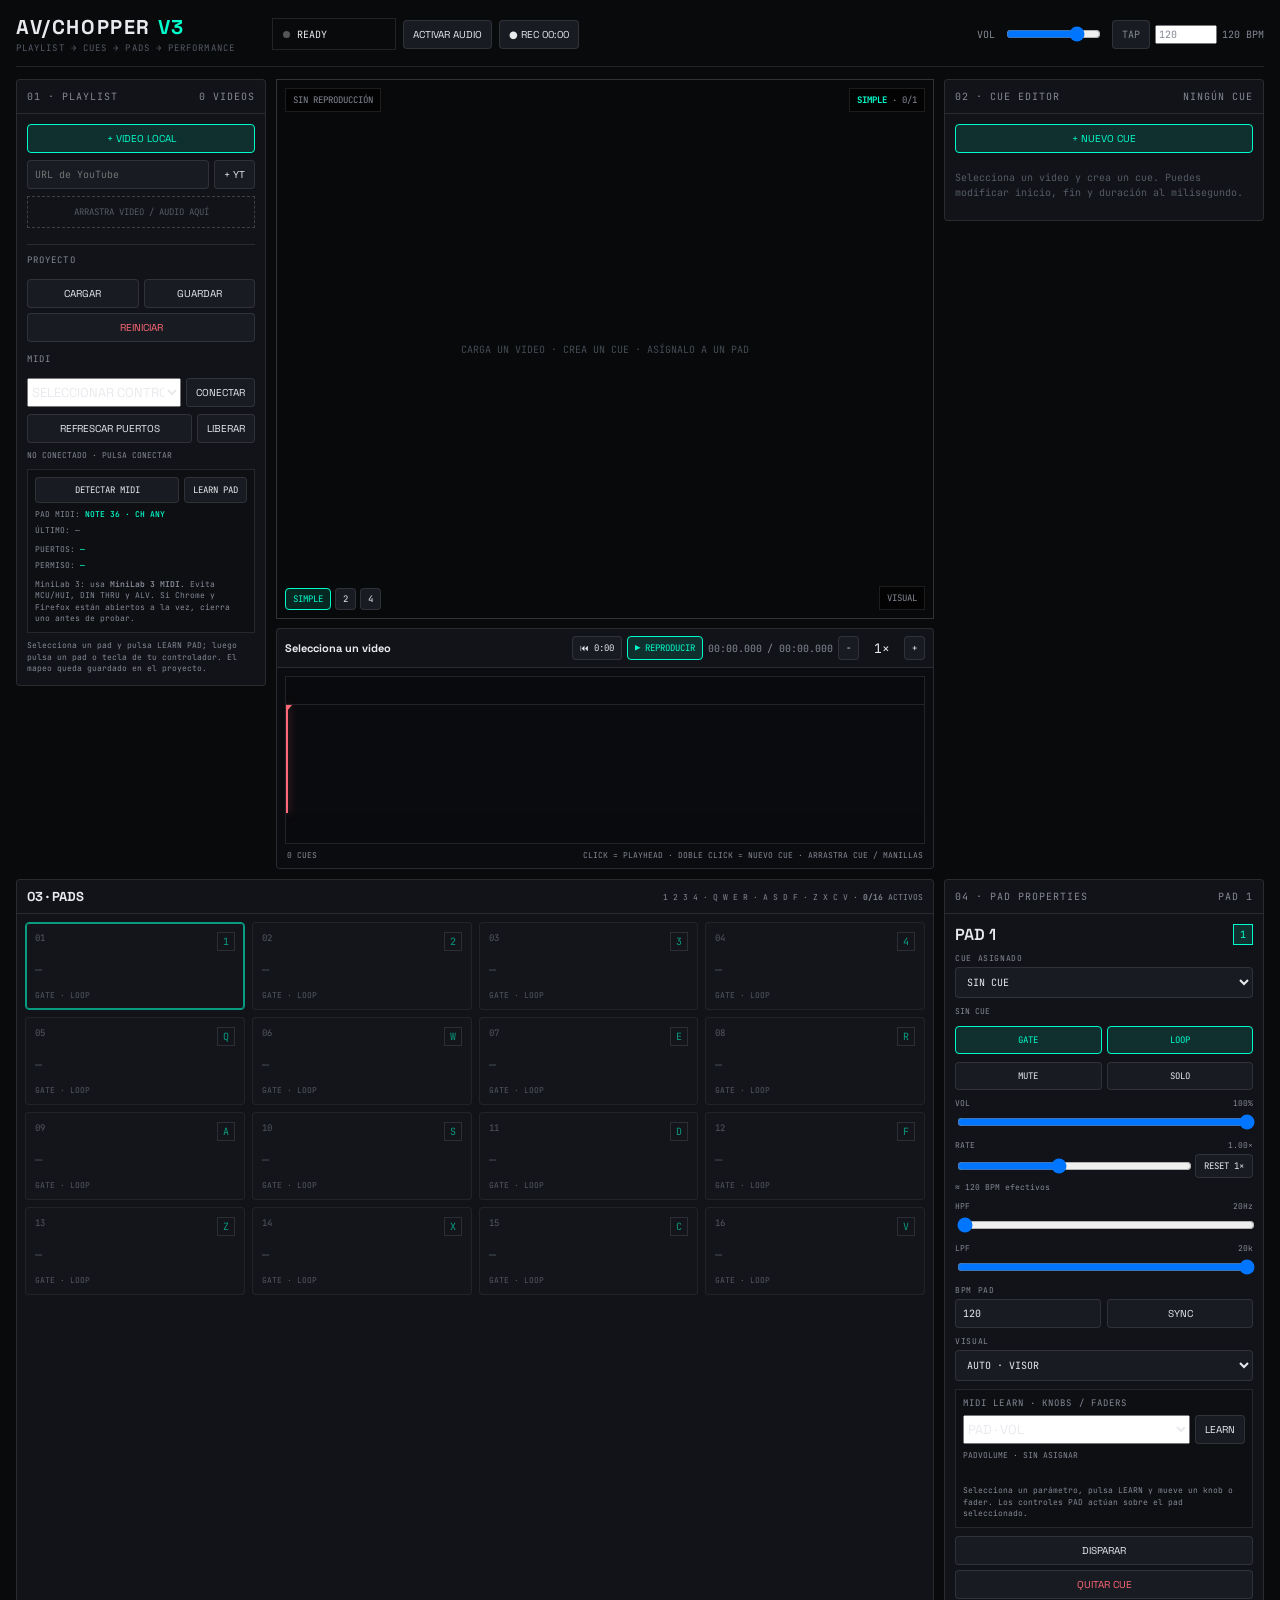
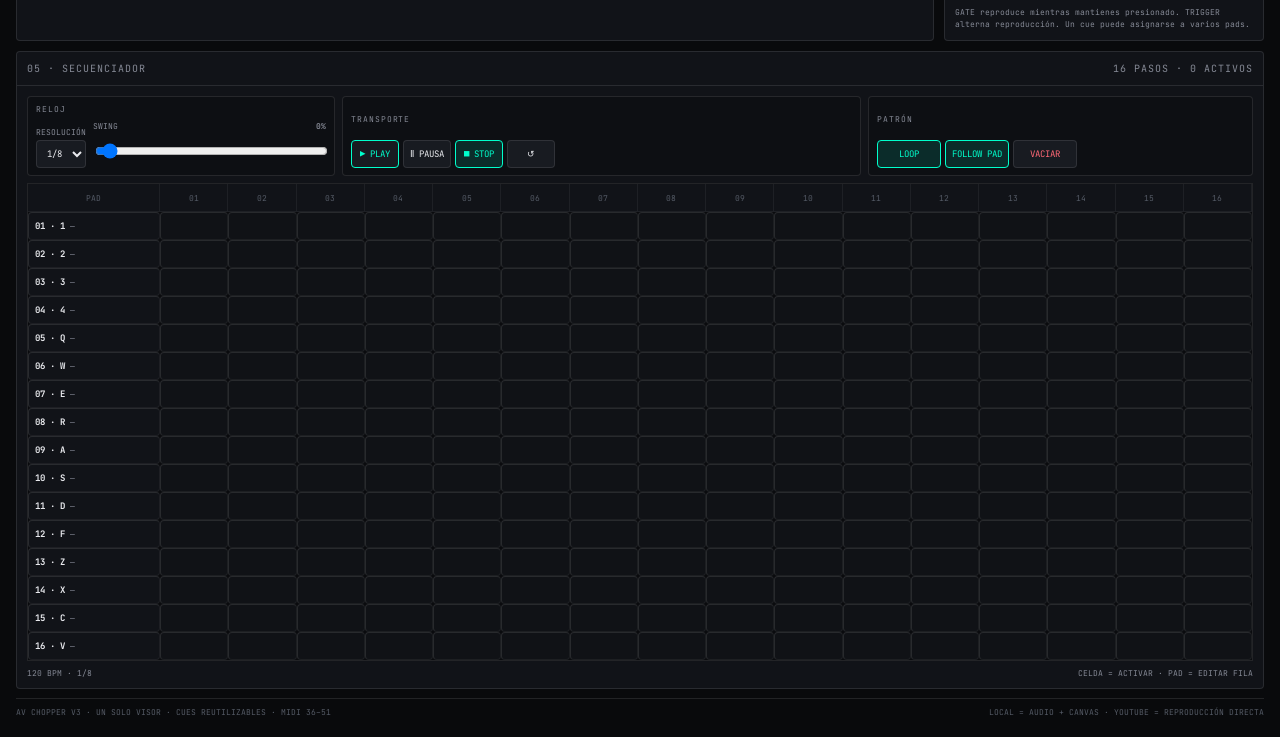
<file: index.html>
<!doctype html>
<html lang="es">
<head>
<meta charset="utf-8">
<meta name="viewport" content="width=device-width,initial-scale=1">
<title>AV Chopper V3</title>
<link rel="preconnect" href="https://fonts.googleapis.com">
<link rel="preconnect" href="https://fonts.gstatic.com" crossorigin>
<link href="https://fonts.googleapis.com/css2?family=Space+Grotesk:wght@400;500;600;700&family=JetBrains+Mono:wght@400;500;600&display=swap" rel="stylesheet">
<style>
:root{
  --bg:#090a0c;--panel:#111318;--raised:#181b21;--raised2:#20242b;--line:rgba(255,255,255,.1);--line2:rgba(255,255,255,.18);
  --text:#e9eaee;--dim:#858995;--faint:#555b66;--cyan:#00ffcc;--cyan-dim:rgba(0,255,204,.12);--green:#a7f3b7;
  --red:#ff6876;--red-dim:rgba(255,104,118,.14);--yellow:#ffcc66;--font:"Space Grotesk",system-ui,sans-serif;--mono:"JetBrains Mono",ui-monospace,monospace;--r:4px;
}
*{box-sizing:border-box}html,body{margin:0;background:var(--bg);color:var(--text);font:13px var(--font)}body{min-height:100vh}
button,input,select{font:inherit;color:inherit}button{border:1px solid var(--line);background:var(--raised);border-radius:var(--r);cursor:pointer;transition:.12s ease}button:hover{border-color:var(--line2);background:var(--raised2)}button:disabled{opacity:.38;cursor:not-allowed}button:focus-visible,input:focus-visible,select:focus-visible{outline:2px solid var(--cyan);outline-offset:2px}
.active{border-color:var(--cyan)!important;color:var(--cyan)!important;background:var(--cyan-dim)!important}.danger{color:var(--red)}.mono{font-family:var(--mono)}
.app{max-width:1800px;margin:auto;padding:14px 16px 20px}.topbar{display:grid;grid-template-columns:240px 1fr auto;gap:16px;align-items:center;padding-bottom:12px;border-bottom:1px solid var(--line);margin-bottom:12px}
.brand-title{font-size:20px;font-weight:700;letter-spacing:.08em}.brand-sub{font:9px var(--mono);color:var(--faint);letter-spacing:.12em;margin-top:2px}.transport{display:flex;align-items:center;gap:7px}.status{height:32px;display:flex;align-items:center;gap:7px;padding:0 10px;border:1px solid var(--line);font:10px var(--mono);min-width:124px}.status-dot{width:7px;height:7px;border-radius:50%;background:#555}.status-dot.on{background:var(--cyan);box-shadow:0 0 9px var(--cyan)}.rec{padding:7px 10px}.rec.recording{color:var(--red);border-color:var(--red);background:var(--red-dim)}.top-tools{display:flex;align-items:center;gap:9px;font:10px var(--mono);color:var(--dim)}.top-tools input[type=range]{width:95px}.bpm{display:flex;align-items:center;gap:5px}.bpm input{width:62px}
.workspace{display:grid;grid-template-columns:250px minmax(0,1fr) 320px;gap:10px;align-items:start}.workspace>*{min-width:0}.panel{background:var(--panel);border:1px solid var(--line);border-radius:var(--r);min-width:0}.panel-head{height:34px;display:flex;align-items:center;justify-content:space-between;padding:0 10px;border-bottom:1px solid var(--line);font:10px var(--mono);letter-spacing:.1em;color:var(--dim)}.panel-body{padding:10px}.section-title{font:9px var(--mono);color:var(--dim);letter-spacing:.12em;margin:0 0 6px}.stack{display:grid;gap:7px}.btn{padding:7px 9px;font-size:10px}.wide{width:100%}
.source-input{display:grid;grid-template-columns:1fr auto;gap:5px}.source-input input,.field input,.field select,.cue-select{width:100%;min-width:0;background:var(--raised);border:1px solid var(--line);padding:7px 7px;border-radius:var(--r);font:10px var(--mono)}.drop{padding:9px;border:1px dashed var(--line2);text-align:center;color:var(--faint);font:9px var(--mono)}.drop.drag{border-color:var(--cyan);background:var(--cyan-dim);color:var(--cyan)}
.playlist{display:grid;gap:4px;max-height:390px;overflow:auto}.playlist-row{display:grid;grid-template-columns:1fr 26px;gap:4px}.playlist-main{display:grid;grid-template-columns:8px 1fr auto;gap:7px;align-items:center;padding:8px;text-align:left;min-width:0}.playlist-row.selected .playlist-main{border-color:var(--cyan);background:var(--cyan-dim)}.source-dot{width:7px;height:7px;border-radius:50%;background:var(--cyan)}.source-dot.youtube{background:var(--red)}.playlist-name{overflow:hidden;text-overflow:ellipsis;white-space:nowrap;font:10px var(--mono)}.playlist-meta{font:8px var(--mono);color:var(--dim)}.playlist-delete{padding:0;color:var(--red)}.project-grid{display:grid;grid-template-columns:1fr 1fr;gap:5px}.project-grid .wide{grid-column:1/-1}.midi-row{display:grid;grid-template-columns:1fr auto;gap:5px}.midi-row select{min-width:0}.midi-status,.hint{font:8px var(--mono);line-height:1.45;color:var(--dim)}
.midi-card{display:grid;gap:6px;padding:7px;border:1px solid var(--line);background:#0d0f13}.midi-monitor{display:grid;gap:3px;font:8px var(--mono);color:var(--dim);min-height:29px}.midi-monitor strong{color:var(--cyan);font-weight:500}.midi-learn-row{display:grid;grid-template-columns:1fr auto;gap:5px}.midi-learn-row button{padding:6px 8px;font:9px var(--mono)}
.seq-toolbar{display:grid;grid-template-columns:minmax(250px,.8fr) minmax(390px,1.35fr) minmax(300px,1fr);gap:7px;align-items:stretch}.seq-group{display:grid;grid-template-columns:auto 1fr;align-items:end;gap:7px;padding:7px 8px;background:#0d0f13;border:1px solid var(--line);border-radius:var(--r);min-width:0}.seq-group-title{grid-column:1/-1;font:8px var(--mono);letter-spacing:.12em;color:var(--dim)}.seq-field{display:grid;gap:3px;min-width:0}.seq-field>span{display:flex;justify-content:space-between;font:8px var(--mono);color:var(--dim)}.seq-field select,.seq-field input{width:100%;background:var(--raised);border:1px solid var(--line);padding:6px;border-radius:var(--r);font:9px var(--mono)}.seq-swing{min-width:110px}.seq-button-row{display:grid;grid-template-columns:repeat(4,minmax(0,1fr));gap:4px;min-width:0}.seq-pattern-group .seq-button-row{grid-template-columns:repeat(3,minmax(0,1fr))}.seq-button-row .btn{min-width:0;padding:7px 6px;font:9px var(--mono);white-space:nowrap}.seq-primary{border-color:var(--cyan);color:var(--cyan)}.seq-grid-wrap{width:100%;overflow:auto;border:1px solid var(--line);background:#0a0b0e}.seq-grid{display:grid;grid-template-columns:132px repeat(16,minmax(32px,1fr));width:100%;min-width:644px}.seq-cell,.seq-head,.seq-label{height:28px;border-right:1px solid rgba(255,255,255,.055);border-bottom:1px solid rgba(255,255,255,.055)}.seq-head{display:grid;place-items:center;font:8px var(--mono);color:var(--faint);background:#111318;position:sticky;top:0;z-index:2}.seq-label{display:flex;align-items:center;gap:5px;padding:0 6px;font:8px var(--mono);background:#111318;position:sticky;left:0;z-index:3;overflow:hidden}.seq-label strong{font-size:9px;color:var(--text)}.seq-label span{overflow:hidden;text-overflow:ellipsis;white-space:nowrap;color:var(--dim)}.seq-cell{position:relative;padding:3px;background:#101216;cursor:pointer}.seq-cell:hover{background:#1b2027}.seq-cell.active{background:var(--cyan-dim);box-shadow:inset 0 0 0 1px var(--cyan)}.seq-cell.current{box-shadow:inset 0 0 0 1px var(--yellow)}.seq-cell.current.active{box-shadow:inset 0 0 0 1px var(--cyan),inset 0 -3px 0 var(--yellow)}.seq-dot{display:block;width:100%;height:100%;background:transparent}.seq-cell.active .seq-dot{background:var(--cyan)}.seq-summary{display:flex;justify-content:space-between;gap:8px;font:8px var(--mono);color:var(--dim)}
.center{display:grid;gap:9px;min-width:0}.visor{position:relative;height:min(48vw,540px);min-height:320px;overflow:hidden;background:#050608;border:1px solid var(--line2);contain:paint}.visor canvas{display:block;width:100%;height:100%;background:#050608}.visor-overlay{position:absolute;inset:0;pointer-events:none}.visor-top,.visor-bottom{position:absolute;left:8px;right:8px;display:flex;justify-content:space-between;align-items:flex-start;gap:8px}.visor-top{top:8px}.visor-bottom{bottom:8px;align-items:end}.visor-chip{padding:5px 7px;background:rgba(0,0,0,.65);border:1px solid var(--line);font:9px var(--mono);color:var(--dim)}.visor-chip strong{color:var(--cyan)}.visor-empty{position:absolute;inset:0;display:grid;place-items:center;text-align:center;color:#454b55;font:10px var(--mono)}.visual-buttons{display:flex;gap:4px;pointer-events:auto}.visual-buttons button{padding:4px 7px;font:9px var(--mono)}.yt-preview{position:absolute;inset:0;display:none;background:#000;pointer-events:auto}.yt-preview.show{display:block}.yt-preview iframe{width:100%;height:100%;border:0}.background-layer{position:absolute;inset:0;display:none;background:#000;z-index:1}.background-layer.show{display:block}.background-layer video{width:100%;height:100%;object-fit:cover;display:block}.background-layer iframe{width:100%;height:100%;border:0}.visor canvas{position:relative;z-index:2}.visor-overlay{z-index:3}.bg-controls{display:grid;grid-template-columns:1fr auto;gap:5px}.bg-controls select{width:100%;background:var(--raised);border:1px solid var(--line);padding:6px;border-radius:var(--r);font:9px var(--mono)}.bg-state{font:8px var(--mono);color:var(--dim);margin-top:4px}.transport-row{display:grid;grid-template-columns:1fr 1fr 1fr;gap:5px}
.timeline-panel{min-width:0;overflow:hidden}.timeline-toolbar{display:flex;align-items:center;gap:5px;padding:7px 8px;border-bottom:1px solid var(--line);min-width:0}.timeline-toolbar .title{flex:1;min-width:80px;overflow:hidden;text-overflow:ellipsis;white-space:nowrap;font-size:11px}.timeline-toolbar .time{font:10px var(--mono);color:var(--dim);white-space:nowrap}.timeline-toolbar button{padding:5px 7px;font:9px var(--mono)}.timeline-toolbar .zoom-label{min-width:35px;text-align:center}.timeline-wrap{padding:8px;background:#0b0c0f;min-width:0}.timeline-viewport{height:168px;width:100%;overflow:auto;overflow-x:auto;overflow-y:hidden;border:1px solid var(--line);background:#090a0d;min-width:0;contain:layout paint}.timeline-content{position:relative;width:100%;min-width:600px;height:136px}.ruler{position:absolute;left:0;top:0;height:28px;min-width:100%;border-bottom:1px solid var(--line);overflow:hidden}.ruler span{position:absolute;top:7px;transform:translateX(-50%);font:8px var(--mono);color:var(--faint);white-space:nowrap;pointer-events:none}.ruler i{position:absolute;top:20px;width:1px;height:8px;background:rgba(255,255,255,.12);transform:translateX(-50%);pointer-events:none}.track{position:absolute;left:0;right:0;top:28px;height:108px;background:#0a0b0e}.timeline-grid-line{position:absolute;top:28px;bottom:0;width:1px;background:rgba(255,255,255,.035);transform:translateX(-50%);pointer-events:none}.cue-layer{position:absolute;inset:16px 0 12px}.cue-block{position:absolute;top:10px;height:68px;min-width:8px;padding:7px 11px;background:var(--green);color:#07120b;border:1px solid #d6ffe0;border-radius:3px;overflow:hidden;cursor:grab;display:flex;flex-direction:column;justify-content:space-between;touch-action:none;user-select:none}.cue-block:active{cursor:grabbing}.cue-block.selected{background:var(--cyan);box-shadow:0 0 0 2px rgba(0,255,204,.2)}.cue-block strong{font-size:11px;white-space:nowrap;overflow:hidden;text-overflow:ellipsis}.cue-block small{font:8px var(--mono);white-space:nowrap}.cue-handle{position:absolute;top:0;bottom:0;width:8px;background:rgba(0,0,0,.12);opacity:0}.cue-block:hover .cue-handle,.cue-block.selected .cue-handle{opacity:.85}.cue-handle.start{left:0;cursor:ew-resize}.cue-handle.end{right:0;cursor:ew-resize}.playhead{position:absolute;top:0;bottom:0;width:2px;background:var(--red);box-shadow:0 0 8px rgba(255,104,118,.5);z-index:4;pointer-events:none}.playhead:before{content:"";position:absolute;left:-4px;top:0;border-left:5px solid transparent;border-right:5px solid transparent;border-top:6px solid var(--red)}.timeline-status{display:flex;justify-content:space-between;gap:10px;padding:6px 2px 0;color:var(--dim);font:8px var(--mono)}
.cue-panel .panel-body,.pad-panel .panel-body{display:grid;gap:8px}.cue-title{font-size:15px;font-weight:600;overflow:hidden;text-overflow:ellipsis;white-space:nowrap}.empty{padding:10px 0;color:var(--faint);font:10px var(--mono);line-height:1.45}.field{display:grid;gap:4px}.field label,.small-label{font:8px var(--mono);color:var(--dim);letter-spacing:.08em}.time-grid{display:grid;grid-template-columns:1fr 1fr;gap:6px}.time-grid .full{grid-column:1/-1}.cue-tools{display:grid;grid-template-columns:1fr 1fr;gap:5px}.cue-tools .wide{grid-column:1/-1}.assign-grid{display:grid;grid-template-columns:repeat(4,1fr);gap:4px}.assign-pad{padding:6px 3px;font:9px var(--mono);text-align:left}.assign-pad span{display:block;overflow:hidden;text-overflow:ellipsis;white-space:nowrap}.assign-pad small{display:block;margin-top:2px;color:var(--dim);font:7px var(--mono)}.assign-pad.active small{color:var(--cyan)}
.performance{display:grid;grid-template-columns:minmax(0,1fr) 320px;gap:10px;margin-top:10px}.performance>*{min-width:0}.pads-head{display:flex;align-items:center;justify-content:space-between;padding:8px 10px;border-bottom:1px solid var(--line)}.pads-head strong{font-size:13px}.pads-head span{font:8px var(--mono);color:var(--dim)}.pads-grid{display:grid;grid-template-columns:repeat(4,1fr);gap:7px;padding:8px}.pad{position:relative;min-height:88px;padding:9px;text-align:left;background:#15181d;display:grid;grid-template-columns:1fr auto;grid-template-rows:auto 1fr auto;gap:5px;overflow:hidden;touch-action:none}.pad:hover{border-color:var(--line2)}.pad.selected{border-color:var(--cyan);box-shadow:inset 0 0 0 1px var(--cyan)}.pad.playing{border-color:var(--cyan);background:var(--cyan-dim)}.pad.empty{opacity:.58}.pad-num{font:9px var(--mono);color:var(--dim)}.pad kbd{justify-self:end;padding:2px 5px;border:1px solid var(--line2);font:10px var(--mono);color:var(--cyan)}.pad strong{grid-column:1/-1;align-self:center;overflow:hidden;text-overflow:ellipsis;white-space:nowrap;font-size:12px}.pad small{grid-column:1/-1;font:8px var(--mono);color:var(--dim)}.pad i{position:absolute;left:0;bottom:0;width:100%;height:3px;background:var(--cyan);transform:scaleX(0);transform-origin:left}.pad.playing i{transform:scaleX(1)}
.pad-title-row{display:flex;align-items:center;justify-content:space-between}.pad-title{font-size:16px;font-weight:600}.key-badge{padding:3px 6px;border:1px solid var(--cyan);background:var(--cyan-dim);color:var(--cyan);font:10px var(--mono)}.seg{display:grid;grid-template-columns:1fr 1fr;gap:5px}.seg button{padding:7px;font:9px var(--mono)}.control{display:grid;gap:4px}.control-line{display:flex;justify-content:space-between;font:8px var(--mono);color:var(--dim)}.control input[type=range]{width:100%}.pad-actions{display:grid;grid-template-columns:1fr 1fr;gap:5px}.pad-actions .wide{grid-column:1/-1}.bottom{display:flex;justify-content:space-between;gap:12px;margin-top:9px;padding-top:8px;border-top:1px solid var(--line);font:8px var(--mono);color:var(--faint)}
.toast{position:fixed;right:18px;bottom:18px;z-index:20;padding:10px 13px;background:#16191f;border:1px solid var(--line2);font:9px var(--mono);opacity:0;transform:translateY(8px);pointer-events:none;transition:.15s}.toast.show{opacity:1;transform:none}[hidden]{display:none!important}
.rate-row{display:grid;grid-template-columns:1fr auto;gap:5px;align-items:center}.rate-row button{padding:5px 8px;font:9px var(--mono);white-space:nowrap}
.seq-row{display:grid;grid-template-columns:18px 1fr 56px auto auto auto;gap:5px;align-items:center;padding:6px 7px;background:var(--raised);border:1px solid var(--line)}.seq-row.active{border-color:var(--cyan);background:var(--cyan-dim)}.seq-row input{width:100%;min-width:0;background:var(--raised2);border:1px solid var(--line);padding:4px;border-radius:var(--r);font:9px var(--mono)}.seq-row button{padding:3px 6px;font:9px var(--mono)}.seq-index{font:8px var(--mono);color:var(--dim)}.seq-pad{font:10px var(--mono);overflow:hidden;text-overflow:ellipsis;white-space:nowrap}
@media(max-width:1250px){.seq-toolbar{grid-template-columns:1fr 1fr}.seq-pattern-group{grid-column:1/-1}.workspace{grid-template-columns:220px minmax(0,1fr)}.cue-panel{grid-column:1/-1}.performance{grid-template-columns:1fr}.pad-panel{grid-column:1/-1}}
@media(max-width:900px){.seq-toolbar{grid-template-columns:1fr}.seq-pattern-group{grid-column:auto}.seq-group{grid-template-columns:1fr}.workspace{grid-template-columns:1fr}.topbar{display:flex;flex-wrap:wrap}.transport{width:100%;order:3}.top-tools{margin-left:auto}.visor{height:56vw;min-height:270px}.pads-grid{grid-template-columns:repeat(2,1fr)}.assign-grid{grid-template-columns:repeat(4,1fr)}}
@media(prefers-reduced-motion:reduce){*{transition:none!important}}
</style>
</head>
<body>
<div class="app">
<header class="topbar">
  <div><div class="brand-title">AV/CHOPPER <span style="color:var(--cyan)">V3</span></div><div class="brand-sub">PLAYLIST → CUES → PADS → PERFORMANCE</div></div>
  <div class="transport">
    <div class="status"><span id="statusDot" class="status-dot"></span><span id="statusText">READY</span></div>
    <button id="audioStartButton" class="btn">ACTIVAR AUDIO</button>
    <button id="recordButton" class="btn rec">● REC <span id="recordingTimer">00:00</span></button>
  </div>
  <div class="top-tools">
    <span>VOL</span><input id="masterVolume" type="range" min="0" max="1" step=".01" value=".8">
    <div class="bpm"><button id="globalTapButton" class="btn">TAP</button><input id="globalBpm" type="number" min="30" max="300" value="120"><span id="globalBpmValue">120 BPM</span></div>
  </div>
</header>

<main class="workspace">
  <aside class="panel playlist-panel">
    <div class="panel-head"><span>01 · PLAYLIST</span><span id="playlistCount">0 VIDEOS</span></div>
    <div class="panel-body stack">
      <button id="addLocalVideoButton" class="btn wide active">+ VIDEO LOCAL</button>
      <div class="source-input"><input id="youtubeUrlInput" placeholder="URL de YouTube"><button id="addYoutubeVideoButton" class="btn">+ YT</button></div>
      <div id="videoDropZone" class="drop">ARRASTRA VIDEO / AUDIO AQUÍ</div>
      <div id="playlistList" class="playlist"></div>
      <div id="selectedVideoActions" class="project-grid" hidden><button id="renameVideoButton" class="btn">RENOMBRAR</button><button id="relinkVideoButton" class="btn">VINCULAR</button><button id="removeVideoButton" class="btn wide danger">ELIMINAR VIDEO</button></div>
      <hr style="border:0;border-top:1px solid var(--line);width:100%;margin:2px 0">
      <div class="section-title">PROYECTO</div>
      <div class="project-grid"><button id="loadProjectButton" class="btn">CARGAR</button><button id="saveProjectButton" class="btn">GUARDAR</button><button id="clearProjectButton" class="btn wide danger">REINICIAR</button></div>
      <div class="section-title" style="margin-top:4px">MIDI</div>
      <div class="midi-row"><select id="midiInputSelect"><option value="">SELECCIONAR CONTROLADOR</option></select><button id="midiConnectButton" class="btn">CONECTAR</button></div>
      <div class="midi-row"><button id="midiRefreshButton" class="btn">REFRESCAR PUERTOS</button><button id="midiReleaseButton" class="btn">LIBERAR</button></div>
      <div id="midiStatus" class="midi-status">NO CONECTADO · PULSA CONECTAR</div>
      <div class="midi-card">
        <div class="midi-learn-row"><button id="midiDetectButton" class="btn">DETECTAR MIDI</button><button id="midiLearnButton" class="btn">LEARN PAD</button></div>
        <div class="midi-monitor"><div>PAD MIDI: <strong id="midiPadMapping">NOTE 36 · CH ANY</strong></div><div>ÚLTIMO: <span id="midiLastMessage">—</span></div></div>
        <div class="midi-monitor"><div>PUERTOS: <strong id="midiPortInfo">—</strong></div><div>PERMISO: <strong id="midiPermissionInfo">—</strong></div></div>
        <div class="hint">MiniLab 3: usa <b>MiniLab 3 MIDI</b>. Evita MCU/HUI, DIN THRU y ALV. Si Chrome y Firefox están abiertos a la vez, cierra uno antes de probar.</div>
      </div>
      <div class="hint">Selecciona un pad y pulsa LEARN PAD; luego pulsa un pad o tecla de tu controlador. El mapeo queda guardado en el proyecto.</div>
    </div>
  </aside>

  <section class="center">
    <div class="visor">
      <canvas id="outputCanvas" width="1280" height="720"></canvas>
      <div id="backgroundLayer" class="background-layer"></div>
      <div class="visor-overlay">
        <div class="visor-top"><div class="visor-chip" id="visorContext">SIN REPRODUCCIÓN</div><div class="visor-chip"><strong id="visualizerModeLabel">SIMPLE</strong> · <span id="visualSourceCount">0/1</span></div></div>
        <div id="visualizerPlaceholder" class="visor-empty">CARGA UN VIDEO · CREA UN CUE · ASÍGNALO A UN PAD</div>
        <div id="ytPreview" class="yt-preview"></div>
        <div class="visor-bottom"><div id="visualizerModeButtons" class="visual-buttons"><button data-mode="simple" class="active">SIMPLE</button><button data-mode="split2">2</button><button data-mode="split4">4</button></div><div class="visor-chip">VISUAL</div></div>
      </div>
    </div>

    <section class="panel timeline-panel">
      <div class="timeline-toolbar">
        <strong id="timelineTitle" class="title">Selecciona un video</strong>
        <button id="transportGoStart">⏮ 0:00</button>
        <button id="transportPlayPause" class="active">▶ REPRODUCIR</button>
        <span id="playheadTimeLabel" class="time">00:00.000</span><span class="time">/ <span id="timelineDuration">00:00.000</span></span>
        <button id="timelineZoomOut">−</button><span id="timelineZoomLevel" class="zoom-label mono">1×</span><button id="timelineZoomIn">+</button>
      </div>
      <div class="timeline-wrap">
        <div id="timelineViewport" class="timeline-viewport">
          <div id="timelineContent" class="timeline-content">
            <div id="timelineRuler" class="ruler"></div>
            <div id="timelineTrack" class="track"><div id="timelineCues" class="cue-layer"></div><div id="timelinePlayhead" class="playhead"></div></div>
          </div>
        </div>
        <div class="timeline-status"><span id="timelineStatus">0 CUES</span><span>CLICK = PLAYHEAD · DOBLE CLICK = NUEVO CUE · ARRASTRA CUE / MANILLAS</span></div>
      </div>
    </section>
  </section>

  <aside class="panel cue-panel">
    <div class="panel-head"><span>02 · CUE EDITOR</span><span id="selectedCueLabel">NINGÚN CUE</span></div>
    <div class="panel-body">
      <button id="cueNewButton" class="btn wide active">+ NUEVO CUE</button>
      <div id="cuePropsEmpty" class="empty">Selecciona un video y crea un cue. Puedes modificar inicio, fin y duración al milisegundo.</div>
      <div id="cuePropsForm" hidden>
        <div class="cue-title" id="cueEditorTitle">Cue</div>
        <div class="bg-controls" style="margin-bottom:8px"><button id="cueBackgroundButton" class="btn">▶ BACKGROUND CUE</button><button id="cueBackgroundStop" class="btn danger">■</button></div>
        <div id="cueBackgroundState" class="bg-state">SIN BACKGROUND · el cue se reproduce en loop, sin audio</div>
        <div class="field"><label>NOMBRE</label><input id="cueNameInput"></div>
        <div class="time-grid">
          <div class="field"><label>INICIO</label><input id="cueStartInput" class="mono" placeholder="00:00.000"></div>
          <div class="field"><label>FIN</label><input id="cueEndInput" class="mono" placeholder="00:00.000"></div>
          <div class="field full"><label>DURACIÓN</label><input id="cueDurationInput" class="mono" placeholder="00:02.000"></div>
        </div>
        <div class="field"><label>IMAGEN DE REEMPLAZO (URL, OPCIONAL)</label><input id="cueImageInput" class="mono" placeholder="https://... (mantiene el audio)"></div>
        <div class="cue-tools"><button id="cuePreviewButton" class="btn wide active">▶ PREVIEW CUE</button><button id="cueGoStartButton" class="btn">IR A INICIO</button><button id="cueGoEndButton" class="btn">IR A FIN</button><button id="cueDuplicateButton" class="btn">DUPLICAR</button><button id="cueSplitButton" class="btn">DIVIDIR PLAYHEAD</button><button id="cueMergeButton" class="btn">UNIR SIGUIENTE</button><button id="cueDeleteButton" class="btn danger wide">BORRAR CUE</button></div>
        <div class="section-title" style="margin-top:2px">DIVISIÓN DEL VIDEO</div>
        <div class="cue-tools"><button id="cueDivide2" class="btn">2 PARTES</button><button id="cueDivide4" class="btn">4 PARTES</button><button id="cueDivide8" class="btn wide">8 PARTES</button></div>
        <div class="section-title" style="margin-top:2px">ASIGNAR A PADS</div>
        <div id="cuePadAssignGrid" class="assign-grid"></div>
      </div>
    </div>
  </aside>
</main>

<section class="performance">
  <section class="panel pads-panel">
    <div class="pads-head"><strong>03 · PADS</strong><span>1 2 3 4 · Q W E R · A S D F · Z X C V · <b id="activePadCount">0/16</b> ACTIVOS</span></div>
    <div id="padsGrid" class="pads-grid"></div>
  </section>
  <aside class="panel pad-panel">
    <div class="panel-head"><span>04 · PAD PROPERTIES</span><span id="padSelectedLabel">PAD 1</span></div>
    <div class="panel-body">
      <div class="pad-title-row"><div id="padDetailTitle" class="pad-title">PAD 1</div><div id="padKeyLabel" class="key-badge">1</div></div>
      <div class="field"><label>CUE ASIGNADO</label><select id="padCueSelect" class="cue-select"></select></div>
      <div id="padCueLabel" class="hint">SIN CUE</div>
      <div class="seg"><button id="padModeButton" class="active">GATE</button><button id="padLoopButton" class="active">LOOP</button></div>
      <div class="seg"><button id="padMuteButton">MUTE</button><button id="padSoloButton">SOLO</button></div>
      <div class="control"><div class="control-line"><span>VOL</span><span id="padVolumeOutput">100%</span></div><input id="padVolumeInput" type="range" min="0" max="1" step=".01" value="1"></div>
      <div class="control"><div class="control-line"><span>RATE</span><span id="padRateOutput">1.00×</span></div><div class="rate-row"><input id="padRateInput" type="range" min=".25" max="2" step=".01" value="1"><button id="padRateResetButton" type="button" class="btn">RESET 1×</button></div><div id="padRateBpmHint" class="hint" style="margin:0">≈ 120 BPM efectivos</div></div>
      <div class="control"><div class="control-line"><span>HPF</span><span id="padHPOutput">20Hz</span></div><input id="padHPInput" type="range" min="0" max="1" step=".001" value="0"></div>
      <div class="control"><div class="control-line"><span>LPF</span><span id="padLPOutput">20k</span></div><input id="padLPInput" type="range" min="0" max="1" step=".001" value="1"></div>
      <div class="time-grid"><div class="field"><label>BPM PAD</label><input id="padBpmInput" type="number" min="20" max="400" value="120"></div><div class="field" style="align-self:end"><button id="padSyncButton" class="btn wide">SYNC</button></div></div>
      <div class="field"><label>VISUAL</label><select id="padVisualSelect"><option value="auto">AUTO · VISOR</option><option value="visible">VISIBLE · PRIORIDAD</option><option value="hidden">HIDDEN · SOLO AUDIO</option></select></div>
      <div class="midi-card">
        <div class="section-title" style="margin:0">MIDI LEARN · KNOBS / FADERS</div>
        <div class="midi-row"><select id="midiControlTarget">
          <option value="padVolume">PAD · VOL</option>
          <option value="padHP">PAD · HPF</option>
          <option value="padLP">PAD · LPF</option>
          <option value="padRate">PAD · RATE</option>
          <option value="padBpm">PAD · BPM</option>
          <option value="master">MASTER</option>
          <option value="globalBpm">GLOBAL · BPM</option>
        </select><button id="midiLearnControlButton" class="btn">LEARN</button></div>
        <div id="midiControlMapping" class="midi-monitor">SIN ASIGNAR</div>
        <div class="hint">Selecciona un parámetro, pulsa LEARN y mueve un knob o fader. Los controles PAD actúan sobre el pad seleccionado.</div>
      </div>
      <div class="pad-actions"><button id="padTriggerButton" class="btn wide">DISPARAR</button><button id="padUnassignButton" class="btn danger wide">QUITAR CUE</button></div>
      <div class="hint">GATE reproduce mientras mantienes presionado. TRIGGER alterna reproducción. Un cue puede asignarse a varios pads.</div>
    </div>
  </aside>
</section>

<section class="panel sequencer-panel" style="margin-top:10px">
  <div class="panel-head"><span>05 · SECUENCIADOR</span><span id="seqStatus">16 PASOS · 0 ACTIVOS</span></div>
  <div class="panel-body stack">
    <div class="seq-toolbar">
      <div class="seq-group seq-clock">
        <div class="seq-group-title">RELOJ</div>
        <label class="seq-field"><span>RESOLUCIÓN</span><select id="seqDivision"><option value="1/8">1/8</option><option value="1/4">1/4</option><option value="1/2">1/2</option><option value="1/1">1/1</option></select></label>
        <label class="seq-field seq-swing"><span>SWING <b id="seqSwingOutput">0%</b></span><input id="seqSwing" type="range" min="0" max="50" value="0" step="1"></label>
      </div>
      <div class="seq-group seq-transport-group">
        <div class="seq-group-title">TRANSPORTE</div>
        <div class="seq-button-row">
          <button id="seqPlayButton" type="button" class="btn seq-primary">▶ PLAY</button>
          <button id="seqPauseButton" type="button" class="btn">Ⅱ PAUSA</button>
          <button id="seqStopButton" type="button" class="btn">■ STOP</button>
          <button id="seqRestartButton" type="button" class="btn">↺</button>
        </div>
      </div>
      <div class="seq-group seq-pattern-group">
        <div class="seq-group-title">PATRÓN</div>
        <div class="seq-button-row">
          <button id="seqLoopButton" type="button" class="btn active">LOOP</button>
          <button id="seqFollowButton" type="button" class="btn active">FOLLOW PAD</button>
          <button id="seqClearButton" type="button" class="btn danger">VACIAR</button>
        </div>
      </div>
    </div>
    <div id="seqGridWrap" class="seq-grid-wrap"><div id="seqGrid" class="seq-grid"></div></div>
    <div class="seq-summary"><span id="seqPatternInfo">120 BPM · 1/8</span><span>CELDA = ACTIVAR · PAD = EDITAR FILA</span></div>  </div>
</section>

<div class="bottom"><span>AV CHOPPER V3 · UN SOLO VISOR · CUES REUTILIZABLES · MIDI 36–51</span><span>LOCAL = AUDIO + CANVAS · YOUTUBE = REPRODUCCIÓN DIRECTA</span></div>

<input id="mediaFileInput" type="file" accept="video/*,audio/*" hidden>
<input id="relinkFileInput" type="file" accept="video/*,audio/*" hidden>
<input id="projectFileInput" type="file" accept="application/json" hidden>
<div id="videoBank" hidden></div>
<div id="toastRegion" class="toast"></div>

<script>
"use strict";

/* ==========================================================
   AV CHOPPER V3 — REFACTORED CORE
   Arquitectura:
   PLAYLIST → CUES → PADS → PERFORMANCE
                  ↘ SECUENCIADOR
   El playhead pertenece al EDITOR. La performance es independiente.
========================================================== */

const CONFIG = {
  PAD_COUNT: 16,
  SEQ_STEPS: 16,
  KEY_MAP: ["1","2","3","4","q","w","e","r","a","s","d","f","z","x","c","v"],
  MIDI_BASE: 36,
  DEFAULT_BPM: 120,
  DEFAULT_MASTER: 0.8,
  NEW_CUE: 2,
  MIN_CUE: 0.05,
  MIN_RATE: 0.25,
  MAX_RATE: 2,
  VIS_LIMIT: { simple: 1, split2: 2, split4: 4 },
  ZOOM_MAX: 16,
  SEQ_DIVISIONS: {
    "1/8": 0.5,
    "1/4": 1,
    "1/2": 2,
    "1/1": 4
  },
  SEQ_LOOKAHEAD: 0.10,
  SEQ_SCHEDULER_MS: 25
};

const $ = id => document.getElementById(id);
let uid = 0;

function makeId(prefix) {
  uid += 1;
  return `${prefix}-${Date.now().toString(36)}-${uid.toString(36)}`;
}

const clamp = (v, a, b) => Math.min(b, Math.max(a, v));
const cueDuration = c => Math.max(0, c.endTime - c.startTime);

function fmt(seconds) {
  const s = Math.max(0, Number(seconds) || 0);
  const m = Math.floor(s / 60);
  const sec = s - m * 60;
  return `${String(m).padStart(2, "0")}:${sec.toFixed(3).padStart(6, "0")}`;
}

function parseTime(value) {
  if (typeof value === "number" && Number.isFinite(value)) return Math.max(0, value);
  const s = String(value ?? "").trim();
  if (!s) return 0;
  if (/^\d+(?::\d{1,2}(?:\.\d{1,3})?)?$/.test(s)) {
    if (!s.includes(":")) return Math.max(0, Number(s));
    const [m, sec] = s.split(":");
    return Math.max(0, (Number(m) || 0) * 60 + (Number(sec) || 0));
  }
  return Math.max(0, Number(s) || 0);
}

function escapeHTML(value) {
  return String(value).replace(/[&<>"']/g, char => ({
    "&": "&amp;",
    "<": "&lt;",
    ">": "&gt;",
    '"': "&quot;",
    "'": "&#039;"
  }[char]));
}

function makeVideo(data = {}) {
  return {
    id: data.id || makeId("video"),
    name: data.name || data.fileName || "Video",
    sourceType: data.sourceType === "youtube" ? "youtube" : "local",
    mediaKind: data.mediaKind || "video",
    sourceUrl: data.sourceUrl || null,
    fileName: data.fileName || "",
    youtubeId: data.youtubeId || "",
    duration: Number(data.duration) || 0,
    linked: data.sourceType === "youtube" ? true : !!data.sourceUrl,
    cues: Array.isArray(data.cues) ? data.cues : [],
    editorEl: null,
    editorSource: null,
    editorGain: null
  };
}

function makeCue(videoId, start = 0, end = 2, name = "Cue") {
  return {
    id: makeId("cue"),
    videoId,
    name,
    startTime: start,
    endTime: end,
    imageUrl: null
  };
}

function makePad(index) {
  return {
    id: index + 1,
    key: CONFIG.KEY_MAP[index],
    midiType: "note",
    midiNote: CONFIG.MIDI_BASE + index,
    midiCC: index < 8 ? 102 + index : null,
    midiChannel: null,
    cueId: null,
    playMode: "gate",
    loop: true,
    volume: 1,
    muted: false,
    solo: false,
    highPass: 20,
    lowPass: 20000,
    playbackRate: 1,
    visualMode: "auto",
    bpm: CONFIG.DEFAULT_BPM,
    sync: false,
    playing: false,
    token: 0,
    engine: null,
    audioSource: null,
    hp: null,
    lp: null,
    gain: null,
    sequenceOwned: false
  };
}

const videos = [];
const pads = Array.from({ length: CONFIG.PAD_COUNT }, (_, i) => makePad(i));

function makeSequenceStep() {
  return { pads: [] };
}

const state = {
  selectedVideoId: null,
  selectedCueId: null,
  selectedPadId: 1,
  playhead: 0,
  zoom: 1,

  visualizerMode: "simple",
  visualSources: [],
  backgroundCueId: null,
  backgroundEngine: null,

  master: CONFIG.DEFAULT_MASTER,
  bpm: CONFIG.DEFAULT_BPM,

  midiAccess: null,
  midiInputId: "",
  midiConnected: false,
  midiLearnPadId: null,
  midiLearnControl: null,
  midiDetecting: false,
  midiControlMappings: {
    padVolume: null,
    padHP: null,
    padLP: null,
    padRate: null,
    padBpm: null,
    master: null,
    globalBpm: null
  },

  preview: {
    videoId: null,
    cueId: null,
    playing: false,
    end: 0,
    type: null,
    timer: null
  },

  recording: false,
  recorder: null,
  chunks: [],
  recordDest: null,
  recordStream: null,
  recTimer: null,
  recStart: 0,

  tapTimes: [],
  scrubbing: false,
  lastYTPoll: 0,

  sequencer: {
    pattern: Array.from({ length: CONFIG.SEQ_STEPS }, () => makeSequenceStep()),
    division: "1/8",
    swing: 0,
    playing: false,
    paused: false,
    index: -1,
    loop: true,
    followPad: true,
    schedulerTimer: null,
    nextDue: 0,
    cursor: -1,
    scheduleToken: 0,
    activePads: new Set()
  }
};

let audioCtx = null;
let masterGain = null;
let ytApiPromise = null;
const imageCache = new Map();

const dom = {
  statusDot: $("statusDot"),
  statusText: $("statusText"),
  audioStart: $("audioStartButton"),
  record: $("recordButton"),
  recordTimer: $("recordingTimer"),
  master: $("masterVolume"),
  bpm: $("globalBpm"),
  bpmValue: $("globalBpmValue"),
  tap: $("globalTapButton"),

  playlistCount: $("playlistCount"),
  addLocal: $("addLocalVideoButton"),
  addYT: $("addYoutubeVideoButton"),
  ytUrl: $("youtubeUrlInput"),
  drop: $("videoDropZone"),
  playlist: $("playlistList"),
  selectedVideoActions: $("selectedVideoActions"),
  renameVideo: $("renameVideoButton"),
  relinkVideo: $("relinkVideoButton"),
  removeVideo: $("removeVideoButton"),
  clear: $("clearProjectButton"),
  save: $("saveProjectButton"),
  load: $("loadProjectButton"),
  projectFile: $("projectFileInput"),
  relinkFile: $("relinkFileInput"),

  midiConnect: $("midiConnectButton"),
  midiRefresh: $("midiRefreshButton"),
  midiRelease: $("midiReleaseButton"),
  midiDetect: $("midiDetectButton"),
  midiLearn: $("midiLearnButton"),
  midiSelect: $("midiInputSelect"),
  midiStatus: $("midiStatus"),
  midiPortInfo: $("midiPortInfo"),
  midiPermissionInfo: $("midiPermissionInfo"),
  midiPadMapping: $("midiPadMapping"),
  midiLastMessage: $("midiLastMessage"),
  midiControlTarget: $("midiControlTarget"),
  midiLearnControl: $("midiLearnControlButton"),
  midiControlMapping: $("midiControlMapping"),

  backgroundLayer: $("backgroundLayer"),
  cueBackground: $("cueBackgroundButton"),
  cueBackgroundStop: $("cueBackgroundStop"),
  cueBackgroundState: $("cueBackgroundState"),

  visorContext: $("visorContext"),
  canvas: $("outputCanvas"),
  placeholder: $("visualizerPlaceholder"),
  ytPreview: $("ytPreview"),
  visualBtns: $("visualizerModeButtons"),
  visualModeLabel: $("visualizerModeLabel"),
  visualCount: $("visualSourceCount"),

  timelineTitle: $("timelineTitle"),
  timelineViewport: $("timelineViewport"),
  timelineContent: $("timelineContent"),
  timelineRuler: $("timelineRuler"),
  cues: $("timelineCues"),
  playhead: $("timelinePlayhead"),
  timelineStatus: $("timelineStatus"),
  timelinePlay: $("transportPlayPause"),
  timelineStart: $("transportGoStart"),
  timelineTime: $("playheadTimeLabel"),
  timelineDuration: $("timelineDuration"),
  zoomOut: $("timelineZoomOut"),
  zoomLevel: $("timelineZoomLevel"),
  zoomIn: $("timelineZoomIn"),

  cueNew: $("cueNewButton"),
  cueLabel: $("selectedCueLabel"),
  cueEmpty: $("cuePropsEmpty"),
  cueForm: $("cuePropsForm"),
  cueEditorTitle: $("cueEditorTitle"),
  cueName: $("cueNameInput"),
  cueStart: $("cueStartInput"),
  cueEnd: $("cueEndInput"),
  cueDur: $("cueDurationInput"),
  cueImage: $("cueImageInput"),
  cuePreview: $("cuePreviewButton"),
  cueStartBtn: $("cueGoStartButton"),
  cueEndBtn: $("cueGoEndButton"),
  cueDup: $("cueDuplicateButton"),
  cueSplit: $("cueSplitButton"),
  cueMerge: $("cueMergeButton"),
  cueDelete: $("cueDeleteButton"),
  cueDivide2: $("cueDivide2"),
  cueDivide4: $("cueDivide4"),
  cueDivide8: $("cueDivide8"),
  cueAssign: $("cuePadAssignGrid"),

  padsGrid: $("padsGrid"),
  activePads: $("activePadCount"),
  padSelectedLabel: $("padSelectedLabel"),
  padTitle: $("padDetailTitle"),
  padKey: $("padKeyLabel"),
  padCueSelect: $("padCueSelect"),
  padCue: $("padCueLabel"),
  padTrigger: $("padTriggerButton"),
  padMode: $("padModeButton"),
  padLoop: $("padLoopButton"),
  padMute: $("padMuteButton"),
  padSolo: $("padSoloButton"),
  padVol: $("padVolumeInput"),
  padVolOut: $("padVolumeOutput"),
  padHP: $("padHPInput"),
  padHPOut: $("padHPOutput"),
  padLP: $("padLPInput"),
  padLPOut: $("padLPOutput"),
  padRate: $("padRateInput"),
  padRateOut: $("padRateOutput"),
  padRateReset: $("padRateResetButton"),
  padRateBpm: $("padRateBpmHint"),
  padBpm: $("padBpmInput"),
  padSync: $("padSyncButton"),
  padVisual: $("padVisualSelect"),
  padUnassign: $("padUnassignButton"),

  videoBank: $("videoBank"),
  mediaFile: $("mediaFileInput"),
  projectFileInput: $("projectFileInput"),
  relinkFileInput: $("relinkFileInput"),
  toast: $("toastRegion"),

  seqStatus: $("seqStatus"),
  seqGrid: $("seqGrid"),
  seqDivision: $("seqDivision"),
  seqSwing: $("seqSwing"),
  seqSwingOutput: $("seqSwingOutput"),
  seqFollow: $("seqFollowButton"),
  seqPlay: $("seqPlayButton"),
  seqPause: $("seqPauseButton"),
  seqStop: $("seqStopButton"),
  seqRestart: $("seqRestartButton"),
  seqLoop: $("seqLoopButton"),
  seqClear: $("seqClearButton"),
  seqPatternInfo: $("seqPatternInfo")
};

function status(text, on = false) {
  dom.statusText.textContent = text;
  dom.statusDot.classList.toggle("on", on);
}

function toast(text) {
  dom.toast.textContent = text;
  dom.toast.classList.add("show");
  clearTimeout(toast.timer);
  toast.timer = setTimeout(() => dom.toast.classList.remove("show"), 2300);
}

function getVideo(id) {
  return videos.find(v => v.id === id) || null;
}

function getCue(id) {
  if (!id) return null;
  for (const v of videos) {
    const cue = v.cues.find(c => c.id === id);
    if (cue) return cue;
  }
  return null;
}

function getPad(id) {
  return pads.find(p => p.id === Number(id)) || null;
}

function selectedVideo() {
  return getVideo(state.selectedVideoId);
}

function selectedCue() {
  return getCue(state.selectedCueId);
}

function cueVideo(cue) {
  return cue ? getVideo(cue.videoId) : null;
}

function selectedPad() {
  return getPad(state.selectedPadId);
}

/* ==========================================================
   AUDIO
========================================================== */

async function ensureAudio() {
  if (!audioCtx) {
    const AudioCtor = window.AudioContext || window.webkitAudioContext;
    if (!AudioCtor) {
      status("AUDIO NO SOPORTADO");
      throw new Error("AudioContext no soportado");
    }

    audioCtx = new AudioCtor();
    masterGain = audioCtx.createGain();
    masterGain.gain.value = state.master;
    masterGain.connect(audioCtx.destination);
  }

  if (audioCtx.state === "suspended") {
    await audioCtx.resume();
  }

  videos.forEach(v => {
    if (v.editorEl) connectEditorAudio(v, v.editorEl);
  });

  pads.forEach(p => {
    if (p.engine?.kind === "local" && p.engine.videoEl) {
      connectPadAudio(p, p.engine.videoEl);
    }
  });

  dom.audioStart.textContent = "AUDIO ✓";
  dom.audioStart.classList.add("active");
}

function connectEditorAudio(video, el) {
  if (!audioCtx || video.editorSource) return;

  try {
    video.editorSource = audioCtx.createMediaElementSource(el);
    video.editorGain = audioCtx.createGain();
    video.editorGain.gain.value = 0.9;
    video.editorSource.connect(video.editorGain).connect(masterGain);
  } catch (error) {
    console.error("Editor audio connection", error);
  }
}

function connectPadAudio(pad, el) {
  if (!audioCtx || pad.audioSource) return;

  try {
    pad.audioSource = audioCtx.createMediaElementSource(el);
    pad.hp = audioCtx.createBiquadFilter();
    pad.lp = audioCtx.createBiquadFilter();
    pad.gain = audioCtx.createGain();

    pad.hp.type = "highpass";
    pad.lp.type = "lowpass";

    pad.hp.frequency.value = pad.highPass;
    pad.lp.frequency.value = pad.lowPass;

    pad.audioSource
      .connect(pad.hp)
      .connect(pad.lp)
      .connect(pad.gain)
      .connect(masterGain);

    updatePadGain(pad);
  } catch (error) {
    console.error("Pad audio connection", error);
    toast(`PAD ${pad.id}: no se pudo conectar el audio`);
  }
}

function updatePadGain(pad) {
  const hasSolo = pads.some(p => p.solo);
  const gain = pad.muted || (hasSolo && !pad.solo) ? 0 : clamp(pad.volume, 0, 1);

  if (pad.gain && audioCtx) {
    pad.gain.gain.setTargetAtTime(gain, audioCtx.currentTime, 0.01);
  }

  updateYTVolume(pad);
}

function updateAllGains() {
  pads.forEach(updatePadGain);
}

function destroyPadEngine(pad) {
  pad.token += 1;

  if (pad.audioSource) {
    try { pad.audioSource.disconnect(); } catch {}
  }

  [pad.hp, pad.lp, pad.gain].forEach(node => {
    if (node) {
      try { node.disconnect(); } catch {}
    }
  });

  if (pad.engine?.videoEl) {
    try {
      pad.engine.videoEl.pause();
      pad.engine.videoEl.remove();
    } catch {}
  }

  if (pad.engine?.player) {
    try { pad.engine.player.destroy(); } catch {}
  }

  if (pad.engine?.host) {
    try { pad.engine.host.remove(); } catch {}
  }

  pad.audioSource = null;
  pad.hp = null;
  pad.lp = null;
  pad.gain = null;
  pad.engine = null;
  pad.playing = false;
  pad.sequenceOwned = false;

  removeVisual(pad.id);
}

/* ==========================================================
   PLAYBACK
========================================================== */

function findPadCue(pad) {
  return getCue(pad.cueId);
}

function effectiveRate(pad) {
  if (!pad.sync || !pad.bpm) return pad.playbackRate;
  return clamp(
    state.bpm / pad.bpm * pad.playbackRate,
    CONFIG.MIN_RATE,
    CONFIG.MAX_RATE
  );
}

function ensurePadEngine(pad, video) {
  if (pad.engine && pad.engine.videoId === video.id) return pad.engine;

  destroyPadEngine(pad);

  if (video.sourceType === "local") {
    const el = document.createElement(video.mediaKind === "audio" ? "audio" : "video");
    el.src = video.sourceUrl || "";
    el.preload = "auto";
    el.playsInline = true;
    el.crossOrigin = "anonymous";
    el.dataset.pad = pad.id;

    el.addEventListener("error", () => {
      pad.playing = false;
      updatePadTile(pad);
      toast(`PAD ${pad.id}: error de fuente`);
    });

    dom.videoBank.appendChild(el);

    pad.engine = {
      kind: "local",
      videoId: video.id,
      videoEl: el
    };

    if (audioCtx) connectPadAudio(pad, el);
  } else {
    const host = document.createElement("div");
    host.style.display = "none";
    host.id = `yt-pad-${pad.id}-${Date.now()}-${Math.random().toString(36).slice(2)}`;
    dom.videoBank.appendChild(host);

    pad.engine = {
      kind: "youtube",
      videoId: video.id,
      host,
      player: null,
      ready: false
    };

    loadYouTubeAPI()
      .then(() => {
        if (!pad.engine || pad.engine.videoId !== video.id) return;

        pad.engine.player = new YT.Player(host.id, {
          videoId: video.youtubeId,
          width: 280,
          height: 158,
          playerVars: {
            autoplay: 0,
            controls: 0,
            playsinline: 1,
            rel: 0
          },
          events: {
            onReady: () => {
              if (!pad.engine) return;
              pad.engine.ready = true;
              updateYTVolume(pad);
            },
            onError: () => toast(`PAD ${pad.id}: error YouTube`)
          }
        });
      })
      .catch(() => toast("YouTube API no disponible"));
  }

  return pad.engine;
}

async function startPad(padId, options = {}) {
  const pad = getPad(padId);
  const cue = pad ? findPadCue(pad) : null;
  const video = cue ? cueVideo(cue) : null;

  if (!pad || !cue || !video) {
    status(`PAD ${padId}: SIN CUE`);
    return false;
  }

  if (video.sourceType === "local" && !video.sourceUrl) {
    toast(`PAD ${padId}: fuente local no vinculada`);
    return false;
  }

  try {
    await ensureAudio();
  } catch {
    return false;
  }

  const engine = ensurePadEngine(pad, video);
  const token = ++pad.token;

  if (video.sourceType === "local") {
    const el = engine.videoEl;
    if (!pad.audioSource) connectPadAudio(pad, el);

    const play = () => {
      if (token !== pad.token) return;

      try {
        el.currentTime = clamp(
          cue.startTime,
          0,
          Math.max(0, el.duration || video.duration || cue.startTime)
        );
        el.playbackRate = effectiveRate(pad);
        if ("preservesPitch" in el) el.preservesPitch = false;
      } catch {}

      el.play()
        .then(() => {
          if (token !== pad.token) return;
          pad.playing = true;
          pad.sequenceOwned = !!options.sequence;
          activateVisual(pad);
          updatePadTile(pad);
          if (!options.silentStatus) status(`PLAY PAD ${padId}`, true);
        })
        .catch(() => toast(`PAD ${padId}: reproducción bloqueada`));
    };

    if (el.readyState >= 1) play();
    else el.addEventListener("loadedmetadata", play, { once: true });
    return true;
  }

  const tryYouTube = () => {
    if (token !== pad.token) return;
    const player = engine.player;

    if (!engine.ready || !player) {
      setTimeout(tryYouTube, 80);
      return;
    }

    try {
      player.seekTo(cue.startTime, true);
      player.setPlaybackRate(clamp(effectiveRate(pad), CONFIG.MIN_RATE, CONFIG.MAX_RATE));
      updateYTVolume(pad);
      player.playVideo();
      pad.playing = true;
      pad.sequenceOwned = !!options.sequence;
      activateVisual(pad);
      updatePadTile(pad);
      if (!options.silentStatus) status(`PLAY PAD ${padId}`, true);
    } catch {
      toast(`PAD ${padId}: error YouTube`);
    }
  };

  tryYouTube();
  return true;
}

function stopPad(padId) {
  const pad = getPad(padId);
  if (!pad) return;

  pad.token += 1;

  if (pad.engine?.videoEl) {
    try { pad.engine.videoEl.pause(); } catch {}
  }

  if (pad.engine?.player) {
    try { pad.engine.player.pauseVideo(); } catch {}
  }

  pad.playing = false;
  pad.sequenceOwned = false;
  removeVisual(pad.id);
  updatePadTile(pad);
  renderCanvas();
}

function pressPad(padId) {
  const pad = getPad(padId);
  if (!pad) return;

  if (pad.playMode === "gate") {
    if (!pad.playing) startPad(padId);
  } else {
    pad.playing ? stopPad(padId) : startPad(padId);
  }
}

function releasePad(padId) {
  const pad = getPad(padId);
  if (pad?.playMode === "gate") stopPad(padId);
}

function updateYTVolume(pad) {
  const player = pad.engine?.player;
  if (!player || !pad.engine.ready) return;

  const hasSolo = pads.some(p => p.solo);
  const gain = pad.muted || (hasSolo && !pad.solo) ? 0 : clamp(pad.volume, 0, 1);

  try {
    player.setVolume(Math.round(gain * 100));
    gain ? player.unMute() : player.mute();
    player.setPlaybackRate(clamp(effectiveRate(pad), CONFIG.MIN_RATE, CONFIG.MAX_RATE));
  } catch {}
}

/* ==========================================================
   BACKGROUND CUE
========================================================== */

function stopBackgroundCue() {
  const engine = state.backgroundEngine;
  if (engine?.videoEl) {
    try { engine.videoEl.pause(); } catch {}
    try { engine.videoEl.remove(); } catch {}
  }
  if (engine?.player) {
    try { engine.player.destroy(); } catch {}
  }
  if (engine?.host) {
    try { engine.host.remove(); } catch {}
  }
  state.backgroundEngine = null;
  state.backgroundCueId = null;
  dom.backgroundLayer.innerHTML = "";
  dom.backgroundLayer.classList.remove("show");
  dom.cueBackgroundState.textContent = "SIN BACKGROUND · el cue se reproduce en loop, sin audio";
  renderCanvas();
}

async function startBackgroundCue(cue) {
  if (!cue) return;
  const video = cueVideo(cue);
  if (!video) return;
  stopBackgroundCue();
  state.backgroundCueId = cue.id;

  if (video.sourceType === "local") {
    if (!video.sourceUrl) {
      toast("Vincula primero el archivo local");
      state.backgroundCueId = null;
      return;
    }
    const el = document.createElement(video.mediaKind === "audio" ? "audio" : "video");
    el.src = video.sourceUrl;
    el.preload = "auto";
    el.loop = true;
    el.muted = true;
    el.playsInline = true;
    el.volume = 0;
    el.style.cssText = "width:100%;height:100%;object-fit:cover;display:block";
    dom.backgroundLayer.appendChild(el);
    state.backgroundEngine = { kind: "local", videoEl: el, videoId: video.id };
    dom.backgroundLayer.classList.add("show");
    const play = () => {
      try { el.currentTime = cue.startTime; } catch {}
      el.play().catch(() => toast("El navegador bloqueó el background; pulsa el botón otra vez"));
    };
    if (el.readyState >= 1) play(); else el.addEventListener("loadedmetadata", play, { once: true });
  } else {
    try {
      await loadYouTubeAPI();
      const host = document.createElement("div");
      host.style.cssText = "width:100%;height:100%";
      dom.backgroundLayer.appendChild(host);
      state.backgroundEngine = { kind: "youtube", host, player: null, videoId: video.id };
      const player = new YT.Player(host, {
        width: "100%", height: "100%", videoId: video.youtubeId,
        playerVars: { autoplay: 0, controls: 0, playsinline: 1, rel: 0, loop: 1, playlist: video.youtubeId },
        events: {
          onReady: e => {
            if (!state.backgroundEngine) return;
            state.backgroundEngine.player = e.target;
            e.target.mute();
            e.target.seekTo(cue.startTime, true);
            e.target.playVideo();
            dom.backgroundLayer.classList.add("show");
          }
        }
      });
      state.backgroundEngine.player = player;
    } catch {
      state.backgroundCueId = null;
      toast("No se pudo iniciar el background de YouTube");
    }
  }
  dom.cueBackgroundState.textContent = `BACKGROUND · ${cue.name} · LOOP · AUDIO OFF`;
  renderCanvas();
}

function toggleBackgroundCue() {
  const cue = selectedCue();
  if (!cue) return;
  if (state.backgroundCueId === cue.id) stopBackgroundCue();
  else startBackgroundCue(cue);
}

/* ==========================================================
   VISUAL
========================================================== */

function activateVisual(pad) {
  if (pad.visualMode === "hidden") return;

  let list = state.visualSources.filter(id => id !== pad.id);
  list.push(pad.id);

  const max = CONFIG.VIS_LIMIT[state.visualizerMode];

  while (list.length > max) {
    const removable = list.findIndex(id => getPad(id)?.visualMode !== "visible");
    list.splice(removable >= 0 ? removable : 0, 1);
  }

  state.visualSources = list;
  renderVisualButtons();
  renderCanvas();
}

function removeVisual(padId) {
  state.visualSources = state.visualSources.filter(id => id !== padId);
  renderVisualButtons();
}

function setVisualMode(mode) {
  if (!CONFIG.VIS_LIMIT[mode]) return;
  state.visualizerMode = mode;
  state.visualSources = state.visualSources.slice(-CONFIG.VIS_LIMIT[mode]);
  renderAll();
}

function visualCells(mode, width, height) {
  if (mode === "split2") {
    return [
      { x: 0, y: 0, w: width / 2, h: height },
      { x: width / 2, y: 0, w: width / 2, h: height }
    ];
  }

  if (mode === "split4") {
    return [
      { x: 0, y: 0, w: width / 2, h: height / 2 },
      { x: width / 2, y: 0, w: width / 2, h: height / 2 },
      { x: 0, y: height / 2, w: width / 2, h: height / 2 },
      { x: width / 2, y: height / 2, w: width / 2, h: height / 2 }
    ];
  }

  return [{ x: 0, y: 0, w: width, h: height }];
}

function withCellClip(ctx, cell, draw) {
  ctx.save();
  ctx.beginPath();
  ctx.rect(cell.x, cell.y, cell.w, cell.h);
  ctx.clip();
  draw();
  ctx.restore();
}

function drawCover(ctx, media, cell) {
  const sw = media.videoWidth;
  const sh = media.videoHeight;
  if (!sw || !sh) return;

  const scale = Math.max(cell.w / sw, cell.h / sh);
  const dw = sw * scale;
  const dh = sh * scale;

  ctx.drawImage(
    media,
    cell.x + (cell.w - dw) / 2,
    cell.y + (cell.h - dh) / 2,
    dw,
    dh
  );
}

function drawCoverImage(ctx, image, cell) {
  const sw = image.naturalWidth;
  const sh = image.naturalHeight;
  if (!sw || !sh) return;

  const scale = Math.max(cell.w / sw, cell.h / sh);
  const dw = sw * scale;
  const dh = sh * scale;

  ctx.drawImage(
    image,
    cell.x + (cell.w - dw) / 2,
    cell.y + (cell.h - dh) / 2,
    dw,
    dh
  );
}

function drawCellNotice(ctx, cell, text) {
  ctx.fillStyle = "#17131c";
  ctx.fillRect(cell.x, cell.y, cell.w, cell.h);
  ctx.fillStyle = "#ff4d5e";
  ctx.font = "bold 14px JetBrains Mono,monospace";
  ctx.textAlign = "center";
  ctx.fillText(text, cell.x + cell.w / 2, cell.y + cell.h / 2);
  ctx.textAlign = "left";
}

function getImageEntry(url) {
  if (!url) return null;

  let entry = imageCache.get(url);

  if (!entry) {
    entry = {
      img: new Image(),
      loaded: false,
      error: false
    };

    entry.img.crossOrigin = "anonymous";
    entry.img.onload = () => {
      entry.loaded = true;
      renderCanvas();
    };
    entry.img.onerror = () => {
      entry.error = true;
    };
    entry.img.src = url;
    imageCache.set(url, entry);
  }

  return entry;
}

function cueFallbackImageUrl(video) {
  return video?.sourceType === "youtube" && video.youtubeId
    ? `https://img.youtube.com/vi/${video.youtubeId}/hqdefault.jpg`
    : null;
}

function drawImageOrNotice(ctx, cell, url, notice) {
  if (url) {
    const entry = getImageEntry(url);
    if (entry?.loaded) {
      drawCoverImage(ctx, entry.img, cell);
      return;
    }
  }

  drawCellNotice(ctx, cell, notice);
}

function renderCanvas() {
  const canvas = dom.canvas;
  if (!canvas) return;

  const ctx = canvas.getContext("2d");
  const width = canvas.width;
  const height = canvas.height;

  ctx.clearRect(0, 0, width, height);
  ctx.fillStyle = "#08090b";
  ctx.fillRect(0, 0, width, height);

  if (state.preview.playing) {
    const video = getVideo(state.preview.videoId);
    const cue = getCue(state.preview.cueId) || selectedCue();
    const cell = { x: 0, y: 0, w: width, h: height };
    const imageUrl = cue?.imageUrl || null;

    if (imageUrl) {
      const entry = getImageEntry(imageUrl);
      if (entry?.loaded) {
        drawCoverImage(ctx, entry.img, cell);
      } else if (video?.sourceType === "local" && video.mediaKind === "video" && video.editorEl?.readyState >= 2) {
        drawCover(ctx, video.editorEl, cell);
      } else {
        drawCellNotice(ctx, cell, "CARGANDO IMAGEN…");
      }
    } else if (video?.sourceType === "local" && video.mediaKind === "video" && video.editorEl?.readyState >= 2) {
      drawCover(ctx, video.editorEl, cell);
    } else if (video?.mediaKind === "audio") {
      drawImageOrNotice(ctx, cell, cueFallbackImageUrl(video), "AUDIO PREVIEW");
    } else {
      drawImageOrNotice(ctx, cell, cueFallbackImageUrl(video), "YOUTUBE PREVIEW");
    }

    dom.visorContext.textContent = `PREVIEW · ${cue?.name || "CUE"}`;
    dom.placeholder.hidden = true;
    return;
  }

  if (!state.preview.playing && state.backgroundCueId) {
    const bgCue = getCue(state.backgroundCueId);
    const bgVideo = bgCue ? cueVideo(bgCue) : null;
    if (bgCue?.imageUrl) {
      const entry = getImageEntry(bgCue.imageUrl);
      if (entry?.loaded) drawCoverImage(ctx, entry.img, { x: 0, y: 0, w: width, h: height });
    } else if (bgVideo?.sourceType === "local" && bgVideo.mediaKind === "video" && state.backgroundEngine?.videoEl?.readyState >= 2) {
      drawCover(ctx, state.backgroundEngine.videoEl, { x: 0, y: 0, w: width, h: height });
    } else if (bgVideo?.sourceType === "youtube") {
      // YouTube is rendered by the iframe layer, not canvas.
    } else {
      drawImageOrNotice(ctx, { x: 0, y: 0, w: width, h: height }, cueFallbackImageUrl(bgVideo), "BACKGROUND");
    }
  }

  const active = state.visualSources
    .map(getPad)
    .filter(pad => pad?.playing);

  dom.placeholder.hidden = active.length > 0;
  dom.visorContext.textContent = active.length
    ? `${active.length} PAD${active.length > 1 ? "S" : ""} · VISUAL`
    : "SIN REPRODUCCIÓN";

  if (!active.length) return;

  const cells = visualCells(state.visualizerMode, width, height);

  active.forEach((pad, index) => {
    const cell = cells[index];
    if (!cell) return;

    const cue = findPadCue(pad);
    const video = cue ? cueVideo(cue) : null;

    withCellClip(ctx, cell, () => {
      if (cue?.imageUrl) {
        const entry = getImageEntry(cue.imageUrl);
        if (entry?.loaded) {
          drawCoverImage(ctx, entry.img, cell);
          return;
        }
      }

      if (video?.sourceType === "local" && video.mediaKind === "video" && pad.engine?.videoEl?.readyState >= 2) {
        drawCover(ctx, pad.engine.videoEl, cell);
      } else if (video?.mediaKind === "audio") {
        drawImageOrNotice(ctx, cell, cueFallbackImageUrl(video), "AUDIO");
      } else if (video?.sourceType === "youtube") {
        drawImageOrNotice(ctx, cell, cueFallbackImageUrl(video), "YOUTUBE");
      } else {
        drawCellNotice(ctx, cell, "SIN VIDEO");
      }
    });
  });
}

function renderVisualButtons() {
  dom.visualBtns.querySelectorAll("button").forEach(button => {
    button.classList.toggle(
      "active",
      button.dataset.mode === state.visualizerMode
    );
  });

  dom.visualModeLabel.textContent = state.visualizerMode.toUpperCase();
  dom.visualCount.textContent = `${state.visualSources.length}/${CONFIG.VIS_LIMIT[state.visualizerMode]}`;
}

/* ==========================================================
   PREVIEW / EDITOR TRANSPORT
========================================================== */

function stopPreview() {
  clearTimeout(state.preview.timer);

  const video = getVideo(state.preview.videoId);
  if (video?.editorEl) {
    try { video.editorEl.pause(); } catch {}
  }

  state.preview = {
    videoId: null,
    cueId: null,
    playing: false,
    end: 0,
    type: null,
    timer: null
  };

  dom.ytPreview.classList.remove("show");
  dom.ytPreview.innerHTML = "";
  dom.timelinePlay.textContent = "▶ REPRODUCIR";
  renderCanvas();
}

function startLocalPreview(video, cue, start, end) {
  const el = ensureEditor(video);
  if (!el) return;

  ensureAudio()
    .then(() => {
      state.preview = {
        videoId: video.id,
        cueId: cue?.id || null,
        playing: true,
        end,
        type: "local",
        timer: null
      };

      el.currentTime = start;
      el.play().catch(() => toast("Reproducción bloqueada"));
      dom.timelinePlay.textContent = "■ DETENER";
      renderCanvas();
    });
}

function startYTPreview(video, cue, start, end) {
  clearTimeout(state.preview.timer);

  const iframe = document.createElement("iframe");
  iframe.src = `https://www.youtube.com/embed/${video.youtubeId}?autoplay=1&start=${Math.floor(start)}&controls=1&playsinline=1&rel=0`;
  iframe.allow = "autoplay; encrypted-media";

  dom.ytPreview.innerHTML = "";
  dom.ytPreview.appendChild(iframe);
  dom.ytPreview.classList.add("show");

  state.preview = {
    videoId: video.id,
    cueId: cue?.id || null,
    playing: true,
    end,
    type: "youtube",
    timer: setTimeout(
      stopPreview,
      Math.max(200, end - start) * 1000
    )
  };

  dom.timelinePlay.textContent = "■ DETENER";
  renderCanvas();
}

function previewCue(cue) {
  const video = cueVideo(cue);
  if (!video) return;

  stopPreview();
  state.playhead = cue.startTime;
  state.selectedCueId = cue.id;
  updateTimelineUI();

  if (video.sourceType === "local") {
    startLocalPreview(video, cue, cue.startTime, cue.endTime);
  } else {
    startYTPreview(video, cue, cue.startTime, cue.endTime);
  }
}

function toggleTimelinePlayback() {
  const video = selectedVideo();
  if (!video) {
    toast("Selecciona un video");
    return;
  }

  if (state.preview.playing) {
    stopPreview();
    return;
  }

  if (!video.duration) {
    toast("La duración aún no está disponible");
    return;
  }

  const cue = selectedCue();
  const end = cue ? cue.endTime : video.duration;
  startPreviewRange(video, cue, state.playhead, end);
}

function startPreviewRange(video, cue, start, end) {
  if (!video) return;

  state.playhead = clamp(
    start,
    0,
    video.duration || end
  );

  if (video.sourceType === "local") {
    startLocalPreview(video, cue, state.playhead, end);
  } else {
    startYTPreview(video, cue, state.playhead, end);
  }

  updateTimelineUI();
}

/* ==========================================================
   MEDIA / PLAYLIST
========================================================== */

function ensureEditor(video) {
  if (video.sourceType !== "local") return null;
  if (video.editorEl) {
    if (audioCtx) connectEditorAudio(video, video.editorEl);
    return video.editorEl;
  }

  const el = document.createElement(video.mediaKind === "audio" ? "audio" : "video");
  el.src = video.sourceUrl || "";
  el.preload = "metadata";
  el.playsInline = true;
  el.controls = false;
  el.crossOrigin = "anonymous";

  video.editorEl = el;
  dom.videoBank.appendChild(el);

  el.addEventListener("loadedmetadata", () => {
    video.duration = Number(el.duration) || video.duration;
    normalizeCues(video);
    renderAll();
  });

  el.addEventListener("error", () => {
    toast(`No se pudo leer ${video.name}`);
  });

  el.addEventListener("ended", () => {
    if (
      state.preview.playing &&
      state.preview.type === "local" &&
      state.preview.videoId === video.id
    ) {
      stopPreview();
    }
  });

  if (audioCtx) connectEditorAudio(video, el);
  return el;
}

function normalizeCues(video) {
  const duration = video.duration;
  if (!duration) return;

  video.cues = video.cues
    .filter(cue => Number.isFinite(cue.startTime) && Number.isFinite(cue.endTime))
    .map(cue => ({
      ...cue,
      videoId: video.id,
      startTime: clamp(cue.startTime, 0, Math.max(0, duration - CONFIG.MIN_CUE)),
      endTime: clamp(cue.endTime, CONFIG.MIN_CUE, duration)
    }))
    .filter(cue => cue.endTime - cue.startTime >= CONFIG.MIN_CUE);
}

function addLocalFile(file) {
  if (!file || (!file.type.startsWith("video/") && !file.type.startsWith("audio/"))) {
    toast("Selecciona un video o audio compatible");
    return;
  }

  const video = makeVideo({
    name: file.name,
    fileName: file.name,
    sourceType: "local",
    mediaKind: file.type.startsWith("audio/") ? "audio" : "video",
    sourceUrl: URL.createObjectURL(file)
  });

  videos.push(video);
  state.selectedVideoId = video.id;
  state.selectedCueId = null;
  state.playhead = 0;

  ensureEditor(video);
  renderAll();
  toast("Fuente agregada");
}

function handleLocal(event) {
  const file = event.target.files?.[0];
  event.target.value = "";
  if (file) addLocalFile(file);
}

function extractYT(url) {
  const m = String(url).match(
    /(?:youtu\.be\/|youtube\.com\/(?:watch\?v=|embed\/|shorts\/|live\/))([\w-]{11})/
  );
  return m ? m[1] : (/^[\w-]{11}$/.test(url) ? url : "");
}

function addYouTube() {
  const raw = dom.ytUrl.value.trim();
  const youtubeId = extractYT(raw);

  if (!youtubeId) {
    toast("URL de YouTube no válida");
    return;
  }

  const video = makeVideo({
    name: `YouTube · ${youtubeId}`,
    sourceType: "youtube",
    youtubeId
  });

  videos.push(video);
  state.selectedVideoId = video.id;
  state.selectedCueId = null;
  state.playhead = 0;
  dom.ytUrl.value = "";

  renderAll();
  loadYTDuration(video);
  toast("YouTube agregado");
}

function loadYTDuration(video) {
  loadYouTubeAPI()
    .then(() => new Promise(resolve => {
      const host = document.createElement("div");
      host.id = `yt-meta-${video.id}`;
      host.style.cssText = "position:fixed;left:-9999px;width:2px;height:2px";
      document.body.appendChild(host);

      const player = new YT.Player(host.id, {
        videoId: video.youtubeId,
        width: 2,
        height: 2,
        events: {
          onReady: () => {
            video.duration = Number(player.getDuration()) || 0;
            try { player.destroy(); } catch {}
            host.remove();
            renderAll();
            resolve();
          },
          onError: () => {
            try { player.destroy(); } catch {}
            host.remove();
            resolve();
          }
        }
      });
    }))
    .catch(() => {});
}

function relinkSelected(file) {
  const video = selectedVideo();
  if (!video || video.sourceType !== "local") return;

  if (video.sourceUrl) URL.revokeObjectURL(video.sourceUrl);

  if (video.editorEl) {
    try { video.editorEl.pause(); video.editorEl.remove(); } catch {}
  }

  video.editorEl = null;
  video.editorSource = null;
  video.editorGain = null;
  video.sourceUrl = URL.createObjectURL(file);
  video.fileName = file.name;
  video.linked = true;
  video.mediaKind = file.type.startsWith("audio/") ? "audio" : "video";

  ensureEditor(video);
  renderAll();
  toast("Fuente vinculada");
}

function removeVideo() {
  const video = selectedVideo();
  if (!video) return;

  stopPreview();

  pads.forEach(pad => {
    if (video.cues.some(cue => cue.id === pad.cueId)) {
      stopPad(pad.id);
      pad.cueId = null;
    }
  });

  if (video.sourceUrl) URL.revokeObjectURL(video.sourceUrl);
  if (video.editorEl) {
    try { video.editorEl.remove(); } catch {}
  }

  const index = videos.indexOf(video);
  if (index >= 0) videos.splice(index, 1);

  state.selectedVideoId = videos[0]?.id || null;
  state.selectedCueId = null;
  state.playhead = 0;
  renderAll();
}

function renameVideo() {
  const video = selectedVideo();
  if (!video) return;

  const value = prompt("Nombre del video:", video.name);
  if (value?.trim()) {
    video.name = value.trim();
    renderAll();
  }
}

function selectVideo(id) {
  stopPreview();
  state.selectedVideoId = id;
  state.selectedCueId = null;
  state.playhead = 0;

  const video = getVideo(id);
  if (video?.sourceType === "local") ensureEditor(video);
  else if (video && !video.duration) loadYTDuration(video);

  renderAll();
}

/* ==========================================================
   TIMELINE + CUE EDITOR
========================================================== */

function timelineBaseWidth() {
  return Math.max(dom.timelineViewport.clientWidth - 2, 600);
}

function timelineContentWidth() {
  return Math.max(timelineBaseWidth() * state.zoom, 600);
}

function xToTime(clientX) {
  const video = selectedVideo();
  if (!video || !video.duration) return 0;

  const rect = dom.timelineContent.getBoundingClientRect();

  return clamp(
    ((clientX - rect.left) / rect.width) * video.duration,
    0,
    video.duration
  );
}

function renderTimeline() {
  const video = selectedVideo();

  if (!video) {
    dom.timelineTitle.textContent = "Selecciona un video";
    dom.timelineDuration.textContent = "00:00.000";
    dom.timelineTime.textContent = "00:00.000";
    dom.cues.innerHTML = "";
    dom.timelineRuler.innerHTML = "";
    dom.timelineContent.style.width = "100%";
    dom.timelineStatus.textContent = "0 CUES";
    return;
  }

  dom.timelineContent.style.width = `${timelineContentWidth()}px`;
  dom.timelineTitle.textContent = `${video.name} · ${video.cues.length} CUE${video.cues.length === 1 ? "" : "S"}`;
  dom.timelineDuration.textContent = fmt(video.duration);
  dom.timelineTime.textContent = fmt(state.playhead);
  dom.timelineRuler.innerHTML = "";
  dom.cues.innerHTML = "";
  dom.timelineContent.querySelectorAll(".timeline-grid-line").forEach(el => el.remove());

  if (video.duration > 0) {
    const pxPerSecond = timelineContentWidth() / Math.max(video.duration, 0.001);
    const candidates = [0.5, 1, 2, 5, 10, 15, 30, 60, 120];
    let tickStep = candidates[candidates.length - 1];
    for (const candidate of candidates) {
      if (candidate * pxPerSecond >= 64) { tickStep = candidate; break; }
    }

    for (let t = 0; t <= video.duration + 0.0001; t += tickStep) {
      const ratio = t / video.duration;
      const marker = document.createElement("span");
      marker.style.left = `${ratio * 100}%`;
      marker.textContent = fmt(t).slice(0, 5);
      dom.timelineRuler.appendChild(marker);

      const tick = document.createElement("i");
      tick.style.left = `${ratio * 100}%`;
      dom.timelineRuler.appendChild(tick);

      const line = document.createElement("i");
      line.className = "timeline-grid-line";
      line.style.left = `${ratio * 100}%`;
      dom.timelineContent.appendChild(line);
    }
  }

  video.cues
    .slice()
    .sort((a, b) => a.startTime - b.startTime)
    .forEach(cue => {
      const block = document.createElement("div");
      block.className = "cue-block";
      block.dataset.id = cue.id;
      block.style.left = `${video.duration ? (cue.startTime / video.duration) * 100 : 0}%`;
      block.style.width = `${video.duration ? Math.max((cueDuration(cue) / video.duration) * 100, 0.25) : 0}%`;

      if (cue.id === state.selectedCueId) block.classList.add("selected");

      const startHandle = document.createElement("span");
      startHandle.className = "cue-handle start";

      const endHandle = document.createElement("span");
      endHandle.className = "cue-handle end";

      const label = document.createElement("strong");
      label.textContent = cue.name;

      const time = document.createElement("small");
      time.textContent = `${fmt(cue.startTime)} → ${fmt(cue.endTime)}`;

      block.append(startHandle, label, time, endHandle);

      block.addEventListener("click", event => {
        event.stopPropagation();
        selectCue(cue.id);
      });

      block.addEventListener("pointerdown", event => {
        event.stopPropagation();
        selectCue(cue.id);
        beginCueDrag(
          event,
          cue,
          event.target === startHandle
            ? "start"
            : event.target === endHandle
              ? "end"
              : "move"
        );
      });

      dom.cues.appendChild(block);
    });

  dom.timelineStatus.textContent = `${video.cues.length} CUE${video.cues.length === 1 ? "" : "S"} · ZOOM ${state.zoom}×`;
  dom.zoomLevel.textContent = `${state.zoom}×`;
  updateTimelineUI();
}

function updateCueBlockDOM(cue) {
  const element = dom.cues.querySelector(`[data-id="${CSS.escape(cue.id)}"]`);
  if (!element) return;

  const video = cueVideo(cue);
  if (!video?.duration) return;

  element.style.left = `${(cue.startTime / video.duration) * 100}%`;
  element.style.width = `${Math.max((cueDuration(cue) / video.duration) * 100, 0.25)}%`;

  const time = element.querySelector("small");
  if (time) time.textContent = `${fmt(cue.startTime)} → ${fmt(cue.endTime)}`;
}

function beginCueDrag(event, cue, kind) {
  const video = cueVideo(cue);
  if (!video?.duration) return;

  const rect = dom.timelineContent.getBoundingClientRect();
  const startX = event.clientX;
  const originalStart = cue.startTime;
  const originalEnd = cue.endTime;

  const move = current => {
    const delta = ((current.clientX - startX) / rect.width) * video.duration;

    if (kind === "move") {
      const duration = originalEnd - originalStart;
      cue.startTime = clamp(originalStart + delta, 0, video.duration - duration);
      cue.endTime = cue.startTime + duration;
    } else if (kind === "start") {
      cue.startTime = clamp(originalStart + delta, 0, originalEnd - CONFIG.MIN_CUE);
    } else {
      cue.endTime = clamp(originalEnd + delta, originalStart + CONFIG.MIN_CUE, video.duration);
    }

    state.playhead = kind === "end" ? cue.endTime : cue.startTime;
    updateCueBlockDOM(cue);
    updateTimelineUI();
    renderCueFields(false);
  };

  const up = () => {
    window.removeEventListener("pointermove", move);
    window.removeEventListener("pointerup", up);
    renderAll();
  };

  window.addEventListener("pointermove", move);
  window.addEventListener("pointerup", up);
  event.preventDefault();
}

function beginPlayheadDrag(event) {
  const video = selectedVideo();
  if (!video?.duration) return;

  state.scrubbing = true;
  seekTimeline(event);

  const move = current => {
    state.playhead = xToTime(current.clientX);
    updateTimelineUI();
  };

  const up = () => {
    state.scrubbing = false;
    const current = selectedVideo();
    if (current?.editorEl) {
      try { current.editorEl.currentTime = state.playhead; } catch {}
    }
    window.removeEventListener("pointermove", move);
    window.removeEventListener("pointerup", up);
    renderCanvas();
  };

  window.addEventListener("pointermove", move);
  window.addEventListener("pointerup", up);
  event.preventDefault();
}

function seekTimeline(event) {
  const video = selectedVideo();
  if (!video?.duration) return;

  state.playhead = xToTime(event.clientX);
  updateTimelineUI();
  renderCanvas();
}

function updateTimelineUI() {
  const video = selectedVideo();
  if (!video) return;

  state.playhead = clamp(state.playhead, 0, video.duration || 0);
  dom.timelineTime.textContent = fmt(state.playhead);
  dom.playhead.style.left = `${video.duration ? (state.playhead / video.duration) * 100 : 0}%`;
}

function addCueAt(time = state.playhead) {
  const video = selectedVideo();

  if (!video?.duration) {
    toast("Selecciona un video con duración disponible");
    return;
  }

  const start = clamp(time, 0, video.duration);
  const end = Math.min(video.duration, start + CONFIG.NEW_CUE);

  if (end - start < CONFIG.MIN_CUE) {
    toast("No hay espacio suficiente para crear el cue");
    return;
  }

  const cue = makeCue(
    video.id,
    start,
    end,
    `Cue ${video.cues.length + 1}`
  );

  video.cues.push(cue);
  state.selectedCueId = cue.id;
  state.playhead = start;
  renderAll();

  setTimeout(() => dom.cueName?.focus(), 0);
}

function addCue() {
  addCueAt(state.playhead);
}

function selectCue(id) {
  const cue = getCue(id);
  if (!cue) return;

  state.selectedCueId = cue.id;
  state.selectedVideoId = cue.videoId;
  state.playhead = cue.startTime;
  renderAll();
}

function duplicateCue() {
  const cue = selectedCue();
  const video = cueVideo(cue);
  if (!cue || !video) return;

  const duration = cueDuration(cue);
  const start = clamp(
    cue.endTime + 0.01,
    0,
    Math.max(0, video.duration - duration)
  );

  const copy = makeCue(
    video.id,
    start,
    start + duration,
    `${cue.name} copia`
  );

  copy.imageUrl = cue.imageUrl || null;
  video.cues.push(copy);
  state.selectedCueId = copy.id;
  state.playhead = start;
  renderAll();
}

function deleteCue() {
  const cue = selectedCue();
  const video = cueVideo(cue);
  if (!cue || !video) return;

  pads.forEach(pad => {
    if (pad.cueId === cue.id) {
      stopPad(pad.id);
      pad.cueId = null;
    }
  });

  video.cues = video.cues.filter(item => item.id !== cue.id);
  state.selectedCueId = null;
  renderAll();
  toast("Cue eliminado");
}

function splitCue() {
  const cue = selectedCue();
  const video = cueVideo(cue);
  const time = state.playhead;

  if (
    !cue ||
    !video ||
    time <= cue.startTime + CONFIG.MIN_CUE ||
    time >= cue.endTime - CONFIG.MIN_CUE
  ) {
    toast("El playhead debe estar dentro del cue");
    return;
  }

  const oldEnd = cue.endTime;
  cue.endTime = time;

  const second = makeCue(
    video.id,
    time,
    oldEnd,
    `${cue.name} B`
  );

  video.cues.push(second);
  state.selectedCueId = second.id;
  renderAll();
}

function mergeCue() {
  const cue = selectedCue();
  const video = cueVideo(cue);
  if (!cue || !video) return;

  const ordered = video.cues
    .slice()
    .sort((a, b) => a.startTime - b.startTime);

  const index = ordered.findIndex(item => item.id === cue.id);
  const next = ordered[index + 1];

  if (!next) {
    toast("No hay un cue siguiente");
    return;
  }

  if (next.startTime > cue.endTime + CONFIG.MIN_CUE) {
    toast("El siguiente cue está separado por un espacio");
    return;
  }

  cue.endTime = Math.max(cue.endTime, next.endTime);

  pads.forEach(pad => {
    if (pad.cueId === next.id) pad.cueId = cue.id;
  });

  video.cues = video.cues.filter(item => item.id !== next.id);
  renderAll();
}

function divide(count) {
  const video = selectedVideo();
  if (!video?.duration) {
    toast("Selecciona un video con duración disponible");
    return;
  }

  pads.forEach(pad => {
    if (video.cues.some(cue => cue.id === pad.cueId)) {
      stopPad(pad.id);
      pad.cueId = null;
    }
  });

  video.cues = Array.from({ length: count }, (_, index) =>
    makeCue(
      video.id,
      video.duration * index / count,
      video.duration * (index + 1) / count,
      `Cue ${index + 1}`
    )
  );

  state.selectedCueId = video.cues[0]?.id || null;
  state.playhead = 0;
  renderAll();
  toast(`Video dividido en ${count} cues`);
}

function applyCueTime(kind, value) {
  const cue = selectedCue();
  const video = cueVideo(cue);
  if (!cue || !video?.duration) return;

  const next = clamp(parseTime(value), 0, video.duration);

  if (kind === "start") {
    cue.startTime = clamp(next, 0, cue.endTime - CONFIG.MIN_CUE);
  }

  if (kind === "end") {
    cue.endTime = clamp(next, cue.startTime + CONFIG.MIN_CUE, video.duration);
  }

  if (kind === "duration") {
    cue.endTime = clamp(
      cue.startTime + next,
      cue.startTime + CONFIG.MIN_CUE,
      video.duration
    );
  }

  if (state.playhead < cue.startTime || state.playhead > cue.endTime) {
    state.playhead = cue.startTime;
  }

  renderAll();
}

function renderCueFields(updatePadSelect = true) {
  const cue = selectedCue();

  if (!cue) {
    dom.cueEmpty.hidden = false;
    dom.cueForm.hidden = true;
    dom.cueLabel.textContent = "NINGÚN CUE";
    return;
  }

  dom.cueEmpty.hidden = true;
  dom.cueForm.hidden = false;
  dom.cueLabel.textContent = cue.name;
  dom.cueEditorTitle.textContent = cue.name;
  dom.cueName.value = cue.name;
  dom.cueStart.value = fmt(cue.startTime);
  dom.cueEnd.value = fmt(cue.endTime);
  dom.cueDur.value = fmt(cueDuration(cue));
  dom.cueImage.value = cue.imageUrl || "";

  renderCueAssignments();
  if (updatePadSelect) renderPadSelect();
}

function renderCueAssignments() {
  const cue = selectedCue();
  dom.cueAssign.innerHTML = "";

  pads.forEach(pad => {
    const button = document.createElement("button");
    button.type = "button";
    button.className = "assign-pad";
    button.classList.toggle("active", pad.cueId === cue?.id);

    const assignedCue = pad.cueId ? getCue(pad.cueId) : null;

    button.innerHTML = `
      <span>${String(pad.id).padStart(2, "0")} · ${pad.key.toUpperCase()}</span>
      <small>${escapeHTML(assignedCue?.name || "SIN CUE")}</small>`;

    button.title = assignedCue
      ? `PAD ${pad.id} · ${assignedCue.name}`
      : `PAD ${pad.id} · SIN CUE`;

    button.onclick = () => {
      if (cue) assignCueToPad(pad, pad.cueId === cue.id ? null : cue.id);
    };

    dom.cueAssign.appendChild(button);
  });
}

/* ==========================================================
   PAD UI
========================================================== */

const padRefs = new Map();

function renderPads() {
  dom.padsGrid.innerHTML = "";
  padRefs.clear();

  dom.activePads.textContent = `${pads.filter(pad => pad.playing).length}/16`;

  pads.forEach(pad => {
    const button = document.createElement("button");
    button.type = "button";
    button.className = "pad";
    button.classList.toggle("selected", pad.id === state.selectedPadId);
    button.classList.toggle("playing", pad.playing);
    button.classList.toggle("empty", !pad.cueId);

    const cue = getCue(pad.cueId);

    button.innerHTML = `
      <span class="pad-num">${String(pad.id).padStart(2, "0")}</span>
      <kbd>${pad.key.toUpperCase()}</kbd>
      <strong>${escapeHTML(cue?.name || "—")}</strong>
      <small>${pad.playMode.toUpperCase()} · ${pad.loop ? "LOOP" : "ONE SHOT"}</small>
      <i></i>`;

    button.onclick = () => {
      state.selectedPadId = pad.id;
      renderPads();
      renderPadProps();
      renderSequencer(false);
    };

    button.addEventListener("pointerdown", event => {
      if (pad.playMode !== "gate") return;
      event.preventDefault();
      button.setPointerCapture?.(event.pointerId);
      pressPad(pad.id);
    });

    button.addEventListener("pointerup", () => releasePad(pad.id));
    button.addEventListener("pointercancel", () => releasePad(pad.id));
    button.addEventListener("lostpointercapture", () => releasePad(pad.id));

    dom.padsGrid.appendChild(button);
    padRefs.set(pad.id, button);
  });

  renderPadProps();
}

function updatePadTile(pad) {
  const element = padRefs.get(pad.id);
  if (!element) return;

  element.classList.toggle("playing", pad.playing);
  element.classList.toggle("selected", pad.id === state.selectedPadId);
  element.classList.toggle("empty", !pad.cueId);
  dom.activePads.textContent = `${pads.filter(item => item.playing).length}/16`;
}

function renderPadProps() {
  const pad = selectedPad();
  if (!pad) return;

  dom.padSelectedLabel.textContent = `PAD ${pad.id}`;
  dom.padTitle.textContent = `PAD ${pad.id}`;
  dom.padKey.textContent = pad.key.toUpperCase();

  const cue = getCue(pad.cueId);
  dom.padCue.textContent = cue ? cue.name : "SIN CUE";

  dom.padMode.textContent = pad.playMode === "gate" ? "GATE" : "TRIGGER";
  dom.padMode.classList.toggle("active", pad.playMode === "gate");
  dom.padLoop.classList.toggle("active", pad.loop);
  dom.padMute.classList.toggle("active", pad.muted);
  dom.padSolo.classList.toggle("active", pad.solo);

  dom.padVol.value = pad.volume;
  dom.padVolOut.textContent = `${Math.round(pad.volume * 100)}%`;

  dom.padHP.value = freqSlider(pad.highPass, 20, 8000);
  dom.padHPOut.textContent = freq(pad.highPass);

  dom.padLP.value = freqSlider(pad.lowPass, 20, 20000);
  dom.padLPOut.textContent = freq(pad.lowPass);

  dom.padRate.value = pad.playbackRate;
  dom.padRateOut.textContent = `${pad.playbackRate.toFixed(2)}×`;
  dom.padRateBpm.textContent = `≈ ${Math.round(pad.sync ? state.bpm : pad.bpm) * pad.playbackRate} BPM efectivos`;

  dom.padBpm.value = pad.bpm;
  dom.padSync.classList.toggle("active", pad.sync);
  dom.padVisual.value = pad.visualMode;

  renderPadSelectValue(pad);
  renderMidiMapping();
}

function renderPadSelectValue(pad) {
  dom.padCueSelect.innerHTML = "";

  const none = document.createElement("option");
  none.value = "";
  none.textContent = "SIN CUE";
  dom.padCueSelect.appendChild(none);

  videos.forEach(video => {
    if (!video.cues.length) return;

    const group = document.createElement("optgroup");
    group.label = video.name;

    video.cues
      .slice()
      .sort((a, b) => a.startTime - b.startTime)
      .forEach(cue => {
        const option = document.createElement("option");
        option.value = cue.id;
        option.textContent = `${cue.name} · ${fmt(cue.startTime)}–${fmt(cue.endTime)}`;
        group.appendChild(option);
      });

    dom.padCueSelect.appendChild(group);
  });

  dom.padCueSelect.value = pad?.cueId || "";
}

function renderPadSelect() {
  renderPadSelectValue(selectedPad());
}

function assignCueToPad(pad, cueId) {
  if (!pad) return;

  stopPad(pad.id);
  pad.cueId = cueId || null;

  if (pad.cueId) {
    const cue = getCue(pad.cueId);
    const video = cueVideo(cue);

    if (pad.engine && video && pad.engine.videoId !== video.id) {
      destroyPadEngine(pad);
    }
  }

  renderAll();
  toast(
    pad.cueId
      ? `PAD ${pad.id} ← ${getCue(pad.cueId)?.name || "CUE"}`
      : `PAD ${pad.id} sin asignación`
  );
}

function setPadCue(pad, cueId) {
  assignCueToPad(pad, cueId);
}

function freqSlider(value, min, max) {
  return Math.log(value / min) / Math.log(max / min);
}

function sliderFreq(value, min, max) {
  return min * Math.pow(max / min, Number(value));
}

function freq(value) {
  return value >= 1000
    ? `${(value / 1000).toFixed(value >= 10000 ? 0 : 1)}k`
    : `${Math.round(value)}Hz`;
}

/* ==========================================================
   MIDI MANAGER
========================================================== */

async function midiPermissionState() {
  try {
    if (!navigator.permissions?.query) return "NO DISPONIBLE";
    const result = await navigator.permissions.query({ name: "midi" });
    return result.state.toUpperCase();
  } catch {
    return "NO DISPONIBLE";
  }
}

function midiBrowserLabel() {
  const ua = navigator.userAgent;
  if (/Firefox/i.test(ua)) return "Firefox";
  if (/Chrome/i.test(ua)) return "Chrome/Chromium";
  if (/Safari/i.test(ua)) return "Safari";
  return "NAVEGADOR";
}

function midiPortLabel(input) {
  return [input.manufacturer, input.name].filter(Boolean).join(" · ") || input.id || "MIDI";
}

async function requestMIDI() {
  dom.midiPermissionInfo.textContent = "CONSULTANDO…";

  if (!navigator.requestMIDIAccess) {
    dom.midiStatus.textContent = `${midiBrowserLabel()} · WEB MIDI NO DISPONIBLE`;
    dom.midiPermissionInfo.textContent = "NO SOPORTADO";
    return false;
  }

  if (!window.isSecureContext) {
    dom.midiStatus.textContent = "MIDI REQUIERE HTTPS / LOCALHOST";
    dom.midiPermissionInfo.textContent = "BLOQUEADO · CONTEXTO INSEGURO";
    return false;
  }

  try {
    state.midiAccess = state.midiAccess || await navigator.requestMIDIAccess({ sysex: false });
    state.midiAccess.onstatechange = refreshMIDIInputs;
    dom.midiPermissionInfo.textContent = await midiPermissionState();
    refreshMIDIInputs();
    return true;
  } catch (error) {
    console.error("requestMIDIAccess", error);
    dom.midiPermissionInfo.textContent = error.name || "ERROR";
    dom.midiStatus.textContent = error.name === "NotAllowedError"
      ? "MIDI DENEGADO · REVISAR PERMISOS DEL SITIO"
      : error.name === "SecurityError"
        ? "MIDI BLOQUEADO POR SEGURIDAD / PERMISOS"
        : `ERROR MIDI · ${error.name || "DESCONOCIDO"}`;
    return false;
  }
}

async function openMIDIInput(input) {
  if (!input) return false;
  try {
    if (typeof input.open === "function") await input.open();
  } catch (error) {
    console.warn("MIDI input open", error);
    dom.midiStatus.textContent = `NO SE PUDO ABRIR · ${midiPortLabel(input)}`;
    return false;
  }

  input.onmidimessage = onMIDI;
  input.onstatechange = refreshMIDIInputs;

  const open = input.connection === "open" || input.state === "connected";
  if (!open) {
    dom.midiStatus.textContent = `PUERTO NO ABIERTO · ${midiPortLabel(input)} · ESTADO ${input.connection || input.state || "?"}`;
  }
  return open;
}

async function closeMIDIInput(input) {
  if (!input) return;
  input.onmidimessage = null;
  input.onstatechange = null;
  try {
    if (typeof input.close === "function") await input.close();
  } catch (error) {
    console.warn("MIDI input close", error);
  }
}

async function selectMIDI(inputId) {
  if (!state.midiAccess) {
    const ok = await requestMIDI();
    if (!ok) return false;
  }

  const inputs = [...state.midiAccess.inputs.values()];
  for (const input of inputs) {
    if (input.id !== inputId) await closeMIDIInput(input);
  }

  state.midiInputId = inputId || "";
  const selected = inputs.find(input => input.id === inputId);
  if (!selected) {
    state.midiConnected = false;
    refreshMIDIInputs();
    return false;
  }

  const opened = await openMIDIInput(selected);
  state.midiConnected = opened;
  refreshMIDIInputs();
  return opened;
}

function refreshMIDIInputs() {
  if (!state.midiAccess) return;

  const inputs = [...state.midiAccess.inputs.values()];
  dom.midiSelect.innerHTML = '<option value="">SELECCIONAR CONTROLADOR</option>';

  inputs.forEach(input => {
    const option = document.createElement("option");
    option.value = input.id;
    option.textContent = midiPortLabel(input);
    dom.midiSelect.appendChild(option);
  });

  // Preferimos explícitamente el puerto estándar del MiniLab 3.
  let selected = inputs.find(input => input.id === state.midiInputId);
  if (!selected) selected = inputs.find(input => /MiniLab\s*3\s*MIDI/i.test(input.name || ""));
  if (!selected && inputs.length === 1) selected = inputs[0];

  if (selected) state.midiInputId = selected.id;
  dom.midiSelect.value = state.midiInputId;

  state.midiConnected = !!selected && (selected.connection === "open" || selected.state === "connected");
  dom.midiConnect.classList.toggle("active", state.midiConnected);

  dom.midiPortInfo.textContent = inputs.length
    ? inputs.map(input => `${input.name || "MIDI"}:${input.state || "?"}/${input.connection || "?"}`).join(" · ")
    : "SIN INPUTS";

  if (selected && !state.midiConnected) {
    openMIDIInput(selected).then(ok => {
      state.midiConnected = ok;
      dom.midiConnect.classList.toggle("active", ok);
      dom.midiStatus.textContent = ok
        ? `CONECTADO · ${midiPortLabel(selected)}`
        : `NO SE PUDO ABRIR · ${midiPortLabel(selected)}`;
    });
  } else if (selected) {
    dom.midiStatus.textContent = `CONECTADO · ${midiPortLabel(selected)}`;
  } else {
    dom.midiStatus.textContent = inputs.length
      ? "DISPOSITIVO MIDI DETECTADO · SELECCIONA UN INPUT"
      : "SIN INPUTS MIDI · CONECTA EL MINILAB Y REFRESCA";
  }

  renderMidiMapping();
}

async function connectMIDI() {
  dom.midiConnect.disabled = true;
  dom.midiStatus.textContent = "SOLICITANDO ACCESO MIDI…";
  const ok = await requestMIDI();
  if (ok) {
    const inputs = [...state.midiAccess.inputs.values()];
    const preferred = inputs.find(input => /MiniLab\s*3\s*MIDI/i.test(input.name || ""));
    const target = inputs.find(input => input.id === state.midiInputId) || preferred || inputs[0];
    if (target) await selectMIDI(target.id);
  }
  dom.midiConnect.disabled = false;
}

async function releaseMIDI() {
  state.midiLearnPadId = null;
  state.midiLearnControl = null;
  if (state.midiAccess) {
    for (const input of state.midiAccess.inputs.values()) await closeMIDIInput(input);
  }
  state.midiConnected = false;
  dom.midiConnect.classList.remove("active");
  dom.midiStatus.textContent = "MIDI LIBERADO · CIERRA EL OTRO NAVEGADOR SI SIGUE BLOQUEADO";
  dom.midiLearn.textContent = "LEARN PAD";
  dom.midiLearn.classList.remove("active");
  dom.midiLearnControl.textContent = "LEARN";
  dom.midiLearnControl.classList.remove("active");
  renderMidiMapping();
}

async function detectMIDI() {
  const ok = await requestMIDI();
  if (!ok) return;

  state.midiDetecting = true;
  dom.midiStatus.textContent = "ESPERANDO MENSAJE MIDI… MUEVE UN KNOB / FADER O PULSA UN PAD";
  toast("Mueve cualquier control del MiniLab 3");

  const inputs = [...state.midiAccess.inputs.values()];
  for (const input of inputs) {
    try { await input.open?.(); } catch {}
    input.onmidimessage = onMIDI;
  }
}

function startMIDILearn() {
  const pad = selectedPad();
  if (!pad) return;
  if (!state.midiAccess) {
    requestMIDI().then(ok => { if (ok) startMIDILearn(); });
    return;
  }
  if (!state.midiInputId) {
    const inputs = [...state.midiAccess.inputs.values()];
    const preferred = inputs.find(input => /MiniLab\s*3\s*MIDI/i.test(input.name || ""));
    if (preferred) selectMIDI(preferred.id);
    else if (inputs.length === 1) selectMIDI(inputs[0].id);
    else { toast("Selecciona un controlador MIDI"); return; }
  }
  state.midiLearnControl = null;
  state.midiLearnPadId = pad.id;
  dom.midiLearn.textContent = "ESPERANDO…";
  dom.midiLearn.classList.add("active");
  dom.midiStatus.textContent = `LEARN PAD ${pad.id} · PULSA NOTE O PAD`;
}

function startMIDIControlLearn() {
  const target = dom.midiControlTarget.value;
  if (!target) return;
  if (!state.midiAccess) {
    requestMIDI().then(ok => { if (ok) startMIDIControlLearn(); });
    return;
  }
  if (!state.midiInputId) {
    const inputs = [...state.midiAccess.inputs.values()];
    const preferred = inputs.find(input => /MiniLab\s*3\s*MIDI/i.test(input.name || ""));
    if (preferred) selectMIDI(preferred.id);
    else if (inputs.length === 1) selectMIDI(inputs[0].id);
    else { toast("Selecciona un controlador MIDI"); return; }
  }
  state.midiLearnPadId = null;
  state.midiLearnControl = target;
  dom.midiLearnControl.textContent = "MUEVE…";
  dom.midiLearnControl.classList.add("active");
  dom.midiLearn.textContent = "LEARN PAD";
  dom.midiLearn.classList.remove("active");
  dom.midiStatus.textContent = `LEARN CONTROL · ${target.toUpperCase()} · MUEVE KNOB/FADER`;
}

function finishMIDILearn(type, number, channel) {
  const pad = getPad(state.midiLearnPadId);
  if (!pad) return;
  pad.midiType = type;
  pad.midiNote = type === "note" ? number : null;
  pad.midiCC = type === "cc" ? number : null;
  pad.midiChannel = channel;
  state.midiLearnPadId = null;
  dom.midiLearn.textContent = "LEARN PAD";
  dom.midiLearn.classList.remove("active");
  dom.midiStatus.textContent = `PAD ${pad.id} ← ${type.toUpperCase()} ${number} · CH ${channel + 1}`;
  renderAll();
  toast(`PAD ${pad.id} ← MIDI ${type.toUpperCase()} ${number}`);
}

function finishMIDIControlLearn(number, channel) {
  const target = state.midiLearnControl;
  if (!target) return;
  state.midiControlMappings[target] = { cc: number, channel };
  state.midiLearnControl = null;
  dom.midiLearnControl.textContent = "LEARN";
  dom.midiLearnControl.classList.remove("active");
  dom.midiStatus.textContent = `CONTROL ${target.toUpperCase()} ← CC ${number} · CH ${channel + 1}`;
  renderMidiMapping();
  renderPadProps();
  toast(`${target.toUpperCase()} ← CC ${number}`);
}

function renderMidiControlMapping() {
  const target = dom.midiControlTarget.value;
  const mapping = state.midiControlMappings[target];
  dom.midiControlMapping.textContent = mapping
    ? `${target.toUpperCase()} ← CC ${mapping.cc} · CH ${mapping.channel == null ? "ANY" : mapping.channel + 1}`
    : `${target.toUpperCase()} · SIN ASIGNAR`;
  dom.midiLearnControl.classList.toggle("active", state.midiLearnControl === target);
}

function renderMidiMapping() {
  const pad = selectedPad();
  if (pad) {
    const type = pad.midiType || "note";
    const number = type === "cc" ? pad.midiCC : pad.midiNote;
    dom.midiPadMapping.textContent = `${type.toUpperCase()} ${number ?? "—"} · CH ${pad.midiChannel == null ? "ANY" : pad.midiChannel + 1}`;
    dom.midiLearn.classList.toggle("active", state.midiLearnPadId === pad.id);
  }
  renderMidiControlMapping();
}

function describeMIDI(statusByte, data1, data2) {
  const command = statusByte & 0xf0;
  const channel = (statusByte & 0x0f) + 1;
  const name = command === 0x90 && data2 > 0
    ? "NOTE ON"
    : command === 0x80 || (command === 0x90 && data2 === 0)
      ? "NOTE OFF"
      : command === 0xb0
        ? "CC"
        : command === 0xe0
          ? "PITCH"
          : command === 0xc0
            ? "PROGRAM"
            : `0x${command.toString(16).toUpperCase()}`;
  return `${name} ${data1} · CH ${channel} · ${data2}`;
}

function applyMIDIControl(cc, value, channel) {
  const selected = selectedPad();
  for (const [target, mapping] of Object.entries(state.midiControlMappings)) {
    if (!mapping || mapping.cc !== cc || (mapping.channel != null && mapping.channel !== channel)) continue;

    const n = value / 127;
    if (target === "padVolume" && selected) {
      selected.volume = n;
      updatePadGain(selected);
    } else if (target === "padHP" && selected) {
      selected.highPass = 20 + n * 7980;
      if (selected.hp) selected.hp.frequency.value = selected.highPass;
    } else if (target === "padLP" && selected) {
      selected.lowPass = 20 + n * 19980;
      if (selected.lp) selected.lp.frequency.value = selected.lowPass;
    } else if (target === "padRate" && selected) {
      selected.playbackRate = CONFIG.MIN_RATE + n * (CONFIG.MAX_RATE - CONFIG.MIN_RATE);
      if (selected.engine?.videoEl) selected.engine.videoEl.playbackRate = effectiveRate(selected);
      if (selected.engine?.player) {
        try { selected.engine.player.setPlaybackRate(clamp(effectiveRate(selected), CONFIG.MIN_RATE, CONFIG.MAX_RATE)); } catch {}
      }
    } else if (target === "padBpm" && selected) {
      selected.bpm = 20 + n * 380;
    } else if (target === "master") {
      state.master = n;
      dom.master.value = state.master;
      updateAllGains();
    } else if (target === "globalBpm") {
      state.bpm = Math.round(30 + n * 270);
      dom.bpm.value = state.bpm;
      dom.bpmValue.textContent = `${Math.round(state.bpm)} BPM`;
    }
  }
  renderPadProps();
}

function onMIDI(event) {
  const [statusByte = 0, data1 = 0, data2 = 0] = event.data || [];
  const command = statusByte & 0xf0;
  const channel = statusByte & 0x0f;
  dom.midiLastMessage.textContent = describeMIDI(statusByte, data1, data2);

  if (state.midiDetecting) {
    const port = event.currentTarget;
    state.midiDetecting = false;
    if (port?.id) state.midiInputId = port.id;
    refreshMIDIInputs();
    dom.midiStatus.textContent = `DETECTADO · ${midiPortLabel(port)}`;
  }

  const isNoteOn = command === 0x90 && data2 > 0;
  const isNoteOff = command === 0x80 || (command === 0x90 && data2 === 0);
  const isCC = command === 0xb0;

  if (state.midiLearnControl && isCC) {
    finishMIDIControlLearn(data1, channel);
    return;
  }

  if (state.midiLearnPadId && (isNoteOn || (isCC && data2 > 0))) {
    finishMIDILearn(isCC ? "cc" : "note", data1, channel);
    return;
  }

  const pad = pads.find(item => {
    const type = item.midiType || "note";
    const number = type === "cc" ? item.midiCC : item.midiNote;
    const match = number === data1 && (item.midiChannel == null || item.midiChannel === channel);
    if (type === "cc") return isCC && match;
    return (isNoteOn || isNoteOff) && match;
  });

  if (pad) {
    const type = pad.midiType || "note";
    if (type === "cc") {
      if (data2 > 0) pressPad(pad.id);
      else if (pad.playMode === "gate") releasePad(pad.id);
    } else if (isNoteOn) {
      pressPad(pad.id);
    } else if (isNoteOff) {
      releasePad(pad.id);
    }
  }

  if (isCC) {
    applyMIDIControl(data1, data2, channel);

    // Compatibilidad con los CC históricos del proyecto.
    const selected = selectedPad();
    if (selected && data1 === 112) {
      selected.highPass = 20 + (data2 / 127) * 7980;
      if (selected.hp) selected.hp.frequency.value = selected.highPass;
    }
    if (selected && data1 === 113) {
      selected.lowPass = 20 + (data2 / 127) * 19980;
      if (selected.lp) selected.lp.frequency.value = selected.lowPass;
    }
  }
}

/* ==========================================================
   BPM
========================================================== */

function tapBPM() {
  const now = performance.now();

  state.tapTimes = state.tapTimes.filter(time => now - time < 2200);
  state.tapTimes.push(now);

  if (state.tapTimes.length > 1) {
    const intervals = state.tapTimes
      .slice(1)
      .map((time, index) => time - state.tapTimes[index]);

    const average = intervals.reduce((sum, value) => sum + value, 0) / intervals.length;

    state.bpm = clamp(60000 / average, 30, 300);
    dom.bpm.value = state.bpm;
    dom.bpmValue.textContent = `${Math.round(state.bpm)} BPM`;
    renderSequencer(false);
  }
}

/* ==========================================================
   RECORDING
========================================================== */

async function toggleRecording() {
  if (state.recording) {
    stopRecording();
    return;
  }

  try {
    await ensureAudio();

    if (!dom.canvas.captureStream || !window.MediaRecorder) {
      throw new Error("Grabación no soportada");
    }

    state.recordDest = audioCtx.createMediaStreamDestination();
    masterGain.connect(state.recordDest);

    const videoStream = dom.canvas.captureStream(30);
    state.recordStream = new MediaStream([
      ...videoStream.getVideoTracks(),
      ...state.recordDest.stream.getAudioTracks()
    ]);

    const mime = [
      "video/webm;codecs=vp9,opus",
      "video/webm;codecs=vp8,opus",
      "video/webm"
    ].find(type => MediaRecorder.isTypeSupported(type));

    if (!mime) throw new Error("Formato no disponible");

    state.chunks = [];
    state.recorder = new MediaRecorder(state.recordStream, { mimeType: mime });

    state.recorder.ondataavailable = event => {
      if (event.data.size) state.chunks.push(event.data);
    };

    state.recorder.onstop = () => {
      const blob = new Blob(state.chunks, { type: mime });
      const anchor = document.createElement("a");
      const url = URL.createObjectURL(blob);
      anchor.href = url;
      anchor.download = `av-chopper-${Date.now()}.webm`;
      anchor.click();
      setTimeout(() => URL.revokeObjectURL(url), 1000);
    };

    state.recorder.start();
    state.recording = true;
    state.recStart = Date.now();

    dom.record.classList.add("recording");
    dom.recordTimer.textContent = "00:00";

    state.recTimer = setInterval(() => {
      const seconds = Math.floor((Date.now() - state.recStart) / 1000);
      dom.recordTimer.textContent = `${String(Math.floor(seconds / 60)).padStart(2, "0")}:${String(seconds % 60).padStart(2, "0")}`;
    }, 500);

    status("GRABANDO", true);
  } catch (error) {
    console.error(error);
    toast("No se pudo iniciar la grabación");

    if (state.recordDest && masterGain) {
      try { masterGain.disconnect(state.recordDest); } catch {}
    }
    state.recordDest = null;
    state.recordStream = null;
  }
}

function stopRecording() {
  try { state.recorder?.stop(); } catch {}

  state.recording = false;
  clearInterval(state.recTimer);
  state.recTimer = null;

  dom.record.classList.remove("recording");
  dom.recordTimer.textContent = "00:00";

  if (state.recordDest && masterGain) {
    try { masterGain.disconnect(state.recordDest); } catch {}
  }

  state.recordDest = null;
  state.recordStream = null;
  state.recorder = null;

  status("READY");
}

/* ==========================================================
   SEQUENCER — 16 pasos × 16 pads
========================================================== */

function divisionBeats() {
  return CONFIG.SEQ_DIVISIONS[state.sequencer.division] || 0.5;
}

function seqBaseMs() {
  const beats = CONFIG.SEQ_DIVISIONS[state.sequencer.division] || 0.5;
  return (60000 / Math.max(30, state.bpm)) * beats;
}

function seqStepDelayMs(index) {
  const base = seqBaseMs();
  const swing = clamp(state.sequencer.swing, 0, 50) / 100;
  const amount = base * swing * 0.5;
  return index % 2 === 1 ? base + amount : Math.max(1, base - amount);
}

function toggleSeqCell(stepIndex, padId) {
  const step = state.sequencer.pattern[stepIndex];
  if (!step) return;

  const index = step.pads.indexOf(padId);
  if (index >= 0) step.pads.splice(index, 1);
  else step.pads.push(padId);

  step.pads.sort((a, b) => a - b);
  renderSequencer(false);
}

function clearSequencer() {
  stopSequencer();
  state.sequencer.pattern = Array.from(
    { length: CONFIG.SEQ_STEPS },
    () => makeSequenceStep()
  );
  renderSequencer(false);
}

function toggleSequencerLoop() {
  state.sequencer.loop = !state.sequencer.loop;
  renderSequencer(false);
}

function toggleSequencerFollow() {
  state.sequencer.followPad = !state.sequencer.followPad;
  dom.seqFollow.classList.toggle("active", state.sequencer.followPad);
}

function selectPadFromSequencer(padId) {
  state.selectedPadId = padId;
  renderPads();
  renderPadProps();
  renderSequencer(false);
}

function renderSequencer(scrollToSelected = true) {
  if (!dom.seqGrid) return;

  const grid = document.createDocumentFragment();
  dom.seqGrid.innerHTML = "";

  const corner = document.createElement("div");
  corner.className = "seq-head";
  corner.textContent = "PAD";
  grid.appendChild(corner);

  for (let step = 0; step < CONFIG.SEQ_STEPS; step += 1) {
    const head = document.createElement("div");
    head.className = "seq-head";
    head.dataset.step = step;
    head.textContent = String(step + 1).padStart(2, "0");
    grid.appendChild(head);
  }

  pads.forEach(pad => {
    const label = document.createElement("button");
    label.type = "button";
    label.className = "seq-label";
    label.classList.toggle("selected", pad.id === state.selectedPadId);
    label.dataset.padId = pad.id;
    label.title = `Editar PAD ${pad.id}`;
    label.innerHTML = `<strong>${String(pad.id).padStart(2, "0")} · ${pad.key.toUpperCase()}</strong><span>${escapeHTML(getCue(pad.cueId)?.name || "—")}</span>`;
    label.onclick = () => selectPadFromSequencer(pad.id);
    grid.appendChild(label);

    for (let stepIndex = 0; stepIndex < CONFIG.SEQ_STEPS; stepIndex += 1) {
      const cell = document.createElement("button");
      cell.type = "button";
      cell.className = "seq-cell";
      cell.dataset.step = stepIndex;
      cell.dataset.padId = pad.id;

      const active = state.sequencer.pattern[stepIndex]?.pads.includes(pad.id);
      cell.classList.toggle("active", active);
      cell.classList.toggle("current", state.sequencer.index === stepIndex);

      const dot = document.createElement("span");
      dot.className = "seq-dot";
      cell.appendChild(dot);

      cell.title = `${pad.key.toUpperCase()} · PASO ${stepIndex + 1}`;
      cell.onclick = () => toggleSeqCell(stepIndex, pad.id);
      grid.appendChild(cell);
    }
  });

  dom.seqGrid.appendChild(grid);

  const activeCount = state.sequencer.pattern.reduce(
    (sum, step) => sum + step.pads.length,
    0
  );

  dom.seqStatus.textContent = `${CONFIG.SEQ_STEPS} PASOS · ${activeCount} ACTIVOS${state.sequencer.playing ? ` · PASO ${state.sequencer.index + 1}` : ""}`;
  dom.seqPlay.textContent = state.sequencer.playing ? "▶ EN CURSO" : (state.sequencer.paused ? "▶ RESUME" : "▶ PLAY");
  dom.seqPlay.classList.toggle("active", state.sequencer.playing);
  dom.seqPause.classList.toggle("active", state.sequencer.paused);
  dom.seqStop.classList.toggle("active", !state.sequencer.playing && !state.sequencer.paused && state.sequencer.index < 0);
  dom.seqLoop.classList.toggle("active", state.sequencer.loop);
  dom.seqFollow.classList.toggle("active", state.sequencer.followPad);
  dom.seqDivision.value = state.sequencer.division;
  dom.seqSwing.value = state.sequencer.swing;
  dom.seqSwingOutput.textContent = `${state.sequencer.swing}%`;
  dom.seqPatternInfo.textContent = `${Math.round(state.bpm)} BPM · ${state.sequencer.division}`;

  if (scrollToSelected && state.sequencer.followPad) {
    const row = dom.seqGrid.querySelector(`.seq-label[data-pad-id="${state.selectedPadId}"]`);
    row?.scrollIntoView({ block: "nearest", inline: "nearest" });
  }
}

function updateSequencerVisual() {
  dom.seqGrid.querySelectorAll(".seq-cell").forEach(cell => {
    cell.classList.toggle(
      "current",
      Number(cell.dataset.step) === state.sequencer.index
    );
  });

  dom.seqStatus.textContent = `${CONFIG.SEQ_STEPS} PASOS · ${state.sequencer.pattern.reduce((sum, step) => sum + step.pads.length, 0)} ACTIVOS${state.sequencer.playing ? ` · PASO ${state.sequencer.index + 1}` : ""}`;
}

async function fireSequencerStep(index, token) {
  if (!state.sequencer.playing || token !== state.sequencer.scheduleToken) return;

  state.sequencer.index = index;

  for (const padId of state.sequencer.activePads) {
    const pad = getPad(padId);
    if (pad?.sequenceOwned) stopPad(padId);
  }
  state.sequencer.activePads.clear();

  const padsToPlay = state.sequencer.pattern[index]?.pads || [];

  for (const padId of padsToPlay) {
    const ok = await startPad(padId, {
      sequence: true,
      silentStatus: true
    });
    if (ok) state.sequencer.activePads.add(padId);
  }

  updateSequencerVisual();

  if (!state.sequencer.loop && index === CONFIG.SEQ_STEPS - 1) {
    setTimeout(() => {
      if (state.sequencer.playing && token === state.sequencer.scheduleToken) {
        stopSequencer();
      }
    }, Math.max(0, seqStepDelayMs(index)));
  }
}

function scheduleSequencer() {
  if (!state.sequencer.playing) return;

  const token = state.sequencer.scheduleToken;
  const now = performance.now();
  const horizon = now + CONFIG.SEQ_LOOKAHEAD * 1000;

  while (state.sequencer.nextDue <= horizon) {
    const nextIndex = state.sequencer.cursor + 1;

    if (nextIndex >= CONFIG.SEQ_STEPS) {
      if (state.sequencer.loop) {
        state.sequencer.cursor = -1;
      } else {
        break;
      }
    }

    const stepIndex = state.sequencer.cursor + 1;
    const due = state.sequencer.nextDue;
    const delay = Math.max(0, due - now);

    setTimeout(
      () => fireSequencerStep(stepIndex, token),
      delay
    );

    state.sequencer.cursor = stepIndex;
    state.sequencer.nextDue += seqStepDelayMs(stepIndex);
  }

  clearTimeout(state.sequencer.schedulerTimer);
  state.sequencer.schedulerTimer = setTimeout(
    scheduleSequencer,
    CONFIG.SEQ_SCHEDULER_MS
  );
}

async function playSequencer() {
  if (state.sequencer.playing) return;
  const activeCount = state.sequencer.pattern.reduce((sum, step) => sum + step.pads.length, 0);
  if (!activeCount) { toast("Activa al menos una celda del patrón"); return; }
  try { await ensureAudio(); } catch { return; }

  state.sequencer.playing = true;
  state.sequencer.paused = false;
  state.sequencer.scheduleToken += 1;
  if (state.sequencer.index < 0 || state.sequencer.index >= CONFIG.SEQ_STEPS - 1) {
    state.sequencer.cursor = -1;
    state.sequencer.index = -1;
  } else {
    state.sequencer.cursor = state.sequencer.index;
  }
  state.sequencer.nextDue = performance.now();
  renderSequencer(false);
  scheduleSequencer();
}

function pauseSequencer() {
  if (!state.sequencer.playing) return;
  state.sequencer.scheduleToken += 1;
  state.sequencer.playing = false;
  state.sequencer.paused = true;
  clearTimeout(state.sequencer.schedulerTimer);
  state.sequencer.schedulerTimer = null;
  for (const padId of state.sequencer.activePads) {
    const pad = getPad(padId);
    if (pad?.sequenceOwned) stopPad(padId);
  }
  state.sequencer.activePads.clear();
  renderSequencer(false);
}

function stopSequencer() {
  state.sequencer.scheduleToken += 1;
  state.sequencer.playing = false;
  state.sequencer.paused = false;
  clearTimeout(state.sequencer.schedulerTimer);
  state.sequencer.schedulerTimer = null;
  state.sequencer.index = -1;
  state.sequencer.cursor = -1;
  state.sequencer.nextDue = 0;
  for (const padId of state.sequencer.activePads) {
    const pad = getPad(padId);
    if (pad?.sequenceOwned) stopPad(padId);
  }
  state.sequencer.activePads.clear();
  renderSequencer(false);
}

function restartSequencer() {
  stopSequencer();
  playSequencer();
}

/* ==========================================================
   PROJECT
========================================================== */

function projectData() {
  return {
    version: 7,
    globalBpm: state.bpm,
    masterVolume: state.master,
    visualizerMode: state.visualizerMode,
    backgroundCueId: state.backgroundCueId,
    midiControlMappings: state.midiControlMappings,

    videos: videos.map(video => ({
      id: video.id,
      name: video.name,
      sourceType: video.sourceType,
      mediaKind: video.mediaKind,
      fileName: video.fileName,
      youtubeId: video.youtubeId,
      duration: video.duration,
      cues: video.cues.map(cue => ({
        id: cue.id,
        name: cue.name,
        startTime: cue.startTime,
        endTime: cue.endTime,
        imageUrl: cue.imageUrl || null
      }))
    })),

    pads: pads.map(pad => ({
      id: pad.id,
      key: pad.key,
      midiType: pad.midiType || "note",
      midiNote: pad.midiNote,
      midiCC: pad.midiCC,
      midiChannel: pad.midiChannel,
      cueId: pad.cueId,
      playMode: pad.playMode,
      loop: pad.loop,
      volume: pad.volume,
      muted: pad.muted,
      solo: pad.solo,
      highPass: pad.highPass,
      lowPass: pad.lowPass,
      playbackRate: pad.playbackRate,
      visualMode: pad.visualMode,
      bpm: pad.bpm,
      sync: pad.sync
    })),

    sequence: {
      division: state.sequencer.division,
      swing: state.sequencer.swing,
      loop: state.sequencer.loop,
      followPad: state.sequencer.followPad,
      pattern: state.sequencer.pattern.map(step => ({
        pads: step.pads.slice()
      }))
    }
  };
}

function saveProject() {
  const blob = new Blob(
    [JSON.stringify(projectData(), null, 2)],
    { type: "application/json" }
  );

  const url = URL.createObjectURL(blob);
  const anchor = document.createElement("a");
  anchor.href = url;
  anchor.download = `av-chopper-v7-${new Date().toISOString().replace(/[:.]/g, "-")}.json`;
  anchor.click();

  setTimeout(() => URL.revokeObjectURL(url), 800);
  toast("Proyecto guardado");
}

function loadProjectFile(event) {
  const file = event.target.files?.[0];
  event.target.value = "";
  if (!file) return;

  const reader = new FileReader();
  reader.onload = () => {
    try {
      loadProject(JSON.parse(reader.result));
    } catch (error) {
      console.error(error);
      toast("JSON de proyecto inválido");
    }
  };
  reader.readAsText(file);
}

function resetProjectState() {
  stopPreview();
  stopSequencer();
  pads.forEach(pad => destroyPadEngine(pad));

  videos.forEach(video => {
    if (video.sourceUrl) URL.revokeObjectURL(video.sourceUrl);
    if (video.editorEl) {
      try { video.editorEl.remove(); } catch {}
    }
  });

  videos.length = 0;
  pads.length = 0;
  for (let index = 0; index < CONFIG.PAD_COUNT; index += 1) {
    pads.push(makePad(index));
  }

  state.selectedVideoId = null;
  state.selectedCueId = null;
  state.selectedPadId = 1;
  state.playhead = 0;
  state.midiLearnPadId = null;
  state.midiLearnControl = null;
  state.midiDetecting = false;
  state.midiControlMappings = {
    padVolume: null, padHP: null, padLP: null, padRate: null,
    padBpm: null, master: null, globalBpm: null
  };
  stopBackgroundCue();
  state.visualSources = [];
  state.backgroundCueId = null;
  state.zoom = 1;
  state.sequencer.pattern = Array.from(
    { length: CONFIG.SEQ_STEPS },
    () => makeSequenceStep()
  );
  state.sequencer.index = -1;
  state.sequencer.playing = false;
  state.sequencer.paused = false;
  state.sequencer.activePads.clear();
}

function clearProject() {
  resetProjectState();
  renderAll();
  status("READY");
}

function loadProject(data) {
  if (!data || !Array.isArray(data.videos) || !Array.isArray(data.pads)) {
    throw new Error("Formato inválido");
  }

  resetProjectState();

  state.bpm = clamp(
    Number(data.globalBpm) || CONFIG.DEFAULT_BPM,
    30,
    300
  );

  state.master = Number.isFinite(Number(data.masterVolume))
    ? clamp(Number(data.masterVolume), 0, 1)
    : CONFIG.DEFAULT_MASTER;

  state.visualizerMode = CONFIG.VIS_LIMIT[data.visualizerMode] ? data.visualizerMode : "simple";
  state.backgroundCueId = null;
  state.midiControlMappings = {
    padVolume: null, padHP: null, padLP: null, padRate: null,
    padBpm: null, master: null, globalBpm: null,
    ...(data.midiControlMappings || {})
  };

  const validCueIds = new Set();

  data.videos.forEach(raw => {
    const video = makeVideo(raw);
    video.sourceUrl = null;
    video.linked = video.sourceType === "youtube";

    video.cues = (raw.cues || []).map(cue => ({
      id: cue.id || makeId("cue"),
      videoId: video.id,
      name: cue.name || "Cue",
      startTime: Number(cue.startTime) || 0,
      endTime: Number(cue.endTime) || 0,
      imageUrl: cue.imageUrl || null
    }));

    video.cues.forEach(cue => validCueIds.add(cue.id));
    videos.push(video);
  });

  for (let index = 0; index < CONFIG.PAD_COUNT; index += 1) {
    const source = data.pads.find(pad => Number(pad.id) === index + 1);
    if (!source) continue;

    const pad = pads[index];
    pad.midiType = source.midiType === "cc" ? "cc" : "note";
    pad.midiCC = Number.isFinite(Number(source.midiCC)) ? clamp(Number(source.midiCC), 0, 127) : (index < 8 ? 102 + index : null);
    pad.midiNote = Number.isFinite(Number(source.midiNote))
      ? clamp(Number(source.midiNote), 0, 127)
      : CONFIG.MIDI_BASE + index;
    pad.midiChannel = Number.isFinite(Number(source.midiChannel))
      ? clamp(Number(source.midiChannel), 0, 15)
      : null;
    pad.playMode = source.playMode === "trigger" ? "trigger" : "gate";
    pad.loop = source.loop !== false;
    pad.volume = Number.isFinite(Number(source.volume))
      ? clamp(Number(source.volume), 0, 1)
      : 1;
    pad.muted = !!source.muted;
    pad.solo = !!source.solo;
    pad.highPass = clamp(Number(source.highPass) || 20, 20, 8000);
    pad.lowPass = clamp(Number(source.lowPass) || 20000, 20, 20000);
    pad.playbackRate = clamp(Number(source.playbackRate) || 1, CONFIG.MIN_RATE, CONFIG.MAX_RATE);
    pad.visualMode = ["auto", "visible", "hidden"].includes(source.visualMode)
      ? source.visualMode
      : "auto";
    pad.bpm = clamp(Number(source.bpm) || CONFIG.DEFAULT_BPM, 20, 400);
    pad.sync = !!source.sync;
    pad.cueId = validCueIds.has(source.cueId) ? source.cueId : null;
  }

  const sequence = data.sequence || {};

  if (Array.isArray(sequence.pattern)) {
    state.sequencer.pattern = Array.from(
      { length: CONFIG.SEQ_STEPS },
      (_, index) => ({
        pads: Array.isArray(sequence.pattern[index]?.pads)
          ? sequence.pattern[index].pads
              .map(Number)
              .filter(id => id >= 1 && id <= CONFIG.PAD_COUNT)
          : []
      })
    );
  } else if (Array.isArray(sequence.steps)) {
    /* Compatibilidad con la versión anterior: cada step antiguo ocupa una columna. */
    state.sequencer.pattern = Array.from(
      { length: CONFIG.SEQ_STEPS },
      () => makeSequenceStep()
    );
    sequence.steps
      .slice(0, CONFIG.SEQ_STEPS)
      .forEach((step, index) => {
        const padId = Number(step.padId);
        if (padId >= 1 && padId <= CONFIG.PAD_COUNT) {
          state.sequencer.pattern[index].pads = [padId];
        }
      });
  }

  state.sequencer.division = CONFIG.SEQ_DIVISIONS[sequence.division]
    ? sequence.division
    : "1/8";
  state.sequencer.swing = clamp(Number(sequence.swing) || 0, 0, 50);
  state.sequencer.loop = sequence.loop !== false;
  state.sequencer.followPad = sequence.followPad !== false;

  state.selectedVideoId = videos[0]?.id || null;
  state.selectedCueId = null;
  state.playhead = 0;

  dom.master.value = state.master;
  dom.bpm.value = state.bpm;

  renderAll();
  toast("Proyecto cargado · fuentes locales requieren vinculación");
}

/* ==========================================================
   KEYBOARD
========================================================== */

function isTypingContext(element) {
  if (!element) return false;
  const tag = element.tagName;

  if (tag === "TEXTAREA" || tag === "SELECT") return true;

  if (tag === "INPUT") {
    const type = (element.type || "text").toLowerCase();
    return !["range", "checkbox", "radio", "button", "color"].includes(type);
  }

  return !!element.isContentEditable;
}

function bindKeyboard() {
  window.addEventListener("keydown", event => {
    if (isTypingContext(document.activeElement)) return;

    const index = CONFIG.KEY_MAP.indexOf(event.key.toLowerCase());
    if (index < 0 || event.repeat) return;

    event.preventDefault();
    pressPad(index + 1);
  });

  window.addEventListener("keyup", event => {
    const index = CONFIG.KEY_MAP.indexOf(event.key.toLowerCase());
    if (index >= 0) releasePad(index + 1);
  });

  window.addEventListener("blur", () => {
    pads.forEach(pad => {
      if (pad.playMode === "gate") stopPad(pad.id);
    });
  });
}

/* ==========================================================
   RENDER + EVENTS
========================================================== */

function updatePadProgress() {
  pads.forEach(pad => {
    const element = padRefs.get(pad.id);
    if (!element) return;

    const bar = element.querySelector("i");
    const cue = findPadCue(pad);
    const video = cue ? cueVideo(cue) : null;

    if (!bar || !pad.playing || !cue || !video || pad.engine?.kind !== "local") {
      if (bar) bar.style.transform = pad.playing ? "scaleX(1)" : "scaleX(0)";
      return;
    }

    const current = pad.engine.videoEl?.currentTime ?? cue.startTime;
    const ratio = cueDuration(cue)
      ? clamp((current - cue.startTime) / cueDuration(cue), 0, 1)
      : 0;

    bar.style.transform = `scaleX(${ratio})`;
  });
}

function renderAll() {
  renderPlaylist();
  renderTimeline();
  renderCueFields();
  renderPads();
  renderVisualButtons();
  renderSequencer(false);

  dom.bpm.value = state.bpm;
  dom.bpmValue.textContent = `${Math.round(state.bpm)} BPM`;
  dom.master.value = state.master;

  updateTimelineUI();
  updateMidiMappingUI();
  renderCanvas();
}

function renderPlaylist() {
  const selected = selectedVideo();

  dom.selectedVideoActions.hidden = !selected;
  dom.relinkVideo.hidden = !(selected && selected.sourceType === "local" && !selected.linked);

  dom.playlistCount.textContent = `${videos.length} VIDEO${videos.length === 1 ? "" : "S"}`;
  dom.playlist.innerHTML = "";

  videos.forEach(video => {
    const row = document.createElement("div");
    row.className = "playlist-row";
    if (video.id === state.selectedVideoId) row.classList.add("selected");

    const main = document.createElement("button");
    main.type = "button";
    main.className = "playlist-main";
    main.innerHTML = `
      <span class="source-dot ${video.sourceType}"></span>
      <span class="playlist-name">${escapeHTML(video.name)}</span>
      <span class="playlist-meta">${video.sourceType === "youtube" ? "YT" : fmt(video.duration)}</span>`;
    main.onclick = () => selectVideo(video.id);

    const remove = document.createElement("button");
    remove.type = "button";
    remove.className = "playlist-delete";
    remove.textContent = "×";
    remove.title = "Eliminar";
    remove.onclick = event => {
      event.stopPropagation();
      state.selectedVideoId = video.id;
      removeVideo();
    };

    row.append(main, remove);
    dom.playlist.appendChild(row);
  });
}

function updateMidiMappingUI() {
  renderMidiMapping();
}

function changeZoom(direction) {
  const oldZoom = state.zoom;
  const nextZoom = clamp(
    oldZoom * (direction > 0 ? 2 : 0.5),
    1,
    CONFIG.ZOOM_MAX
  );

  if (nextZoom === oldZoom) return;

  const video = selectedVideo();
  const playheadRatio = video?.duration
    ? state.playhead / video.duration
    : 0.5;

  state.zoom = nextZoom;
  renderTimeline();

  if (video) {
    dom.timelineViewport.scrollLeft = Math.max(
      0,
      playheadRatio * dom.timelineContent.clientWidth - dom.timelineViewport.clientWidth / 2
    );
  }
}

function bind() {
  dom.audioStart.onclick = () => {
    ensureAudio()
      .then(() => status("AUDIO READY", true))
      .catch(() => {});
  };

  dom.master.oninput = event => {
    state.master = clamp(Number(event.target.value), 0, 1);
    if (masterGain && audioCtx) masterGain.gain.value = state.master;
  };

  dom.bpm.oninput = event => {
    state.bpm = clamp(Number(event.target.value) || CONFIG.DEFAULT_BPM, 30, 300);
    dom.bpm.value = state.bpm;
    dom.bpmValue.textContent = `${Math.round(state.bpm)} BPM`;
    pads.forEach(updatePadGain);
    renderSequencer(false);
  };

  dom.tap.onclick = tapBPM;
  dom.record.onclick = toggleRecording;

  dom.addLocal.onclick = () => dom.mediaFile.click();
  dom.mediaFile.onchange = handleLocal;
  dom.addYT.onclick = addYouTube;
  dom.ytUrl.addEventListener("keydown", event => {
    if (event.key === "Enter") addYouTube();
  });

  ["dragenter", "dragover"].forEach(type => {
    dom.drop.addEventListener(type, event => {
      event.preventDefault();
      dom.drop.classList.add("drag");
    });
  });

  ["dragleave", "drop"].forEach(type => {
    dom.drop.addEventListener(type, event => {
      event.preventDefault();
      dom.drop.classList.remove("drag");
    });
  });

  dom.drop.addEventListener("drop", event => {
    const file = event.dataTransfer.files?.[0];
    if (file) addLocalFile(file);
  });

  dom.save.onclick = saveProject;
  dom.load.onclick = () => dom.projectFileInput.click();
  dom.projectFileInput.onchange = loadProjectFile;

  dom.renameVideo.onclick = renameVideo;
  dom.removeVideo.onclick = removeVideo;
  dom.relinkVideo.onclick = () => dom.relinkFileInput.click();
  dom.relinkFileInput.onchange = event => {
    const file = event.target.files?.[0];
    event.target.value = "";
    if (file) relinkSelected(file);
  };

  dom.clear.onclick = () => {
    if (confirm("¿Reiniciar proyecto?")) clearProject();
  };

  dom.midiConnect.onclick = connectMIDI;
  dom.midiRefresh.onclick = async () => {
    const ok = await requestMIDI();
    if (ok) { refreshMIDIInputs(); toast("Puertos MIDI actualizados"); }
  };
  dom.midiRelease.onclick = releaseMIDI;
  dom.midiDetect.onclick = detectMIDI;
  dom.midiLearn.onclick = startMIDILearn;
  dom.midiSelect.onchange = event => selectMIDI(event.target.value);
  dom.midiLearnControl.onclick = startMIDIControlLearn;
  dom.midiControlTarget.onchange = renderMidiMapping;

  dom.timelineViewport.addEventListener("pointerdown", event => {
    if (!event.target.closest(".cue-block")) beginPlayheadDrag(event);
  });

  dom.timelineViewport.addEventListener("dblclick", event => {
    if (!event.target.closest(".cue-block")) addCueAt(xToTime(event.clientX));
  });

  dom.timelinePlay.onclick = toggleTimelinePlayback;

  dom.timelineStart.onclick = () => {
    stopPreview();
    state.playhead = 0;
    const video = selectedVideo();
    if (video?.editorEl) {
      try { video.editorEl.currentTime = 0; } catch {}
    }
    updateTimelineUI();
    renderCanvas();
  };

  dom.zoomIn.onclick = () => changeZoom(1);
  dom.zoomOut.onclick = () => changeZoom(-1);

  dom.visualBtns.addEventListener("click", event => {
    const button = event.target.closest("button[data-mode]");
    if (button) setVisualMode(button.dataset.mode);
  });

  dom.cueNew.onclick = addCue;
  dom.cueBackground.onclick = toggleBackgroundCue;
  dom.cueBackgroundStop.onclick = stopBackgroundCue;
  dom.cuePreview.onclick = () => {
    const cue = selectedCue();
    if (cue) previewCue(cue);
  };

  dom.cueStartBtn.onclick = () => {
    const cue = selectedCue();
    if (!cue) return;
    state.playhead = cue.startTime;
    updateTimelineUI();
    renderCanvas();
  };

  dom.cueEndBtn.onclick = () => {
    const cue = selectedCue();
    if (!cue) return;
    state.playhead = cue.endTime;
    const video = cueVideo(cue);
    if (video?.editorEl) {
      try { video.editorEl.currentTime = state.playhead; } catch {}
    }
    updateTimelineUI();
    renderCanvas();
  };

  dom.cueDup.onclick = duplicateCue;
  dom.cueSplit.onclick = splitCue;
  dom.cueMerge.onclick = mergeCue;
  dom.cueDelete.onclick = deleteCue;
  dom.cueDivide2.onclick = () => divide(2);
  dom.cueDivide4.onclick = () => divide(4);
  dom.cueDivide8.onclick = () => divide(8);

  dom.cueName.addEventListener("change", event => {
    const cue = selectedCue();
    if (!cue) return;
    cue.name = event.target.value.trim() || cue.name;
    renderAll();
  });

  dom.cueStart.addEventListener("change", event => applyCueTime("start", event.target.value));
  dom.cueEnd.addEventListener("change", event => applyCueTime("end", event.target.value));
  dom.cueDur.addEventListener("change", event => applyCueTime("duration", event.target.value));

  dom.cueImage.addEventListener("change", event => {
    const cue = selectedCue();
    if (!cue) return;
    cue.imageUrl = event.target.value.trim() || null;
    renderCanvas();
  });

  dom.padCueSelect.onchange = event => {
    setPadCue(selectedPad(), event.target.value);
  };

  dom.padTrigger.onclick = () => pressPad(state.selectedPadId);

  dom.padMode.onclick = () => {
    const pad = selectedPad();
    pad.playMode = pad.playMode === "gate" ? "trigger" : "gate";
    renderAll();
  };

  dom.padLoop.onclick = () => {
    const pad = selectedPad();
    pad.loop = !pad.loop;
    renderAll();
  };

  dom.padMute.onclick = () => {
    const pad = selectedPad();
    pad.muted = !pad.muted;
    updateAllGains();
    renderAll();
  };

  dom.padSolo.onclick = () => {
    const pad = selectedPad();
    pad.solo = !pad.solo;
    updateAllGains();
    renderAll();
  };

  dom.padSync.onclick = () => {
    const pad = selectedPad();
    pad.sync = !pad.sync;
    renderAll();
  };

  dom.padVol.oninput = event => {
    const pad = selectedPad();
    pad.volume = Number(event.target.value);
    updatePadGain(pad);
    renderPadProps();
  };

  dom.padHP.oninput = event => {
    const pad = selectedPad();
    pad.highPass = sliderFreq(event.target.value, 20, 8000);
    if (pad.hp) pad.hp.frequency.value = pad.highPass;
    renderPadProps();
  };

  dom.padLP.oninput = event => {
    const pad = selectedPad();
    pad.lowPass = sliderFreq(event.target.value, 20, 20000);
    if (pad.lp) pad.lp.frequency.value = pad.lowPass;
    renderPadProps();
  };

  dom.padRate.oninput = event => {
    const pad = selectedPad();
    pad.playbackRate = clamp(Number(event.target.value) || 1, CONFIG.MIN_RATE, CONFIG.MAX_RATE);

    if (pad.engine?.videoEl) pad.engine.videoEl.playbackRate = effectiveRate(pad);
    if (pad.engine?.player) {
      try { pad.engine.player.setPlaybackRate(clamp(effectiveRate(pad), CONFIG.MIN_RATE, CONFIG.MAX_RATE)); } catch {}
    }

    renderPadProps();
  };

  dom.padRateReset.onclick = () => {
    const pad = selectedPad();
    pad.playbackRate = 1;
    if (pad.engine?.videoEl) pad.engine.videoEl.playbackRate = effectiveRate(pad);
    if (pad.engine?.player) {
      try { pad.engine.player.setPlaybackRate(clamp(effectiveRate(pad), CONFIG.MIN_RATE, CONFIG.MAX_RATE)); } catch {}
    }
    renderPadProps();
  };

  dom.padBpm.onchange = event => {
    const pad = selectedPad();
    pad.bpm = clamp(Number(event.target.value) || CONFIG.DEFAULT_BPM, 20, 400);
    renderPadProps();
  };

  dom.padVisual.onchange = event => {
    const pad = selectedPad();
    pad.visualMode = event.target.value;

    if (pad.visualMode === "hidden") removeVisual(pad.id);
    else if (pad.playing) activateVisual(pad);

    renderAll();
  };

  dom.padUnassign.onclick = () => {
    const pad = selectedPad();
    stopPad(pad.id);
    pad.cueId = null;
    renderAll();
  };

  dom.seqDivision.onchange = event => {
    state.sequencer.division = CONFIG.SEQ_DIVISIONS[event.target.value]
      ? event.target.value
      : "1/8";
    renderSequencer(false);
  };

  dom.seqSwing.oninput = event => {
    state.sequencer.swing = clamp(Number(event.target.value) || 0, 0, 50);
    dom.seqSwingOutput.textContent = `${state.sequencer.swing}%`;
  };

  dom.seqFollow.onclick = toggleSequencerFollow;
  dom.seqPlay.onclick = playSequencer;
  dom.seqPause.onclick = pauseSequencer;
  dom.seqStop.onclick = stopSequencer;
  dom.seqRestart.onclick = restartSequencer;
  dom.seqLoop.onclick = toggleSequencerLoop;
  dom.seqClear.onclick = () => {
    if (confirm("¿Vaciar patrón?")) clearSequencer();
  };
}

/* ==========================================================
   ANIMATION LOOP
========================================================== */

function animationTick() {
  const video = selectedVideo();

  if (
    !state.scrubbing &&
    state.preview.playing &&
    state.preview.type === "local" &&
    video?.editorEl
  ) {
    state.playhead = video.editorEl.currentTime;

    if (state.playhead >= state.preview.end - 0.02) {
      stopPreview();
    } else {
      updateTimelineUI();
    }
  }

  const now = performance.now();
  const pollYouTube = now - state.lastYTPoll >= 80;
  if (pollYouTube) state.lastYTPoll = now;

  pads.forEach(pad => {
    if (!pad.playing) return;

    const cue = findPadCue(pad);
    if (!cue) return;

    if (pad.engine?.kind === "local") {
      const el = pad.engine.videoEl;
      if (!el) return;

      if (el.currentTime >= cue.endTime - 0.02) {
        if (pad.loop) {
          try {
            el.currentTime = cue.startTime;
            el.play();
          } catch {}
        } else {
          stopPad(pad.id);
        }
      }
    } else if (
      pollYouTube &&
      pad.engine?.kind === "youtube" &&
      pad.engine.ready &&
      pad.engine.player
    ) {
      try {
        const current = pad.engine.player.getCurrentTime();
        if (typeof current === "number" && current >= cue.endTime - 0.15) {
          if (pad.loop) {
            pad.engine.player.seekTo(cue.startTime, true);
            pad.engine.player.playVideo();
          } else {
            stopPad(pad.id);
          }
        }
      } catch {}
    }
  });

  if (state.backgroundCueId && state.backgroundEngine?.kind === "local") {
    const cue = getCue(state.backgroundCueId);
    const el = state.backgroundEngine.videoEl;
    if (cue && el && Number.isFinite(el.currentTime) && el.currentTime >= cue.endTime - 0.03) {
      try { el.currentTime = cue.startTime; el.play(); } catch {}
    }
  }

  updatePadProgress();
  renderCanvas();
  requestAnimationFrame(animationTick);
}

/* ==========================================================
   YOUTUBE API
========================================================== */

function loadYouTubeAPI() {
  if (window.YT && window.YT.Player) return Promise.resolve();
  if (ytApiPromise) return ytApiPromise;

  ytApiPromise = new Promise((resolve, reject) => {
    const previous = window.onYouTubeIframeAPIReady;

    window.onYouTubeIframeAPIReady = () => {
      try { previous?.(); } catch {}
      resolve();
    };

    const script = document.createElement("script");
    script.src = "https://www.youtube.com/iframe_api";
    script.async = true;
    script.onerror = () => reject(new Error("YouTube API"));
    document.head.appendChild(script);
  });

  return ytApiPromise;
}

/* ==========================================================
   START
========================================================== */

document.addEventListener("DOMContentLoaded", () => {
  bind();
  bindKeyboard();
  renderAll();
  status("READY");
  requestAnimationFrame(animationTick);
});
</script>
</body>
</html>
</file>
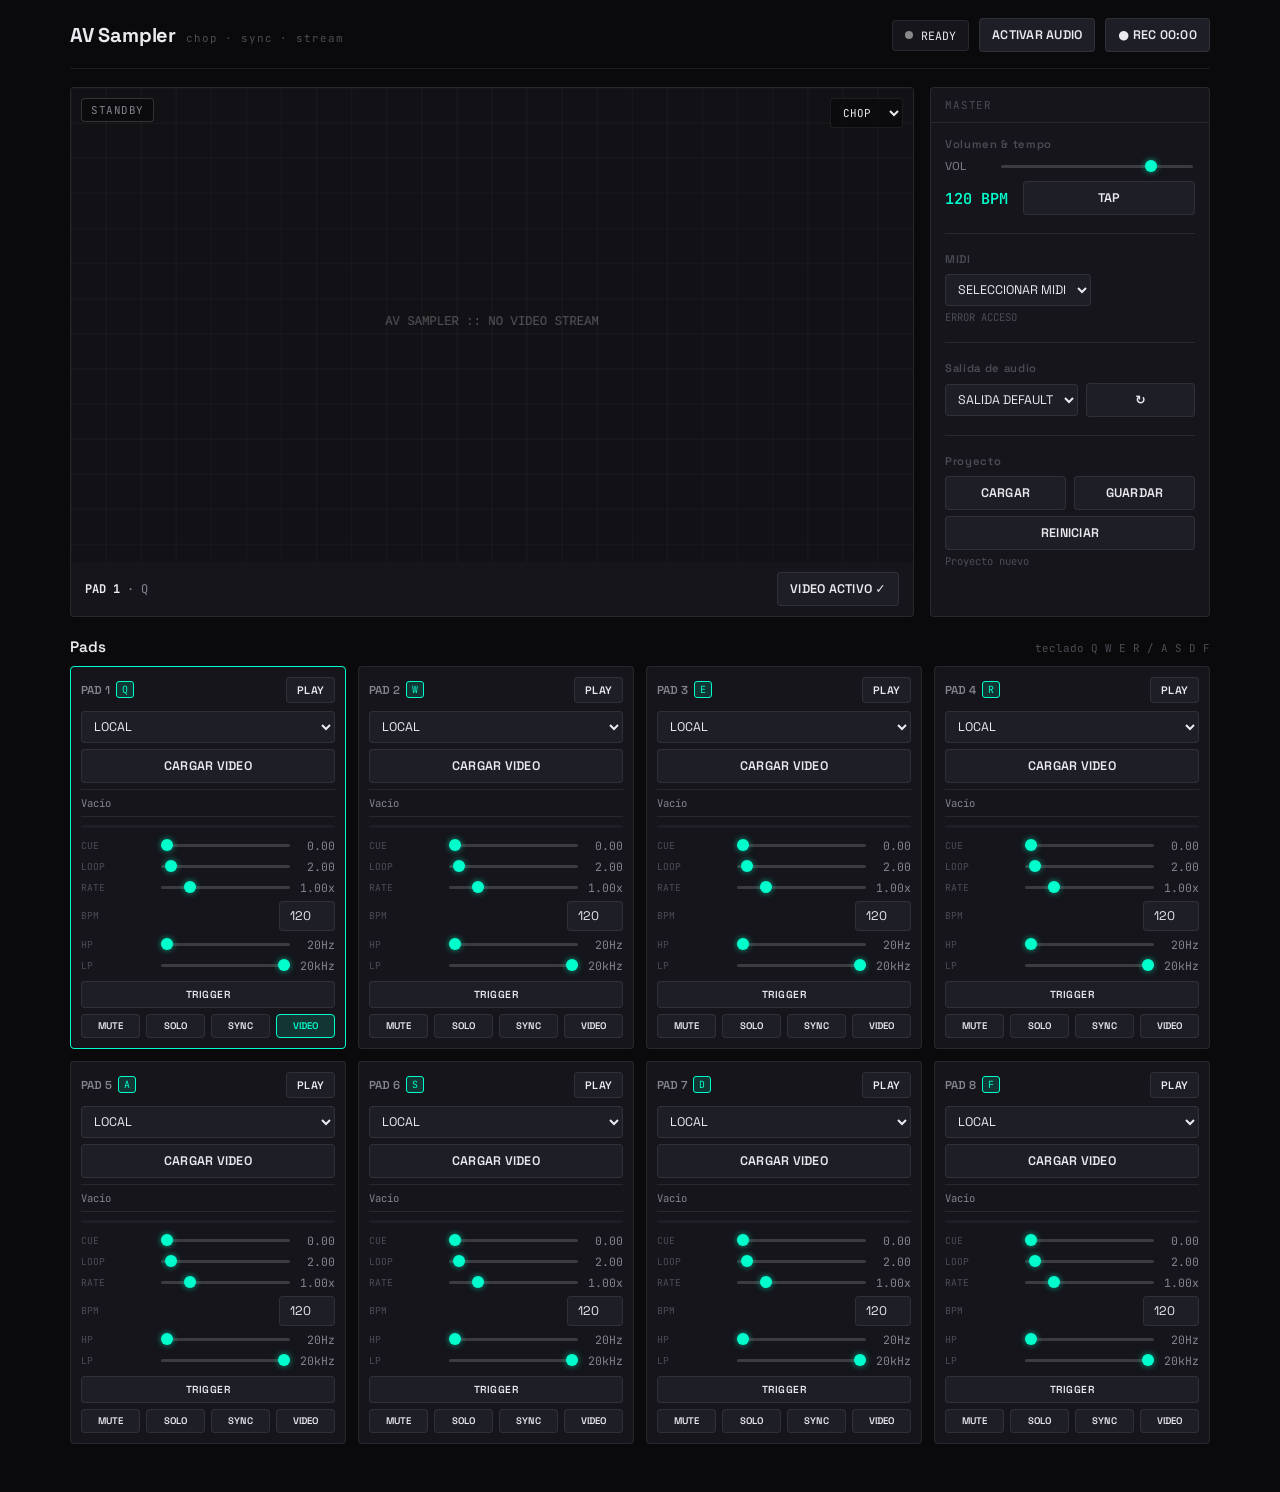
<file: v1/index.html>
<!DOCTYPE html>
<html lang="es">
<head>
<meta charset="UTF-8">
<meta name="viewport" content="width=device-width, initial-scale=1">
<title>AV Sampler &amp; Chopper</title>
<link rel="preconnect" href="https://fonts.googleapis.com">
<link rel="preconnect" href="https://fonts.gstatic.com" crossorigin>
<link href="https://fonts.googleapis.com/css2?family=Space+Grotesk:wght@400;500;600;700&family=JetBrains+Mono:wght@400;500;600&display=swap" rel="stylesheet">
<style>
  :root {
    --bg-void: #0a0a0d;
    --bg-panel: #15151b;
    --bg-raised: #1e1e26;
    --bg-raised-hover: #26262f;
    --border: rgba(255, 255, 255, 0.08);
    --border-strong: rgba(255, 255, 255, 0.16);
    --text-primary: #e9e9ee;
    --text-dim: #83838f;
    --text-faint: #4c4c56;
    --accent: #00ffcc;
    --accent-dim: rgba(0, 255, 204, 0.14);
    --rec: #ff4d5e;
    --rec-dim: rgba(255, 77, 94, 0.14);
    --warn: #ffb020;
    --mode: #9b8cff;
    --font-display: "Space Grotesk", system-ui, sans-serif;
    --font-mono: "JetBrains Mono", ui-monospace, monospace;
    --radius: 4px;
  }

  * { box-sizing: border-box; }

  html, body {
    margin: 0;
    background: var(--bg-void);
    color: var(--text-primary);
    font-family: var(--font-display);
    -webkit-font-smoothing: antialiased;
  }

  body { padding-bottom: 48px; }

  button, select, input {
    font-family: inherit;
    color: inherit;
  }

  button {
    cursor: pointer;
    background: var(--bg-raised);
    border: 1px solid var(--border);
    color: var(--text-primary);
    border-radius: var(--radius);
    padding: 8px 12px;
    font-size: 0.78rem;
    font-weight: 600;
    letter-spacing: 0.02em;
    transition: background 0.12s ease, border-color 0.12s ease, color 0.12s ease;
  }

  button:hover { background: var(--bg-raised-hover); border-color: var(--border-strong); }

  button:focus-visible,
  select:focus-visible,
  input:focus-visible {
    outline: 2px solid var(--accent);
    outline-offset: 2px;
  }

  button.active {
    background: var(--accent-dim);
    border-color: var(--accent);
    color: var(--accent);
  }

  select, input[type="text"], input[type="number"] {
    background: var(--bg-raised);
    border: 1px solid var(--border);
    border-radius: var(--radius);
    padding: 6px 8px;
    font-size: 0.78rem;
  }

  input[type="range"] {
    -webkit-appearance: none;
    appearance: none;
    width: 100%;
    height: 3px;
    background: var(--border-strong);
    border-radius: 2px;
  }

  input[type="range"]::-webkit-slider-thumb {
    -webkit-appearance: none;
    width: 12px;
    height: 12px;
    border-radius: 50%;
    background: var(--accent);
    cursor: pointer;
    box-shadow: 0 0 6px rgba(0, 255, 204, 0.6);
  }

  input[type="range"]::-moz-range-thumb {
    width: 12px;
    height: 12px;
    border: none;
    border-radius: 50%;
    background: var(--accent);
    cursor: pointer;
  }

  output {
    font-family: var(--font-mono);
    font-size: 0.72rem;
    color: var(--text-dim);
    min-width: 3.4em;
    text-align: right;
  }

  .app {
    max-width: 1180px;
    margin: 0 auto;
    padding: 18px 20px 0;
  }

  /* ============ TOPBAR ============ */

  .topbar {
    display: flex;
    align-items: center;
    justify-content: space-between;
    gap: 16px;
    padding-bottom: 16px;
    border-bottom: 1px solid var(--border);
    flex-wrap: wrap;
  }

  .brand {
    display: flex;
    align-items: baseline;
    gap: 10px;
  }

  .brand h1 {
    font-size: 1.25rem;
    font-weight: 700;
    letter-spacing: -0.01em;
    margin: 0;
  }

  .brand span {
    font-family: var(--font-mono);
    font-size: 0.68rem;
    color: var(--text-faint);
    letter-spacing: 0.08em;
  }

  .topbar-controls {
    display: flex;
    align-items: center;
    gap: 10px;
    flex-wrap: wrap;
  }

  #statusBadge {
    display: flex;
    align-items: center;
    gap: 8px;
    padding: 7px 12px;
    background: var(--bg-panel);
    border: 1px solid var(--border);
    border-radius: var(--radius);
    font-family: var(--font-mono);
    font-size: 0.72rem;
  }

  #statusDot {
    width: 8px;
    height: 8px;
    border-radius: 50%;
    background: var(--text-faint);
    flex-shrink: 0;
  }

  #recordButton.recording {
    background: var(--rec-dim);
    border-color: var(--rec);
    color: var(--rec);
    animation: rec-pulse 1.4s ease-in-out infinite;
  }

  @media (prefers-reduced-motion: reduce) {
    #recordButton.recording { animation: none; }
  }

  @keyframes rec-pulse {
    0%, 100% { box-shadow: 0 0 0 rgba(255, 77, 94, 0); }
    50% { box-shadow: 0 0 10px rgba(255, 77, 94, 0.5); }
  }

  /* ============ WORKSPACE (visor + master panel) ============ */

  .workspace {
    display: grid;
    grid-template-columns: minmax(0, 1fr) 280px;
    gap: 16px;
    margin-top: 18px;
  }

  @media (max-width: 860px) {
    .workspace { grid-template-columns: 1fr; }
  }

  .panel {
    background: var(--bg-panel);
    border: 1px solid var(--border);
    border-radius: var(--radius);
  }

  .panel-label {
    font-family: var(--font-mono);
    font-size: 0.68rem;
    letter-spacing: 0.08em;
    color: var(--text-faint);
    padding: 10px 14px;
    border-bottom: 1px solid var(--border);
  }

  /* --- Visor --- */

  #canvasContainer {
    position: relative;
    background: #000;
    border-radius: 0 0 var(--radius) var(--radius);
    overflow: hidden;
  }

  #outputCanvas {
    display: block;
    width: 100%;
    height: auto;
    aspect-ratio: 16 / 9;
  }

  #canvasOverlayTag {
    position: absolute;
    top: 10px;
    left: 10px;
    font-family: var(--font-mono);
    font-size: 0.68rem;
    letter-spacing: 0.05em;
    padding: 4px 9px;
    background: rgba(10, 10, 13, 0.75);
    border: 1px solid var(--border-strong);
    border-radius: var(--radius);
    color: var(--text-dim);
  }

  .visor-mode {
    position: absolute;
    top: 10px;
    right: 10px;
  }

  .visor-mode select {
    background: rgba(10, 10, 13, 0.75);
    font-family: var(--font-mono);
    font-size: 0.68rem;
  }

  .visor-footer {
    display: flex;
    align-items: center;
    justify-content: space-between;
    gap: 10px;
    padding: 10px 14px;
    flex-wrap: wrap;
  }

  #selectedPadInfo {
    font-family: var(--font-mono);
    font-size: 0.75rem;
    color: var(--text-dim);
  }

  #selectedPadInfo strong { color: var(--text-primary); }

  /* --- Master panel --- */

  .master-body {
    padding: 14px;
    display: flex;
    flex-direction: column;
    gap: 18px;
  }

  .control-group h2 {
    font-size: 0.7rem;
    font-weight: 600;
    letter-spacing: 0.06em;
    color: var(--text-faint);
    margin: 0 0 8px;
  }

  .control-row {
    display: flex;
    align-items: center;
    gap: 8px;
  }

  .control-row + .control-row { margin-top: 8px; }

  .control-row label {
    font-size: 0.72rem;
    color: var(--text-dim);
    width: 46px;
    flex-shrink: 0;
  }

  .control-row select,
  .control-row button {
    flex: 1;
  }

  #globalBpmValue {
    font-family: var(--font-mono);
    font-size: 0.95rem;
    font-weight: 600;
    color: var(--accent);
    min-width: 70px;
  }

  #midiStatus, #recordingStatus, #projectInfo {
    font-family: var(--font-mono);
    font-size: 0.66rem;
    color: var(--text-faint);
    margin-top: 4px;
  }

  .btn-row {
    display: flex;
    gap: 8px;
  }

  .btn-row button { flex: 1; }

  hr.divider {
    border: none;
    border-top: 1px solid var(--border);
    margin: 0;
  }

  /* ============ PADS ============ */

  .pads-section { margin-top: 20px; }

  .pads-section-head {
    display: flex;
    align-items: baseline;
    justify-content: space-between;
    margin-bottom: 10px;
  }

  .pads-section-head h2 {
    font-size: 0.95rem;
    font-weight: 600;
    margin: 0;
  }

  .pads-section-head p {
    font-family: var(--font-mono);
    font-size: 0.68rem;
    color: var(--text-faint);
    margin: 0;
  }

  .pads-grid {
    display: grid;
    grid-template-columns: repeat(4, 1fr);
    gap: 12px;
  }

  @media (max-width: 900px) {
    .pads-grid { grid-template-columns: repeat(2, 1fr); }
  }

  .pad-card {
    background: var(--bg-panel);
    border: 1px solid var(--border);
    border-radius: var(--radius);
    padding: 10px;
    cursor: pointer;
    transition: border-color 0.12s ease, background 0.12s ease;
  }

  .pad-card:hover { border-color: var(--border-strong); }

  .pad-card.selected {
    border-color: var(--accent);
  }

  .pad-card.playing {
    background: var(--bg-raised);
    box-shadow: inset 0 0 0 1px var(--accent), 0 0 16px rgba(0, 255, 204, 0.12);
  }

  .pad-card.drag-highlight {
    border-color: var(--warn);
    border-style: dashed;
  }

  .pad-header {
    display: flex;
    align-items: center;
    justify-content: space-between;
    margin-bottom: 8px;
  }

  .pad-title-group {
    display: flex;
    align-items: center;
    gap: 6px;
  }

  .pad-number {
    font-size: 0.72rem;
    font-weight: 600;
    color: var(--text-dim);
  }

  .pad-key-badge {
    font-family: var(--font-mono);
    font-size: 0.62rem;
    color: var(--accent);
    background: var(--accent-dim);
    border: 1px solid var(--accent);
    border-radius: 3px;
    padding: 1px 5px;
  }

  .pad-play-btn {
    padding: 5px 10px;
    font-size: 0.68rem;
  }

  .pad-source-select {
    width: 100%;
    margin-bottom: 6px;
  }

  .yt-input-group {
    gap: 6px;
    margin-bottom: 6px;
  }

  .yt-input-group input {
    flex: 1;
    min-width: 0;
  }

  .yt-input-group button {
    flex-shrink: 0;
    padding: 6px 10px;
    font-size: 0.68rem;
  }

  .pad-thumb {
    font-family: var(--font-mono);
    font-size: 0.66rem;
    color: var(--text-dim);
    white-space: nowrap;
    overflow: hidden;
    text-overflow: ellipsis;
    padding: 6px 0;
    border-top: 1px solid var(--border);
    border-bottom: 1px solid var(--border);
    margin-bottom: 8px;
  }

  .pad-meter-bar {
    height: 3px;
    background: var(--bg-raised);
    border-radius: 2px;
    overflow: hidden;
    margin-bottom: 10px;
  }

  .pad-meter-progress {
    height: 100%;
    width: 0%;
    background: var(--accent);
    transition: width 0.08s linear;
  }

  .pad-controls {
    display: flex;
    flex-direction: column;
    gap: 6px;
  }

  .pad-control-row {
    display: flex;
    align-items: center;
    justify-content: space-between;
    gap: 6px;
  }

  .pad-control-row > span:first-child {
    font-family: var(--font-mono);
    font-size: 0.6rem;
    color: var(--text-faint);
    width: 32px;
    flex-shrink: 0;
  }

  .num-input-sm {
    width: 56px;
    text-align: right;
  }

  .pad-control-row button {
    flex: 1;
    padding: 5px 0;
    font-size: 0.6rem;
  }

  .btn-mute.active { background: rgba(255, 77, 94, 0.14); border-color: var(--rec); color: var(--rec); }
  .btn-solo.active { background: rgba(255, 176, 32, 0.14); border-color: var(--warn); color: var(--warn); }
  .btn-sync.active { background: var(--accent-dim); border-color: var(--accent); color: var(--accent); }

  .pad-mode-row { margin-top: 2px; }

  .btn-mode {
    width: 100%;
    padding: 6px 0;
    font-size: 0.64rem;
    letter-spacing: 0.04em;
  }

  .btn-mode.active {
    background: rgba(155, 140, 255, 0.14);
    border-color: var(--mode);
    color: var(--mode);
  }

  input[type="range"]:disabled {
    opacity: 0.3;
    cursor: not-allowed;
  }

  input[type="range"]:disabled::-webkit-slider-thumb { box-shadow: none; }

  /* hidden helper containers (video/audio elements, YouTube players, file inputs) */
  [hidden] { display: none !important; }
</style>
</head>
<body>

<div class="app">

  <header class="topbar">
    <div class="brand">
      <h1>AV Sampler</h1>
      <span>chop · sync · stream</span>
    </div>
    <div class="topbar-controls">
      <div id="statusBadge">
        <span id="statusDot"></span>
        <span id="statusText">READY</span>
      </div>
      <button id="audioStartButton" type="button">ACTIVAR AUDIO</button>
      <button id="recordButton" type="button">● REC <span id="recordingTimer">00:00</span></button>
    </div>
  </header>

  <main class="workspace">

    <!-- VISOR -->
    <section class="panel">
      <div id="canvasContainer">
        <canvas id="outputCanvas" width="960" height="540"></canvas>
        <span id="canvasOverlayTag">STANDBY</span>
        <div class="visor-mode">
          <select id="modeSelect">
            <option value="CHOP">CHOP</option>
            <option value="MULTI">MULTI</option>
          </select>
        </div>
      </div>
      <div class="visor-footer">
        <span id="selectedPadInfo"><strong>PAD 1</strong> · Q</span>
        <button id="visualMasterButton" type="button">USAR COMO VIDEO</button>
      </div>
    </section>

    <!-- MASTER PANEL -->
    <aside class="panel">
      <div class="panel-label">MASTER</div>
      <div class="master-body">

        <div class="control-group">
          <h2>Volumen &amp; tempo</h2>
          <div class="control-row">
            <label for="masterVolume">VOL</label>
            <input id="masterVolume" type="range" min="0" max="1" step="0.01" value="0.8">
          </div>
          <div class="control-row">
            <span id="globalBpmValue">120 BPM</span>
            <button id="globalTapButton" type="button">TAP</button>
          </div>
        </div>

        <hr class="divider">

        <div class="control-group">
          <h2>MIDI</h2>
          <select id="midiInputSelect">
            <option value="">SELECCIONAR MIDI</option>
          </select>
          <div id="midiStatus">DESCONECTADO</div>
        </div>

        <hr class="divider">

        <div class="control-group">
          <h2>Salida de audio</h2>
          <div class="control-row">
            <select id="audioOutputSelect">
              <option value="">SALIDA DEFAULT</option>
            </select>
            <button id="audioOutputRefresh" type="button" title="Actualizar salidas">↻</button>
          </div>
        </div>

        <hr class="divider">

        <div class="control-group">
          <h2>Proyecto</h2>
          <div class="btn-row">
            <button id="loadProjectButton" type="button">CARGAR</button>
            <button id="saveProjectButton" type="button">GUARDAR</button>
          </div>
          <div class="btn-row" style="margin-top: 6px;">
            <button id="clearProjectButton" type="button">REINICIAR</button>
          </div>
          <div id="projectInfo">Proyecto nuevo</div>
          <div id="recordingStatus"></div>
        </div>

      </div>
    </aside>

  </main>

  <!-- PADS -->
  <section class="pads-section">
    <div class="pads-section-head">
      <h2>Pads</h2>
      <p>teclado Q W E R / A S D F</p>
    </div>
    <div id="padsGrid" class="pads-grid"></div>
  </section>

</div>

<!-- Contenedores ocultos: elementos <video>/<audio> reales y reproductores de YouTube -->
<div id="videoBank" hidden></div>
<div id="ytPlayersContainer" hidden></div>

<!-- Inputs de archivo ocultos, disparados desde botones del JS -->
<input id="mediaFileInput" type="file" accept="video/*,audio/*" hidden>
<input id="projectFileInput" type="file" accept="application/json" hidden>

<script>
/* ============================================================
   AV SAMPLER & CHOPPER
   Version 2.1 (Refactor: fixes de arquitectura + bugs)
   ============================================================

   CAMBIOS PRINCIPALES RESPECTO A v2.0:
   - Fix: audio no se reconstruía al recargar un archivo en un pad
     (destroyPadMedia ahora limpia audioSource/gainNode/filtros).
   - Fix: MUTE/SOLO ahora funcionan también en pads de YouTube.
   - Fix: los YouTube players se destruyen correctamente al limpiar
     el proyecto (ya no quedan iframes huérfanos en el DOM).
   - Fix: cronómetro de grabación, selects sin <option>, innerHTML
     con sintaxis Markdown en vez de HTML.
   - Fix: soltar un archivo local sobre un pad en modo YouTube ahora
     cambia el sourceType en vez de quedar en un estado inconsistente.
   - Fix: el estado "sync" y el volumen ahora se guardan/cargan en
     los archivos de proyecto.
   - Fix: la selección de dispositivo MIDI ya no se pierde cuando
     se conecta/desconecta otro dispositivo distinto.
   - Mejora: se eliminaron los renderPads() (rebuild completo del
     grid) en cada play/stop/mute/solo/sync; ahora se usan updates
     ligeros que no rompen el foco de otros controles en uso.
   - Mejora: playback rate de YouTube ajustado a los valores
     discretos que la API realmente soporta.
   ============================================================ */

"use strict";

/* ============================================================
   CONFIGURATION
   ============================================================ */

const CONFIG = {
  PAD_COUNT: 8,
  DEFAULT_BPM: 120,
  DEFAULT_MASTER_VOLUME: 0.8,
  DEFAULT_PAD_DURATION: 2,
  DEFAULT_MAX_DURATION: 60,
  DEFAULT_PLAYBACK_RATE: 1,
  MIN_PLAYBACK_RATE: 0.25,
  MAX_PLAYBACK_RATE: 4,
  MIN_LOOP_DURATION: 0.05,
  MAX_LOOP_DURATION: 60,
  KEY_MAP: ["q", "w", "e", "r", "a", "s", "d", "f"],
  MIDI_NOTES: [36, 37, 38, 39, 40, 41, 42, 43],
  // Valores de velocidad que la YouTube IFrame API realmente acepta.
  YT_ALLOWED_RATES: [0.25, 0.5, 0.75, 1, 1.25, 1.5, 1.75, 2],

  // Rango del EQ básico por pad (Hz). Los sliders usan una escala
  // logarítmica (0-100) para que se sientan naturales al oído.
  EQ_HP_MIN: 20,
  EQ_HP_MAX: 2000,
  EQ_LP_MIN: 200,
  EQ_LP_MAX: 20000
};

/* ============================================================
   AUDIO CONTEXT & GLOBALS
   ============================================================ */

let audioCtx = null;
let masterGainNode = null;
let recordingDestination = null;

/* ============================================================
   APP STATE
   ============================================================ */

const state = {
  selectedPad: 0,
  visualPad: 0,
  globalBpm: CONFIG.DEFAULT_BPM,
  masterVolume: CONFIG.DEFAULT_MASTER_VOLUME,
  midiInputId: "",
  audioOutputId: "",
  isRecording: false,
  recordingStartedAt: 0,
  recordingTimer: null,
  recorder: null,
  recordingChunks: [],
  activeProjectName: "Proyecto nuevo"
};

/* ============================================================
   PAD FACTORY & DATA
   ============================================================ */

function createPad(index) {
  return {
    id: index,
    key: CONFIG.KEY_MAP[index],
    midiNote: CONFIG.MIDI_NOTES[index],
    sourceType: "local",
    // "trigger": un press reproduce de una vez (toggle start/stop).
    // "gate": suena solo mientras la tecla/botón/nota MIDI está presionada.
    triggerMode: "trigger",
    file: null,
    fileUrl: null,
    fileName: "Vacío",
    video: null,
    youtubeId: "",
    youtubePlayer: null,
    duration: CONFIG.DEFAULT_PAD_DURATION,
    maxDuration: CONFIG.DEFAULT_MAX_DURATION,
    trimStart: 0,
    playbackRate: CONFIG.DEFAULT_PLAYBACK_RATE,
    loop: true,
    playing: false,
    muted: false,
    solo: false,
    sync: false,
    bpm: CONFIG.DEFAULT_BPM,
    volume: 1,
    highpass: 20,
    lowpass: 20000,
    audioSource: null,
    highpassNode: null,
    lowpassNode: null,
    gainNode: null,
    meterValue: 0,
    lastPlayedAt: 0
  };
}

const pads = Array.from({ length: CONFIG.PAD_COUNT }, (_, index) => createPad(index));

/* Cache de referencias DOM por pad, para poder actualizar la UI
   sin reconstruir todo el grid en cada acción. */
const padCardRefs = new Map();

/* ============================================================
   DOM ELEMENTS
   ============================================================ */

const dom = {
  padsGrid: document.getElementById("padsGrid"),
  canvas: document.getElementById("outputCanvas"),
  canvasContainer: document.getElementById("canvasContainer"),
  canvasOverlayTag: document.getElementById("canvasOverlayTag"),
  videoBank: document.getElementById("videoBank"),
  ytPlayersContainer: document.getElementById("ytPlayersContainer"),
  masterVolume: document.getElementById("masterVolume"),
  globalBpmValue: document.getElementById("globalBpmValue"),
  globalTapButton: document.getElementById("globalTapButton"),
  statusBadge: document.getElementById("statusBadge"),
  statusDot: document.getElementById("statusDot"),
  statusText: document.getElementById("statusText"),
  audioStartButton: document.getElementById("audioStartButton"),
  loadProjectButton: document.getElementById("loadProjectButton"),
  saveProjectButton: document.getElementById("saveProjectButton"),
  recordButton: document.getElementById("recordButton"),
  mediaFileInput: document.getElementById("mediaFileInput"),
  projectFileInput: document.getElementById("projectFileInput"),
  selectedPadInfo: document.getElementById("selectedPadInfo"),
  visualMasterButton: document.getElementById("visualMasterButton"),
  midiInputSelect: document.getElementById("midiInputSelect"),
  midiStatus: document.getElementById("midiStatus"),
  audioOutputSelect: document.getElementById("audioOutputSelect"),
  audioOutputRefresh: document.getElementById("audioOutputRefresh"),
  projectInfo: document.getElementById("projectInfo"),
  clearProjectButton: document.getElementById("clearProjectButton"),
  recordingStatus: document.getElementById("recordingStatus"),
  recordingTimer: document.getElementById("recordingTimer")
};

/* ============================================================
   INITIALIZATION
   ============================================================ */

document.addEventListener("DOMContentLoaded", initialize);

function initialize() {
  initializeAudio();
  renderPads();
  updateSelectedPadUI();
  updateGlobalBpmUI();
  bindGlobalControls();
  bindKeyboard();
  initializeMIDI();
  refreshAudioOutputs();
  drawStandby();
  requestAnimationFrame(renderCanvas);
  setStatus("READY", false);
}

/* ============================================================
   AUDIO INITIALIZATION
   ============================================================ */

function initializeAudio() {
  if (audioCtx) return;

  const AudioContextClass = window.AudioContext || window.webkitAudioContext;
  if (!AudioContextClass) {
    setStatus("AUDIO UNSUPPORTED", false);
    return;
  }

  audioCtx = new AudioContextClass();
  masterGainNode = audioCtx.createGain();
  masterGainNode.gain.value = state.masterVolume;
  masterGainNode.connect(audioCtx.destination);
}

async function resumeAudio() {
  initializeAudio();
  if (audioCtx && audioCtx.state === "suspended") {
    try {
      await audioCtx.resume();
    } catch (error) {
      console.error("Error al reactivar AudioContext:", error);
      setStatus("AUDIO ERROR", false);
    }
  }
}

/* ============================================================
   GLOBAL CONTROLS
   ============================================================ */

function bindGlobalControls() {
  if (dom.audioStartButton) {
    dom.audioStartButton.addEventListener("click", async () => {
      await resumeAudio();
      setStatus("AUDIO READY", false);
      dom.audioStartButton.textContent = "AUDIO ✓";
    });
  }

  if (dom.masterVolume) {
    dom.masterVolume.addEventListener("input", event => {
      state.masterVolume = Number(event.target.value);
      if (masterGainNode && audioCtx) {
        masterGainNode.gain.setTargetAtTime(state.masterVolume, audioCtx.currentTime, 0.01);
      }
    });
  }

  if (dom.globalTapButton) dom.globalTapButton.addEventListener("click", handleGlobalTap);
  if (dom.saveProjectButton) dom.saveProjectButton.addEventListener("click", exportProject);
  if (dom.loadProjectButton) dom.loadProjectButton.addEventListener("click", () => dom.projectFileInput.click());
  if (dom.projectFileInput) dom.projectFileInput.addEventListener("change", handleProjectFile);
  if (dom.clearProjectButton) dom.clearProjectButton.addEventListener("click", clearProject);
  if (dom.recordButton) dom.recordButton.addEventListener("click", toggleRecording);
  if (dom.mediaFileInput) dom.mediaFileInput.addEventListener("change", handleMediaFile);

  if (dom.visualMasterButton) {
    dom.visualMasterButton.addEventListener("click", () => {
      setVisualPad(state.selectedPad);
    });
  }

  if (dom.audioOutputRefresh) dom.audioOutputRefresh.addEventListener("click", refreshAudioOutputs);
  if (dom.audioOutputSelect) dom.audioOutputSelect.addEventListener("change", handleAudioOutputChange);

  if (dom.midiInputSelect) {
    dom.midiInputSelect.addEventListener("change", event => {
      selectMIDIInput(event.target.value);
    });
  }
}

/* ============================================================
   PAD RENDERING & UI (rebuild completo)
   ============================================================ */

function renderPads() {
  if (!dom.padsGrid) return;
  dom.padsGrid.innerHTML = "";
  padCardRefs.clear();

  pads.forEach(pad => {
    const { card, refs } = createPadCard(pad);
    padCardRefs.set(pad.id, refs);
    dom.padsGrid.appendChild(card);
  });
}

function createPadCard(pad) {
  const card = document.createElement("article");
  card.className = "pad-card";
  card.dataset.pad = pad.id;

  if (pad.id === state.selectedPad) card.classList.add("selected");
  if (pad.playing) card.classList.add("playing");

  /* HEADER */
  const header = document.createElement("div");
  header.className = "pad-header";

  const titleGroup = document.createElement("div");
  titleGroup.className = "pad-title-group";

  const number = document.createElement("span");
  number.className = "pad-number";
  number.textContent = `PAD ${pad.id + 1}`;

  const key = document.createElement("span");
  key.className = "pad-key-badge";
  key.textContent = pad.key.toUpperCase();

  titleGroup.append(number, key);

  const playButton = document.createElement("button");
  playButton.className = "pad-play-btn";
  playButton.type = "button";
  playButton.textContent = pad.playing ? "STOP" : "PLAY";
  if (pad.playing) playButton.classList.add("active");

  // TRIGGER: el click hace toggle normal (empieza / para).
  // GATE: el sonido sigue al estado de presión del botón (pointerdown/up),
  // igual que sostener la tecla asignada.
  playButton.addEventListener("pointerdown", event => {
    event.stopPropagation();
    const currentPad = pads[pad.id];
    if (currentPad && currentPad.triggerMode === "gate") {
      event.preventDefault();
      try {
        playButton.setPointerCapture(event.pointerId);
      } catch (e) {}
      if (!currentPad.playing) startPadPlayback(pad.id);
    }
  });

  playButton.addEventListener("pointerup", event => {
    event.stopPropagation();
    const currentPad = pads[pad.id];
    if (currentPad && currentPad.triggerMode === "gate" && currentPad.playing) {
      stopPadPlayback(pad.id);
    }
  });

  playButton.addEventListener("pointercancel", event => {
    event.stopPropagation();
    const currentPad = pads[pad.id];
    if (currentPad && currentPad.triggerMode === "gate" && currentPad.playing) {
      stopPadPlayback(pad.id);
    }
  });

  playButton.addEventListener("click", event => {
    event.stopPropagation();
    const currentPad = pads[pad.id];
    if (currentPad && currentPad.triggerMode !== "gate") {
      togglePadPlayback(pad.id);
    }
  });

  header.append(titleGroup, playButton);

  /* SOURCE SELECT */
  const sourceSelect = document.createElement("select");
  sourceSelect.className = "pad-source-select";
  sourceSelect.innerHTML = `
    <option value="local">LOCAL</option>
    <option value="youtube">YOUTUBE</option>
  `;
  sourceSelect.value = pad.sourceType;

  sourceSelect.addEventListener("click", event => event.stopPropagation());
  sourceSelect.addEventListener("change", event => {
    event.stopPropagation();
    setPadSourceType(pad.id, event.target.value);
  });

  /* YOUTUBE INPUT GROUP */
  const youtubeGroup = document.createElement("div");
  youtubeGroup.className = "yt-input-group";
  youtubeGroup.style.display = pad.sourceType === "youtube" ? "flex" : "none";

  const youtubeInput = document.createElement("input");
  youtubeInput.type = "text";
  youtubeInput.placeholder = "YouTube URL";
  youtubeInput.value = pad.youtubeId ? `https://youtu.be/${pad.youtubeId}` : "";

  const youtubeButton = document.createElement("button");
  youtubeButton.type = "button";
  youtubeButton.textContent = "LOAD";

  youtubeInput.addEventListener("click", event => event.stopPropagation());
  youtubeInput.addEventListener("keydown", event => {
    event.stopPropagation();
    if (event.key === "Enter") {
      event.preventDefault();
      loadYouTubeFromInput(pad.id, youtubeInput.value);
    }
  });

  youtubeButton.addEventListener("click", event => {
    event.stopPropagation();
    loadYouTubeFromInput(pad.id, youtubeInput.value);
  });

  youtubeGroup.append(youtubeInput, youtubeButton);

  /* LOCAL LOAD BUTTON */
  const localButton = document.createElement("button");
  localButton.type = "button";
  localButton.className = "btn";
  localButton.textContent = "CARGAR VIDEO";
  localButton.style.width = "100%";
  localButton.style.marginBottom = "6px";
  localButton.style.display = pad.sourceType === "local" ? "block" : "none";

  localButton.addEventListener("click", event => {
    event.stopPropagation();
    selectPad(pad.id);
    if (dom.mediaFileInput) dom.mediaFileInput.click();
  });

  /* THUMB / INFO */
  const thumb = document.createElement("div");
  thumb.className = "pad-thumb";
  thumb.textContent = pad.fileName;

  /* METER BAR */
  const meter = document.createElement("div");
  meter.className = "pad-meter-bar";

  const meterProgress = document.createElement("div");
  meterProgress.className = "pad-meter-progress";
  meterProgress.style.width = `${pad.meterValue}%`;

  meter.appendChild(meterProgress);

  /* CONTROLS */
  const controls = document.createElement("div");
  controls.className = "pad-controls";

  const cue = createRangeRow("CUE", pad.trimStart, 0, Math.max(pad.maxDuration, 1), 0.01, value => {
    pad.trimStart = Number(value);
    clampPadTrim(pad);
  });

  const loopRow = createRangeRow("LOOP", pad.duration, CONFIG.MIN_LOOP_DURATION, Math.max(pad.maxDuration, 1), 0.01, value => {
    pad.duration = Number(value);
    clampPadDuration(pad);
  });

  const rate = createRangeRow(
    "RATE",
    pad.playbackRate,
    CONFIG.MIN_PLAYBACK_RATE,
    CONFIG.MAX_PLAYBACK_RATE,
    0.01,
    value => setPadRate(pad.id, Number(value)),
    val => `${Number(val).toFixed(2)}x`
  );

  const bpmRow = createNumberRow("BPM", pad.bpm, value => {
    const bpm = Number(value);
    if (!Number.isFinite(bpm) || bpm <= 0) return;
    pad.bpm = Math.min(400, Math.max(20, bpm));
  });

  // EQ básico: HP corta graves (sube el corte), LP corta agudos (baja el corte).
  // Escala logarítmica (posición 0-100) para que la perilla se sienta musical.
  const eqDisabled = pad.sourceType === "youtube";

  const hp = createRangeRow(
    "HP",
    freqToSlider(pad.highpass, CONFIG.EQ_HP_MIN, CONFIG.EQ_HP_MAX),
    0,
    100,
    1,
    value => {
      const freq = sliderToFreq(value, CONFIG.EQ_HP_MIN, CONFIG.EQ_HP_MAX);
      pad.highpass = freq;
      if (pad.highpassNode) pad.highpassNode.frequency.value = freq;
    },
    val => formatFreq(sliderToFreq(val, CONFIG.EQ_HP_MIN, CONFIG.EQ_HP_MAX))
  );
  hp.input.disabled = eqDisabled;
  if (eqDisabled) hp.input.title = "EQ no disponible para fuentes de YouTube";

  const lp = createRangeRow(
    "LP",
    freqToSlider(pad.lowpass, CONFIG.EQ_LP_MIN, CONFIG.EQ_LP_MAX),
    0,
    100,
    1,
    value => {
      const freq = sliderToFreq(value, CONFIG.EQ_LP_MIN, CONFIG.EQ_LP_MAX);
      pad.lowpass = freq;
      if (pad.lowpassNode) pad.lowpassNode.frequency.value = freq;
    },
    val => formatFreq(sliderToFreq(val, CONFIG.EQ_LP_MIN, CONFIG.EQ_LP_MAX))
  );
  lp.input.disabled = eqDisabled;
  if (eqDisabled) lp.input.title = "EQ no disponible para fuentes de YouTube";

  controls.append(cue.row, loopRow.row, rate.row, bpmRow.row, hp.row, lp.row);

  /* MODO DE DISPARO: TRIGGER (toggle) vs GATE (mientras se mantiene presionado) */
  const modeRow = document.createElement("div");
  modeRow.className = "pad-mode-row";

  const modeButton = document.createElement("button");
  modeButton.type = "button";
  modeButton.className = "btn-mode";
  modeButton.textContent = pad.triggerMode === "gate" ? "GATE" : "TRIGGER";
  if (pad.triggerMode === "gate") modeButton.classList.add("active");

  modeButton.addEventListener("click", event => {
    event.stopPropagation();
    toggleTriggerMode(pad.id);
  });

  modeRow.appendChild(modeButton);
  controls.appendChild(modeRow);

  /* BUTTON ROW */
  const buttonRow = document.createElement("div");
  buttonRow.className = "pad-control-row";

  const muteButton = createSmallButton("MUTE", pad.muted, "btn-mute");
  muteButton.addEventListener("click", event => {
    event.stopPropagation();
    toggleMute(pad.id);
  });

  const soloButton = createSmallButton("SOLO", pad.solo, "btn-solo");
  soloButton.addEventListener("click", event => {
    event.stopPropagation();
    toggleSolo(pad.id);
  });

  const syncButton = createSmallButton("SYNC", pad.sync, "btn-sync");
  syncButton.addEventListener("click", event => {
    event.stopPropagation();
    toggleSync(pad.id);
  });

  const visualButton = createSmallButton("VIDEO", pad.id === state.visualPad, "btn-sync");
  visualButton.addEventListener("click", event => {
    event.stopPropagation();
    setVisualPad(pad.id);
  });

  buttonRow.append(muteButton, soloButton, syncButton, visualButton);
  controls.appendChild(buttonRow);

  card.append(header, sourceSelect, youtubeGroup, localButton, thumb, meter, controls);

  card.addEventListener("click", () => {
    selectPad(pad.id);
  });

  /* DRAG & DROP */
  card.addEventListener("dragover", event => {
    event.preventDefault();
    card.classList.add("drag-highlight");
  });

  card.addEventListener("dragleave", () => {
    card.classList.remove("drag-highlight");
  });

  card.addEventListener("drop", event => {
    event.preventDefault();
    card.classList.remove("drag-highlight");

    const file = event.dataTransfer.files?.[0];
    if (!file) return;

    if (!file.type.startsWith("video/") && !file.type.startsWith("audio/")) {
      setStatus("ARCHIVO NO VÁLIDO", false);
      return;
    }

    state.selectedPad = pad.id;

    // Si el pad estaba en modo YouTube, hay que pasarlo a local
    // (antes el archivo se cargaba pero nunca se reproducía).
    if (pad.sourceType !== "local") {
      setPadSourceType(pad.id, "local");
    }

    loadLocalFile(pad.id, file);
  });

  const refs = {
    card,
    playButton,
    muteButton,
    soloButton,
    syncButton,
    visualButton,
    modeButton,
    thumb,
    meterProgress,
    cueInput: cue.input,
    cueOutput: cue.output,
    loopInput: loopRow.input,
    loopOutput: loopRow.output,
    hpInput: hp.input,
    hpOutput: hp.output,
    lpInput: lp.input,
    lpOutput: lp.output
  };

  return { card, refs };
}

/* ============================================================
   UI HELPERS
   ============================================================ */

function createRangeRow(label, value, min, max, step, onInput, formatter = null) {
  const row = document.createElement("div");
  row.className = "pad-control-row";

  const labelElement = document.createElement("span");
  labelElement.textContent = label;

  const wrapper = document.createElement("div");
  wrapper.style.display = "flex";
  wrapper.style.alignItems = "center";
  wrapper.style.gap = "4px";

  const input = document.createElement("input");
  input.type = "range";
  input.min = min;
  input.max = max;
  input.step = step;
  input.value = value;

  const output = document.createElement("output");
  output.textContent = formatter ? formatter(value) : Number(value).toFixed(2);

  input.addEventListener("click", event => event.stopPropagation());
  input.addEventListener("input", event => {
    const current = Number(event.target.value);
    output.textContent = formatter ? formatter(current) : current.toFixed(2);
    onInput(current);
  });

  wrapper.append(input, output);
  row.append(labelElement, wrapper);

  return { row, input, output };
}

function createNumberRow(label, value, onChange) {
  const row = document.createElement("div");
  row.className = "pad-control-row";

  const labelElement = document.createElement("span");
  labelElement.textContent = label;

  const input = document.createElement("input");
  input.type = "number";
  input.className = "num-input-sm";
  input.value = value;
  input.min = "20";
  input.max = "400";
  input.step = "1";

  input.addEventListener("click", event => event.stopPropagation());
  input.addEventListener("change", event => onChange(event.target.value));

  row.append(labelElement, input);

  return { row, input };
}

/* ============================================================
   EQ: conversión slider (0-100) <-> frecuencia (Hz), escala logarítmica
   ============================================================ */

function freqToSlider(freq, min, max) {
  const clamped = clamp(freq, min, max);
  return (Math.log(clamped / min) / Math.log(max / min)) * 100;
}

function sliderToFreq(pos, min, max) {
  const clampedPos = clamp(Number(pos), 0, 100);
  return min * Math.pow(max / min, clampedPos / 100);
}

function formatFreq(freq) {
  if (freq >= 1000) {
    return `${(freq / 1000).toFixed(freq >= 10000 ? 0 : 1)}kHz`;
  }
  return `${Math.round(freq)}Hz`;
}

function createSmallButton(text, active, className) {
  const button = document.createElement("button");
  button.type = "button";
  button.textContent = text;
  button.className = className;
  if (active) button.classList.add("active");
  return button;
}

/* ============================================================
   PAD UI: UPDATES LIGEROS (sin reconstruir el DOM)
   ============================================================ */

function updatePadCardState(index) {
  const pad = pads[index];
  const refs = padCardRefs.get(index);
  if (!pad || !refs) return;

  refs.card.classList.toggle("selected", index === state.selectedPad);
  refs.card.classList.toggle("playing", pad.playing);

  refs.playButton.textContent = pad.playing ? "STOP" : "PLAY";
  refs.playButton.classList.toggle("active", pad.playing);

  refs.muteButton.classList.toggle("active", pad.muted);
  refs.soloButton.classList.toggle("active", pad.solo);
  refs.syncButton.classList.toggle("active", pad.sync);
  refs.visualButton.classList.toggle("active", index === state.visualPad);

  refs.modeButton.textContent = pad.triggerMode === "gate" ? "GATE" : "TRIGGER";
  refs.modeButton.classList.toggle("active", pad.triggerMode === "gate");

  refs.thumb.textContent = pad.fileName;

  if (!pad.playing) {
    refs.meterProgress.style.width = "0%";
  }
}

function updateAllPadCardStates() {
  pads.forEach((_, idx) => updatePadCardState(idx));
}

function toggleTriggerMode(index) {
  const pad = pads[index];
  if (!pad) return;

  // Si el pad está sonando en modo GATE y lo pasamos a TRIGGER (o viceversa),
  // lo más predecible es cortar el sonido para no dejar un estado ambiguo.
  if (pad.playing) stopPadPlayback(index);

  pad.triggerMode = pad.triggerMode === "gate" ? "trigger" : "gate";
  updatePadCardState(index);
}

function refreshPadEQSliders(index) {
  const pad = pads[index];
  const refs = padCardRefs.get(index);
  if (!pad || !refs) return;

  refs.hpInput.value = freqToSlider(pad.highpass, CONFIG.EQ_HP_MIN, CONFIG.EQ_HP_MAX);
  refs.hpOutput.textContent = formatFreq(pad.highpass);

  refs.lpInput.value = freqToSlider(pad.lowpass, CONFIG.EQ_LP_MIN, CONFIG.EQ_LP_MAX);
  refs.lpOutput.textContent = formatFreq(pad.lowpass);
}

function refreshPadRanges(index) {
  const pad = pads[index];
  const refs = padCardRefs.get(index);
  if (!pad || !refs) return;

  const maxBound = Math.max(pad.maxDuration, 1);

  refs.cueInput.max = maxBound;
  refs.cueInput.value = pad.trimStart;
  refs.cueOutput.textContent = pad.trimStart.toFixed(2);

  refs.loopInput.max = maxBound;
  refs.loopInput.value = pad.duration;
  refs.loopOutput.textContent = pad.duration.toFixed(2);
}

function selectPad(index) {
  if (index < 0 || index >= pads.length) return;
  state.selectedPad = index;
  updateSelectedPadUI();
  updateAllPadCardStates();
}

function updateSelectedPadUI() {
  const pad = pads[state.selectedPad];
  if (!pad) return;

  if (dom.selectedPadInfo) {
    dom.selectedPadInfo.innerHTML = `<strong>PAD ${pad.id + 1}</strong> · ${pad.key.toUpperCase()}`;
  }

  if (dom.visualMasterButton) {
    dom.visualMasterButton.textContent = state.visualPad === pad.id ? "VIDEO ACTIVO ✓" : "USAR COMO VIDEO";
  }
}

function setVisualPad(index) {
  if (!pads[index]) return;
  state.visualPad = index;
  updateSelectedPadUI();
  updateAllPadCardStates();
  updateCanvasStatus();
}

/* ============================================================
   PLAYBACK ENGINE
   ============================================================ */

async function togglePadPlayback(index) {
  const pad = pads[index];
  if (!pad) return;

  if (pad.playing) {
    stopPadPlayback(index);
  } else {
    await startPadPlayback(index);
  }
}

async function startPadPlayback(index) {
  const pad = pads[index];
  if (!pad) return;

  await resumeAudio();

  if (pad.sourceType === "local") {
    if (!pad.video) {
      setStatus(`PAD ${index + 1}: SIN FUENTE`, false);
      selectPad(index);
      return;
    }

    const media = pad.video;
    const start = clamp(pad.trimStart, 0, Math.max(media.duration || 0, 0));

    try {
      media.currentTime = start;
    } catch (error) {
      console.warn("Error ajustando tiempo inicial (cue):", error);
    }

    media.playbackRate = getEffectivePlaybackRate(pad);
    media.preservesPitch = false;

    try {
      await media.play();
    } catch (error) {
      console.error("Error al reproducir media:", error);
      setStatus("PLAY ERROR", false);
      return;
    }

    pad.playing = true;
    pad.lastPlayedAt = performance.now();
  } else if (pad.sourceType === "youtube") {
    if (!pad.youtubePlayer) {
      setStatus(`PAD ${index + 1}: YT NO CARGADO`, false);
      return;
    }

    try {
      pad.youtubePlayer.seekTo(pad.trimStart, true);
      pad.youtubePlayer.setPlaybackRate(snapToAllowedYouTubeRate(getEffectivePlaybackRate(pad)));
      pad.youtubePlayer.playVideo();
    } catch (error) {
      console.error("Error al reproducir YouTube:", error);
      setStatus("YOUTUBE ERROR", false);
      return;
    }

    pad.playing = true;
    pad.lastPlayedAt = performance.now();
  } else {
    return;
  }

  setVisualPad(index);
  updatePadCardState(index);
  updateCanvasStatus();
  setStatus(`PLAY PAD ${index + 1}`, true);
}

function stopPadPlayback(index) {
  const pad = pads[index];
  if (!pad) return;

  if (pad.sourceType === "local" && pad.video) {
    pad.video.pause();
  }

  if (pad.sourceType === "youtube" && pad.youtubePlayer) {
    try {
      pad.youtubePlayer.pauseVideo();
    } catch (e) {
      /* player ya destruido o no listo */
    }
  }

  pad.playing = false;
  pad.meterValue = 0;

  updatePadCardState(index);
  updateCanvasStatus();
}

function stopAllPads() {
  pads.forEach((_, index) => stopPadPlayback(index));
}

function attachMediaEvents(pad) {
  if (!pad.video) return;
  const media = pad.video;

  media.addEventListener("timeupdate", () => {
    if (!pad.playing) return;

    const current = media.currentTime;
    const end = pad.trimStart + pad.duration;

    if (current >= end || current >= media.duration) {
      if (pad.loop) {
        media.currentTime = pad.trimStart;
      } else {
        stopPadPlayback(pad.id);
      }
    }
    updatePadMeter(pad);
  });

  media.addEventListener("ended", () => {
    if (pad.loop && pad.playing) {
      media.currentTime = pad.trimStart;
      media.play().catch(err => console.warn("Error al reiniciar loop:", err));
    } else {
      pad.playing = false;
      updatePadCardState(pad.id);
      updateCanvasStatus();
    }
  });

  media.addEventListener("error", () => {
    pad.playing = false;
    setStatus(`ERROR PAD ${pad.id + 1}`, false);
    updatePadCardState(pad.id);
    updateCanvasStatus();
  });
}

/* ============================================================
   LIMPIEZA DE RECURSOS (audio, video, YouTube)
   ============================================================ */

function destroyPadMedia(pad) {
  if (pad.audioSource) {
    try {
      pad.audioSource.disconnect();
    } catch (e) {
      /* ya desconectado */
    }
  }
  if (pad.highpassNode) {
    try {
      pad.highpassNode.disconnect();
    } catch (e) {}
  }
  if (pad.lowpassNode) {
    try {
      pad.lowpassNode.disconnect();
    } catch (e) {}
  }
  if (pad.gainNode) {
    try {
      pad.gainNode.disconnect();
    } catch (e) {}
  }

  // Crítico: sin este reset, initializePadAudio() nunca reconstruye
  // el grafo de audio para un archivo nuevo cargado en el mismo pad.
  pad.audioSource = null;
  pad.highpassNode = null;
  pad.lowpassNode = null;
  pad.gainNode = null;

  if (pad.video) {
    try {
      pad.video.pause();
      pad.video.src = "";
      pad.video.load();
      pad.video.remove();
    } catch (e) {
      console.warn("Error destruyendo recurso de video:", e);
    }
    pad.video = null;
  }

  if (pad.fileUrl && pad.fileUrl.startsWith("blob:")) {
    URL.revokeObjectURL(pad.fileUrl);
  }

  pad.file = null;
  pad.fileUrl = null;
}

function destroyPadYouTube(pad) {
  if (pad.youtubePlayer) {
    try {
      pad.youtubePlayer.destroy();
    } catch (e) {
      console.warn("Error destruyendo YouTube player:", e);
    }
    pad.youtubePlayer = null;
  }

  const container = document.getElementById(`yt-player-${pad.id}`);
  if (container) container.remove();

  pad.youtubeId = "";
}

function destroyPad(pad) {
  stopPadPlayback(pad.id);
  destroyPadMedia(pad);
  destroyPadYouTube(pad);
  pad.fileName = "Vacío";
}

/* ============================================================
   LOCAL MEDIA CARGO
   ============================================================ */

function handleMediaFile(event) {
  const file = event.target.files?.[0];
  event.target.value = "";
  if (!file) return;

  loadLocalFile(state.selectedPad, file);
}

function loadLocalFile(index, file) {
  const pad = pads[index];
  if (!pad) return;

  if (!file.type.startsWith("video/") && !file.type.startsWith("audio/")) {
    setStatus("FORMATO NO SOPORTADO", false);
    return;
  }

  stopPadPlayback(index);
  destroyPadMedia(pad);

  const url = URL.createObjectURL(file);
  const media = document.createElement(file.type.startsWith("video/") ? "video" : "audio");

  media.src = url;
  media.preload = "metadata";
  media.playsInline = true;
  media.crossOrigin = "anonymous";
  media.dataset.pad = index;

  if (dom.videoBank) dom.videoBank.appendChild(media);

  pad.file = file;
  pad.fileUrl = url;
  pad.fileName = file.name;
  pad.video = media;

  media.addEventListener("loadedmetadata", () => {
    pad.maxDuration = Number.isFinite(media.duration) ? media.duration : CONFIG.DEFAULT_MAX_DURATION;
    pad.trimStart = clamp(pad.trimStart, 0, Math.max(0, pad.maxDuration - 0.01));
    pad.duration = clamp(pad.duration, CONFIG.MIN_LOOP_DURATION, Math.max(CONFIG.MIN_LOOP_DURATION, pad.maxDuration - pad.trimStart));

    initializePadAudio(pad);
    setStatus(`CARGADO PAD ${index + 1}`, false);
    refreshPadRanges(index);
    updatePadCardState(index);
  });

  attachMediaEvents(pad);
}

/* ============================================================
   AUDIO ROUTING
   ============================================================ */

function setPadSourceType(index, type) {
  const pad = pads[index];
  if (!pad) return;

  destroyPad(pad);
  pad.sourceType = type;
  renderPads();
}

function initializePadAudio(pad) {
  if (!audioCtx || !pad.video || pad.audioSource) return;

  try {
    pad.audioSource = audioCtx.createMediaElementSource(pad.video);
    pad.highpassNode = audioCtx.createBiquadFilter();
    pad.lowpassNode = audioCtx.createBiquadFilter();
    pad.gainNode = audioCtx.createGain();

    pad.highpassNode.type = "highpass";
    pad.highpassNode.frequency.value = pad.highpass;

    pad.lowpassNode.type = "lowpass";
    pad.lowpassNode.frequency.value = pad.lowpass;

    // Cadena: Media -> HP -> LP -> Pad Gain -> Master Gain
    pad.audioSource.connect(pad.highpassNode);
    pad.highpassNode.connect(pad.lowpassNode);
    pad.lowpassNode.connect(pad.gainNode);
    pad.gainNode.connect(masterGainNode);

    updatePadGain(pad);
  } catch (e) {
    console.error("Error al inicializar nodos de audio:", e);
  }
}

// Reemplaza a la vieja updatePadAudioGain: ahora controla tanto el
// GainNode de Web Audio (pads locales) como el volumen nativo del
// reproductor de YouTube, respetando mute/solo/volume en ambos casos.
function updatePadGain(pad) {
  const anySolo = pads.some(p => p.solo);
  let multiplier = 1;

  if (pad.muted) {
    multiplier = 0;
  } else if (anySolo) {
    multiplier = pad.solo ? 1 : 0;
  }

  const targetGain = clamp(pad.volume, 0, 1) * multiplier;

  if (pad.sourceType === "local" && pad.gainNode && audioCtx) {
    pad.gainNode.gain.setTargetAtTime(targetGain, audioCtx.currentTime, 0.01);
  } else if (pad.sourceType === "youtube" && pad.youtubePlayer) {
    try {
      pad.youtubePlayer.setVolume(Math.round(targetGain * 100));
      if (targetGain <= 0) {
        pad.youtubePlayer.mute();
      } else {
        pad.youtubePlayer.unMute();
      }
    } catch (e) {
      /* player no listo aún */
    }
  }
}

function updateAllAudioGains() {
  pads.forEach(updatePadGain);
}

/* ============================================================
   YOUTUBE ENGINE
   ============================================================ */

function loadYouTubeFromInput(index, url) {
  const pad = pads[index];
  if (!pad) return;

  const ytId = extractYouTubeId(url);
  if (!ytId) {
    setStatus("URL YOUTUBE INVÁLIDA", false);
    return;
  }

  pad.youtubeId = ytId;
  pad.fileName = `YT: ${ytId}`;
  ensureYouTubeAPI(() => createYouTubePlayer(pad));
}

function extractYouTubeId(url) {
  if (!url) return "";
  const match = url.match(/(?:youtu\.be\/|youtube\.com\/(?:embed\/|v\/|watch\?v=|shorts\/|live\/))([\w-]{11})/);
  return match ? match[1] : url.length === 11 ? url : "";
}

function ensureYouTubeAPI(callback) {
  if (window.YT && window.YT.Player) {
    callback();
    return;
  }

  if (!window.onYouTubeIframeAPIReady) {
    window.onYouTubeIframeAPIReady = () => {
      window.__ytApiReady = true;
      if (window.__ytCallbacks) {
        window.__ytCallbacks.forEach(cb => cb());
        window.__ytCallbacks = [];
      }
    };

    const script = document.createElement("script");
    script.src = "https://www.youtube.com/iframe_api";
    document.head.appendChild(script);
  }

  if (window.__ytApiReady) {
    callback();
  } else {
    window.__ytCallbacks = window.__ytCallbacks || [];
    window.__ytCallbacks.push(callback);
  }
}

function createYouTubePlayer(pad) {
  let container = document.getElementById(`yt-player-${pad.id}`);
  if (!container && dom.ytPlayersContainer) {
    container = document.createElement("div");
    container.id = `yt-player-${pad.id}`;
    dom.ytPlayersContainer.appendChild(container);
  }

  if (pad.youtubePlayer) {
    try {
      pad.youtubePlayer.destroy();
    } catch (e) {}
  }

  pad.youtubePlayer = new window.YT.Player(container.id, {
    height: "180",
    width: "320",
    videoId: pad.youtubeId,
    playerVars: {
      autoplay: 0,
      controls: 0,
      disablekb: 1,
      fs: 0,
      modestbranding: 1,
      rel: 0
    },
    events: {
      onReady: () => {
        pad.maxDuration = pad.youtubePlayer.getDuration() || CONFIG.DEFAULT_MAX_DURATION;
        // Aplica el estado de mute/solo/volumen vigente al player recién creado.
        updatePadGain(pad);
        setStatus(`YT PAD ${pad.id + 1} LISTO`, false);
        refreshPadRanges(pad.id);
        updatePadCardState(pad.id);
      },
      onStateChange: event => {
        if (event.data === window.YT.PlayerState.ENDED && pad.playing) {
          if (pad.loop) {
            pad.youtubePlayer.seekTo(pad.trimStart, true);
            pad.youtubePlayer.playVideo();
          } else {
            stopPadPlayback(pad.id);
          }
        }
      }
    }
  });
}

function snapToAllowedYouTubeRate(rate) {
  return CONFIG.YT_ALLOWED_RATES.reduce(
    (closest, allowed) => (Math.abs(allowed - rate) < Math.abs(closest - rate) ? allowed : closest),
    CONFIG.YT_ALLOWED_RATES[0]
  );
}

/* ============================================================
   CANVAS ENGINE (MODOS CHOP Y MULTI)
   ============================================================ */

function renderCanvas() {
  if (!dom.canvas) return;

  const ctx = dom.canvas.getContext("2d");
  const width = dom.canvas.width;
  const height = dom.canvas.height;

  const modeSelect = document.getElementById("modeSelect");
  const mode = modeSelect ? modeSelect.value : "CHOP";

  if (mode === "CHOP") {
    const pad = pads[state.visualPad];
    if (pad && pad.playing && pad.sourceType === "local" && pad.video && pad.video.readyState >= 2) {
      ctx.drawImage(pad.video, 0, 0, width, height);
    } else if (!pads.some(p => p.playing)) {
      drawStandby();
    }
  } else if (mode === "MULTI") {
    const activePads = pads.filter(p => p.playing && p.sourceType === "local" && p.video && p.video.readyState >= 2);

    if (activePads.length === 0) {
      drawStandby();
    } else {
      ctx.fillStyle = "#000";
      ctx.fillRect(0, 0, width, height);

      const count = activePads.length;
      let cols = 1,
        rows = 1;

      if (count === 2) {
        cols = 2;
        rows = 1;
      } else if (count >= 3) {
        cols = 2;
        rows = 2;
      }

      const cellW = width / cols;
      const cellH = height / rows;

      activePads.slice(0, 4).forEach((pad, idx) => {
        const col = idx % cols;
        const row = Math.floor(idx / cols);
        ctx.drawImage(pad.video, col * cellW, row * cellH, cellW, cellH);
      });
    }
  }

  requestAnimationFrame(renderCanvas);
}

function drawStandby() {
  if (!dom.canvas) return;

  const ctx = dom.canvas.getContext("2d");
  const w = dom.canvas.width;
  const h = dom.canvas.height;

  ctx.fillStyle = "#111116";
  ctx.fillRect(0, 0, w, h);

  ctx.strokeStyle = "rgba(255,255,255,0.05)";
  ctx.lineWidth = 1;

  for (let x = 0; x < w; x += 40) {
    ctx.beginPath();
    ctx.moveTo(x, 0);
    ctx.lineTo(x, h);
    ctx.stroke();
  }
  for (let y = 0; y < h; y += 40) {
    ctx.beginPath();
    ctx.moveTo(0, y);
    ctx.lineTo(w, y);
    ctx.stroke();
  }

  ctx.fillStyle = "rgba(255,255,255,0.3)";
  ctx.font = "14px monospace";
  ctx.textAlign = "center";
  ctx.fillText("AV SAMPLER :: NO VIDEO STREAM", w / 2, h / 2);
}

function updateCanvasStatus() {
  const activeCount = pads.filter(p => p.playing).length;
  if (dom.canvasOverlayTag) {
    dom.canvasOverlayTag.textContent = activeCount > 0 ? `ACTIVO (${activeCount})` : "STANDBY";
  }
}

/* ============================================================
   MIDI & KEYBOARD
   ============================================================ */

function bindKeyboard() {
  window.addEventListener("keydown", event => {
    if (["INPUT", "SELECT", "TEXTAREA"].includes(document.activeElement.tagName)) return;

    const key = event.key.toLowerCase();
    const padIndex = CONFIG.KEY_MAP.indexOf(key);
    if (padIndex === -1 || event.repeat) return;

    const pad = pads[padIndex];
    if (!pad) return;

    if (pad.triggerMode === "gate") {
      // GATE: mientras la tecla esté abajo, el pad suena.
      if (!pad.playing) startPadPlayback(padIndex);
    } else {
      // TRIGGER: un solo press arranca/para la reproducción.
      togglePadPlayback(padIndex);
    }
  });

  window.addEventListener("keyup", event => {
    const key = event.key.toLowerCase();
    const padIndex = CONFIG.KEY_MAP.indexOf(key);
    if (padIndex === -1) return;

    const pad = pads[padIndex];
    if (!pad) return;

    if (pad.triggerMode === "gate" && pad.playing) {
      stopPadPlayback(padIndex);
    }
  });

  // Seguro: si la ventana pierde el foco (alt-tab, cambio de pestaña) con una
  // tecla de gate abajo, el keyup nunca llega. Cortamos esos pads igual.
  window.addEventListener("blur", () => {
    pads.forEach(pad => {
      if (pad.triggerMode === "gate" && pad.playing) {
        stopPadPlayback(pad.id);
      }
    });
  });
}

function initializeMIDI() {
  if (!navigator.requestMIDIAccess) {
    if (dom.midiStatus) dom.midiStatus.textContent = "NO SOPORTADO";
    return;
  }

  navigator
    .requestMIDIAccess()
    .then(midiAccess => {
      const inputs = Array.from(midiAccess.inputs.values());

      if (dom.midiInputSelect) {
        dom.midiInputSelect.innerHTML = '<option value="">SELECCIONAR MIDI</option>';
        inputs.forEach(input => {
          const option = document.createElement("option");
          option.value = input.id;
          option.textContent = input.name || `Dispositivo ${input.id}`;
          dom.midiInputSelect.appendChild(option);
        });

        // No perder la selección del usuario si se conecta/desconecta
        // OTRO dispositivo distinto al elegido.
        const stillConnected = inputs.some(input => input.id === state.midiInputId);
        dom.midiInputSelect.value = stillConnected ? state.midiInputId : "";
      }

      midiAccess.inputs.forEach(input => {
        input.onmidimessage = input.id === state.midiInputId ? handleMIDIMessage : null;
      });

      if (dom.midiStatus) {
        const connected = inputs.some(i => i.id === state.midiInputId);
        dom.midiStatus.textContent = state.midiInputId ? (connected ? "CONECTADO" : "DESCONECTADO") : "DESCONECTADO";
      }

      midiAccess.onstatechange = () => initializeMIDI();
    })
    .catch(() => {
      if (dom.midiStatus) dom.midiStatus.textContent = "ERROR ACCESO";
    });
}

function selectMIDIInput(inputId) {
  if (!navigator.requestMIDIAccess) return;

  navigator.requestMIDIAccess().then(midiAccess => {
    midiAccess.inputs.forEach(input => {
      input.onmidimessage = input.id === inputId ? handleMIDIMessage : null;
    });
    state.midiInputId = inputId;
    if (dom.midiStatus) {
      dom.midiStatus.textContent = inputId ? "CONECTADO" : "DESCONECTADO";
    }
  });
}

function handleMIDIMessage(event) {
  const [status, note, velocity] = event.data;
  const command = status >> 4;
  const isNoteOn = command === 9 && velocity > 0;
  const isNoteOff = command === 8 || (command === 9 && velocity === 0);

  if (isNoteOn) {
    const padIndex = CONFIG.MIDI_NOTES.indexOf(note);
    if (padIndex !== -1) {
      const pad = pads[padIndex];
      if (pad.triggerMode === "gate") {
        if (!pad.playing) startPadPlayback(padIndex);
      } else {
        togglePadPlayback(padIndex);
      }
    }
  } else if (isNoteOff) {
    const padIndex = CONFIG.MIDI_NOTES.indexOf(note);
    if (padIndex !== -1) {
      const pad = pads[padIndex];
      if (pad.triggerMode === "gate" && pad.playing) {
        stopPadPlayback(padIndex);
      }
    }
  }

  if (command === 11) {
    const pad = pads[state.selectedPad];
    if (!pad) return;

    if (note === 112 && pad.sourceType === "local" && pad.highpassNode) {
      pad.highpass = (velocity / 127) * CONFIG.EQ_HP_MAX;
      pad.highpassNode.frequency.value = pad.highpass;
      refreshPadEQSliders(pad.id);
    } else if (note === 113 && pad.sourceType === "local" && pad.lowpassNode) {
      pad.lowpass = (velocity / 127) * (CONFIG.EQ_LP_MAX - CONFIG.EQ_LP_MIN) + CONFIG.EQ_LP_MIN;
      pad.lowpassNode.frequency.value = pad.lowpass;
      refreshPadEQSliders(pad.id);
    } else if (note === 7) {
      // Ahora funciona también para pads de YouTube, ya que
      // updatePadGain() controla ambos motores de audio.
      pad.volume = velocity / 127;
      updatePadGain(pad);
    }
  }
}

/* ============================================================
   RECORDING ENGINE
   ============================================================ */

async function toggleRecording() {
  if (state.isRecording) {
    stopRecording();
  } else {
    await startRecording();
  }
}

async function startRecording() {
  await resumeAudio();

  if (!dom.canvas || typeof dom.canvas.captureStream !== "function") {
    setStatus("REC UNSUPPORTED", false);
    return;
  }

  try {
    const canvasStream = dom.canvas.captureStream(30);
    recordingDestination = audioCtx.createMediaStreamDestination();
    masterGainNode.connect(recordingDestination);

    const combinedStream = new MediaStream([
      ...canvasStream.getVideoTracks(),
      ...recordingDestination.stream.getAudioTracks()
    ]);

    const mimeTypes = ["video/webm;codecs=vp9,opus", "video/webm;codecs=vp8,opus", "video/webm"];
    const mimeType = mimeTypes.find(type => MediaRecorder.isTypeSupported(type)) || "";

    if (!mimeType) {
      setStatus("REC UNSUPPORTED", false);
      masterGainNode.disconnect(recordingDestination);
      recordingDestination = null;
      return;
    }

    state.recordingChunks = [];
    state.recorder = new MediaRecorder(combinedStream, { mimeType });

    state.recorder.ondataavailable = e => {
      if (e.data.size > 0) state.recordingChunks.push(e.data);
    };

    state.recorder.onstop = exportRecording;

    state.recorder.onerror = event => {
      console.error("Error de MediaRecorder:", event.error);
      setStatus("REC ERROR", false);
      stopRecording();
    };

    state.recorder.start();
    state.isRecording = true;
    state.recordingStartedAt = Date.now();

    if (dom.recordButton) dom.recordButton.classList.add("recording");
    setStatus("GRABANDO...", true);

    state.recordingTimer = setInterval(() => {
      const elapsed = Math.floor((Date.now() - state.recordingStartedAt) / 1000);
      const m = String(Math.floor(elapsed / 60)).padStart(2, "0");
      const s = String(elapsed % 60).padStart(2, "0");
      if (dom.recordingTimer) dom.recordingTimer.textContent = `${m}:${s}`;
    }, 1000);
  } catch (error) {
    console.error("Error al iniciar grabación:", error);
    setStatus("REC ERROR", false);
    if (recordingDestination) {
      try {
        masterGainNode.disconnect(recordingDestination);
      } catch (e) {}
      recordingDestination = null;
    }
  }
}

function stopRecording() {
  if (!state.recorder || !state.isRecording) return;

  try {
    state.recorder.stop();
  } catch (e) {
    console.warn("Error al detener grabación:", e);
  }
  state.isRecording = false;

  clearInterval(state.recordingTimer);
  state.recordingTimer = null;

  if (dom.recordButton) dom.recordButton.classList.remove("recording");
  if (dom.recordingTimer) dom.recordingTimer.textContent = "00:00";

  if (recordingDestination) {
    try {
      masterGainNode.disconnect(recordingDestination);
    } catch (e) {}
    recordingDestination = null;
  }

  setStatus("GRABACIÓN FINALIZADA", false);
}

function exportRecording() {
  const blob = new Blob(state.recordingChunks, { type: "video/webm" });
  const url = URL.createObjectURL(blob);
  const a = document.createElement("a");
  a.style.display = "none";
  a.href = url;
  a.download = `av-sampler-rec-${Date.now()}.webm`;
  document.body.appendChild(a);
  a.click();
  setTimeout(() => {
    document.body.removeChild(a);
    URL.revokeObjectURL(url);
  }, 100);
}

/* ============================================================
   PROJECT STATE EXPORT / IMPORT
   ============================================================ */

function exportProject() {
  const projectData = {
    version: 2,
    timestamp: Date.now(),
    globalBpm: state.globalBpm,
    masterVolume: state.masterVolume,
    pads: pads.map(p => ({
      id: p.id,
      sourceType: p.sourceType,
      youtubeId: p.youtubeId,
      fileName: p.fileName,
      duration: p.duration,
      trimStart: p.trimStart,
      playbackRate: p.playbackRate,
      loop: p.loop,
      muted: p.muted,
      solo: p.solo,
      sync: p.sync,
      bpm: p.bpm,
      volume: p.volume,
      triggerMode: p.triggerMode,
      highpass: p.highpass,
      lowpass: p.lowpass
    }))
  };

  const jsonStr = JSON.stringify(projectData, null, 2);
  const blob = new Blob([jsonStr], { type: "application/json" });
  const url = URL.createObjectURL(blob);
  const a = document.createElement("a");
  a.href = url;
  a.download = `av-project-${Date.now()}.json`;
  a.click();
  URL.revokeObjectURL(url);
}

function handleProjectFile(event) {
  const file = event.target.files?.[0];
  event.target.value = "";
  if (!file) return;

  const reader = new FileReader();
  reader.onload = e => {
    try {
      const data = JSON.parse(e.target.result);
      loadProjectData(data);
    } catch (err) {
      setStatus("JSON PROYECTO INVÁLIDO", false);
    }
  };
  reader.readAsText(file);
}

function loadProjectData(data) {
  stopAllPads();

  if (data.globalBpm) {
    state.globalBpm = data.globalBpm;
    updateGlobalBpmUI();
  }

  if (data.masterVolume !== undefined) {
    state.masterVolume = data.masterVolume;
    if (dom.masterVolume) dom.masterVolume.value = data.masterVolume;
    if (masterGainNode) masterGainNode.gain.value = data.masterVolume;
  }

  if (Array.isArray(data.pads)) {
    data.pads.forEach((pData, idx) => {
      if (!pads[idx]) return;
      const pad = pads[idx];

      pad.sourceType = pData.sourceType || "local";
      pad.youtubeId = pData.youtubeId || "";
      pad.duration = pData.duration || CONFIG.DEFAULT_PAD_DURATION;
      pad.trimStart = pData.trimStart || 0;
      pad.playbackRate = pData.playbackRate || CONFIG.DEFAULT_PLAYBACK_RATE;
      pad.loop = pData.loop !== undefined ? pData.loop : true;
      pad.muted = !!pData.muted;
      pad.solo = !!pData.solo;
      pad.sync = !!pData.sync;
      pad.bpm = pData.bpm || CONFIG.DEFAULT_BPM;
      pad.volume = pData.volume !== undefined ? clamp(Number(pData.volume), 0, 1) : 1;
      pad.triggerMode = pData.triggerMode === "gate" ? "gate" : "trigger";
      pad.highpass = clamp(pData.highpass || CONFIG.EQ_HP_MIN, CONFIG.EQ_HP_MIN, CONFIG.EQ_HP_MAX);
      pad.lowpass = clamp(pData.lowpass || CONFIG.EQ_LP_MAX, CONFIG.EQ_LP_MIN, CONFIG.EQ_LP_MAX);

      if (pad.sourceType === "youtube" && pad.youtubeId) {
        pad.fileName = `YT: ${pad.youtubeId}`;
        ensureYouTubeAPI(() => createYouTubePlayer(pad));
      } else {
        pad.fileName = pData.fileName || "Vacío";
      }
    });
  }

  renderPads();
  updateAllAudioGains();
  setStatus("PROYECTO CARGADO", false);
}

function clearProject() {
  pads.forEach(pad => destroyPad(pad));
  pads.forEach((_, idx) => {
    pads[idx] = createPad(idx);
  });

  state.selectedPad = 0;
  state.visualPad = 0;

  renderPads();
  updateSelectedPadUI();
  setStatus("PROYECTO REINICIADO", false);
}

/* ============================================================
   MATH & HELPERS
   ============================================================ */

function clamp(value, min, max) {
  return Math.min(Math.max(value, min), max);
}

function clampPadTrim(pad) {
  pad.trimStart = clamp(pad.trimStart, 0, Math.max(0, pad.maxDuration - 0.01));
}

function clampPadDuration(pad) {
  pad.duration = clamp(
    pad.duration,
    CONFIG.MIN_LOOP_DURATION,
    Math.max(CONFIG.MIN_LOOP_DURATION, pad.maxDuration - pad.trimStart)
  );
}

function setPadRate(index, rate) {
  const pad = pads[index];
  if (!pad) return;

  pad.playbackRate = clamp(rate, CONFIG.MIN_PLAYBACK_RATE, CONFIG.MAX_PLAYBACK_RATE);

  if (pad.sourceType === "local" && pad.video) {
    pad.video.playbackRate = getEffectivePlaybackRate(pad);
  } else if (pad.sourceType === "youtube" && pad.youtubePlayer) {
    try {
      pad.youtubePlayer.setPlaybackRate(snapToAllowedYouTubeRate(getEffectivePlaybackRate(pad)));
    } catch (e) {}
  }
}

function getEffectivePlaybackRate(pad) {
  if (!pad.sync || !state.globalBpm || !pad.bpm) {
    return pad.playbackRate;
  }
  return pad.playbackRate * (state.globalBpm / pad.bpm);
}

function toggleMute(index) {
  const pad = pads[index];
  if (!pad) return;

  pad.muted = !pad.muted;
  updateAllAudioGains();
  updatePadCardState(index);
}

function toggleSolo(index) {
  const pad = pads[index];
  if (!pad) return;

  pad.solo = !pad.solo;
  updateAllAudioGains();
  updatePadCardState(index);
}

function toggleSync(index) {
  const pad = pads[index];
  if (!pad) return;

  pad.sync = !pad.sync;
  setPadRate(index, pad.playbackRate);
  updatePadCardState(index);
}

let tapTimes = [];
function handleGlobalTap() {
  const now = performance.now();
  tapTimes.push(now);

  if (tapTimes.length > 4) tapTimes.shift();

  if (tapTimes.length > 1) {
    const intervals = [];
    for (let i = 1; i < tapTimes.length; i++) {
      intervals.push(tapTimes[i] - tapTimes[i - 1]);
    }
    const avgMs = intervals.reduce((a, b) => a + b, 0) / intervals.length;
    const bpm = Math.round(60000 / avgMs);

    if (bpm >= 30 && bpm <= 300) {
      state.globalBpm = bpm;
      updateGlobalBpmUI();
      pads.forEach(p => {
        if (p.sync) setPadRate(p.id, p.playbackRate);
      });
    }
  }
}

function updateGlobalBpmUI() {
  if (dom.globalBpmValue) {
    dom.globalBpmValue.textContent = `${state.globalBpm} BPM`;
  }
}

function updatePadMeter(pad) {
  if (!pad.playing || !pad.video || !pad.duration) return;

  const current = pad.video.currentTime - pad.trimStart;
  const progress = clamp((current / pad.duration) * 100, 0, 100);
  pad.meterValue = progress;

  const refs = padCardRefs.get(pad.id);
  if (refs && refs.meterProgress) {
    refs.meterProgress.style.width = `${progress}%`;
  }
}

function refreshAudioOutputs() {
  if (!navigator.mediaDevices || !navigator.mediaDevices.enumerateDevices) return;

  navigator.mediaDevices.enumerateDevices().then(devices => {
    const outputs = devices.filter(d => d.kind === "audiooutput");
    if (dom.audioOutputSelect) {
      dom.audioOutputSelect.innerHTML = '<option value="">SALIDA DEFAULT</option>';
      outputs.forEach(device => {
        const opt = document.createElement("option");
        opt.value = device.deviceId;
        opt.textContent = device.label || `Salida ${device.deviceId.slice(0, 5)}...`;
        dom.audioOutputSelect.appendChild(opt);
      });
    }
  });
}

function handleAudioOutputChange(event) {
  const deviceId = event.target.value;
  if (audioCtx && typeof audioCtx.setSinkId === "function") {
    audioCtx
      .setSinkId(deviceId)
      .then(() => setStatus("SALIDA AUDIO ACTUALIZADA", false))
      .catch(err => {
        console.error("Error al cambiar salida de audio:", err);
        setStatus("ERROR CAMBIO SALIDA", false);
      });
  }
}

function setStatus(text, active = false) {
  if (dom.statusText) dom.statusText.textContent = text;
  if (dom.statusDot) {
    dom.statusDot.style.background = active ? "#00ffcc" : "#888";
    dom.statusDot.style.boxShadow = active ? "0 0 8px #00ffcc" : "none";
  }
}

</script>
</body>
</html>
</file>
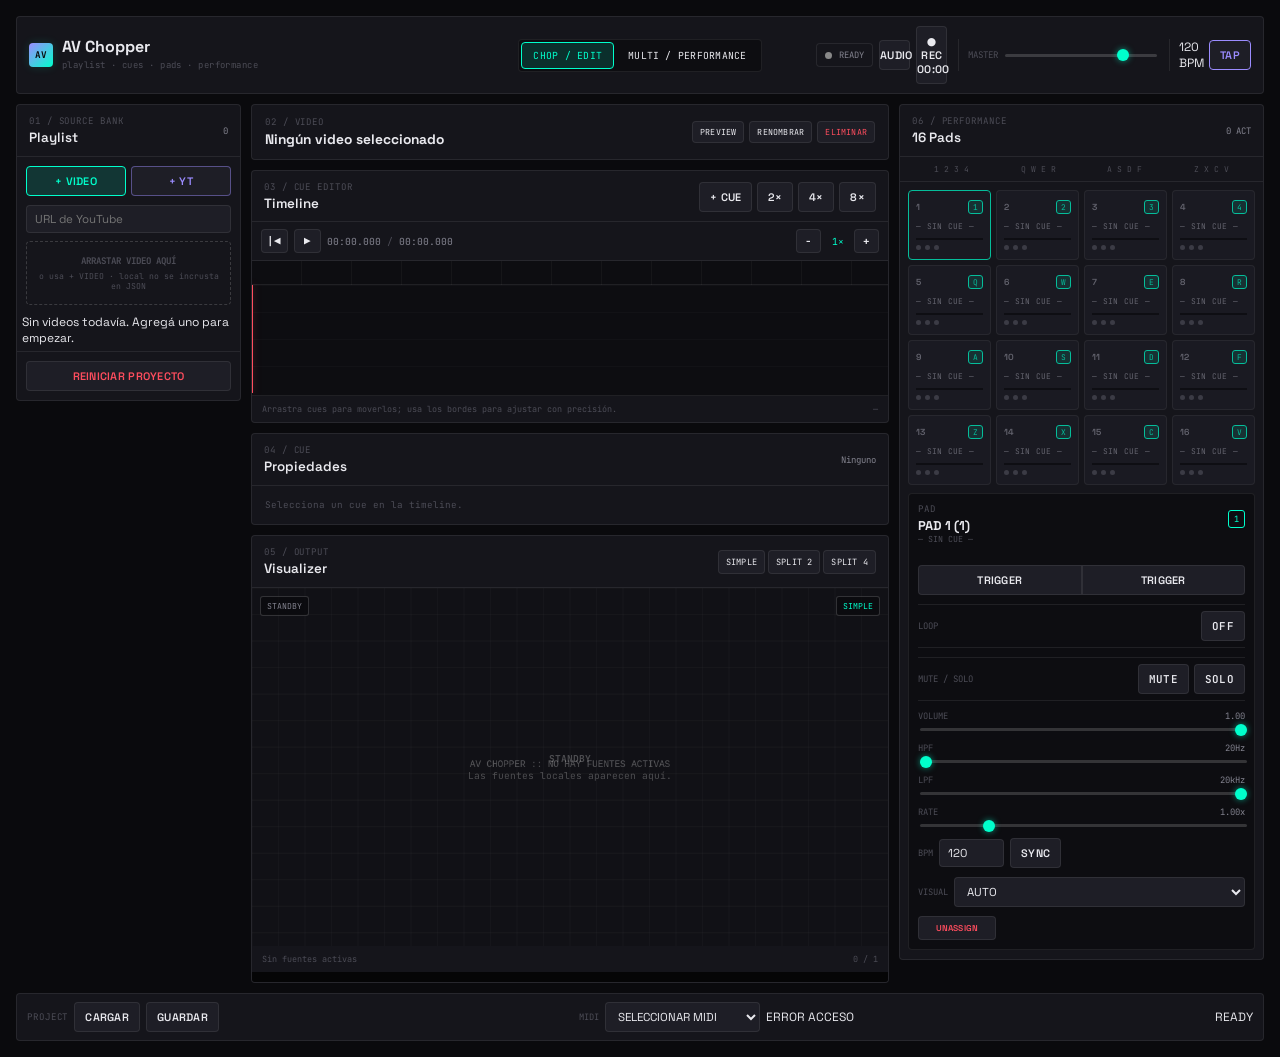
<file: v2/index.html>
<!doctype html>
<html lang="es">
<head>
<meta charset="utf-8">
<meta name="viewport" content="width=device-width, initial-scale=1">
<meta name="theme-color" content="#0a0a0d">
<title>AV Chopper — Audiovisual Instrument</title>
<link rel="preconnect" href="https://fonts.googleapis.com">
<link rel="preconnect" href="https://fonts.gstatic.com" crossorigin>
<link href="https://fonts.googleapis.com/css2?family=Space+Grotesk:wght@400;500;600;700&family=JetBrains+Mono:wght@400;500;600&display=swap" rel="stylesheet">
<link rel="stylesheet" href="style.css">
</head>
<body>
<div class="app">

<header class="app-header">
  <div class="brand">
    <div class="brand-mark">AV</div>
    <div>
      <h1>AV Chopper</h1>
      <p>playlist · cues · pads · performance</p>
    </div>
  </div>

  <div class="mode-switch" aria-label="Modo de trabajo">
    <button id="workModeChopBtn" class="mode-btn is-active" type="button">CHOP / EDIT</button>
    <button id="workModeMultiBtn" class="mode-btn" type="button">MULTI / PERFORMANCE</button>
  </div>

  <div class="transport">
    <span id="statusBadge" class="status-badge"><span id="statusDot"></span><span id="statusText">READY</span></span>
    <button id="audioStartButton" class="transport-btn" type="button" title="Activar audio">AUDIO</button>
    <button id="recordButton" class="transport-btn record-btn" type="button">● REC <span id="recordingTimer">00:00</span></button>
    <div class="bpm-control">
      <label for="masterVolume">MASTER</label>
      <input id="masterVolume" type="range" min="0" max="1" step="0.01" value="0.8" aria-label="Volumen master">
      <span class="bpm-control"><span id="globalBpmValue">120 BPM</span><button id="globalTapButton" type="button">TAP</button></span>
    </div>
  </div>
</header>

<main class="workspace">
  <!-- PLAYLIST -->
  <aside class="panel playlist-panel">
    <div class="panel-header">
      <div><span class="eyebrow">01 / SOURCE BANK</span><h2>Playlist</h2></div>
      <span id="playlistCount" class="count-label">0</span>
    </div>
    <div class="playlist-actions">
      <button id="addLocalVideoButton" class="primary-btn" type="button">+ VIDEO</button>
      <button id="addYoutubeVideoButton" class="secondary-btn" type="button">+ YT</button>
    </div>
    <div class="yt-add-row">
      <input id="youtubeUrlInput" type="text" placeholder="URL de YouTube" aria-label="URL de YouTube">
    </div>
    <div id="videoDropZone" class="drop-zone">
      <strong>ARRASTAR VIDEO AQUÍ</strong>
      <span>o usa + VIDEO · local no se incrusta en JSON</span>
    </div>
    <div id="playlistList" class="video-playlist">
      <div class="empty-state"><span class="empty-icon">＋</span><strong>Sin videos todavía</strong><span>Agrega una fuente para comenzar.</span></div>
    </div>
    <div class="playlist-footer">
      <button id="clearProjectButton" class="danger-btn" type="button">REINICIAR PROYECTO</button>
    </div>
  </aside>

  <!-- EDITOR + VISUALIZER -->
  <section class="editor-column">
    <div class="panel source-header-panel">
      <div class="source-title">
        <span class="eyebrow">02 / VIDEO</span>
        <h2 id="timelineTitle">Ningún video seleccionado</h2>
      </div>
      <div class="source-actions">
        <button id="previewSourceButton" type="button">PREVIEW</button>
        <button id="renameVideoButton" type="button">RENOMBRAR</button>
        <button id="removeVideoButton" class="danger-btn" type="button">ELIMINAR</button>
      </div>
    </div>

    <section class="panel cue-editor-panel">
      <div class="panel-header timeline-header">
        <div><span class="eyebrow">03 / CUE EDITOR</span><h2>Timeline</h2></div>
        <div class="timeline-actions">
          <button id="cueNewButton" type="button">+ CUE</button>
          <button id="cueDivide2" type="button">2×</button>
          <button id="cueDivide4" type="button">4×</button>
          <button id="cueDivide8" type="button">8×</button>
        </div>
      </div>
      <div id="editorPreviewContainer" class="editor-preview-container"></div>
      <div class="timeline-transport">
        <button id="transportGoStart" type="button">|◀</button>
        <button id="transportPlayPause" type="button">▶</button>
        <span id="playheadTimeLabel">00:00.000</span><span class="timeline-separator">/</span><span id="timelineDuration">00:00.000</span>
        <div class="timeline-zoom"><button id="timelineZoomOut" type="button">−</button><span id="timelineZoomLevel">1×</span><button id="timelineZoomIn" type="button">+</button></div>
      </div>
      <div id="timelineViewport" class="timeline-viewport">
        <div id="timelineRuler" class="timeline-ruler"></div>
        <div id="timelineTrack" class="timeline-track">
          <div id="timelineCues" class="cue-layer"></div>
          <div id="timelinePlayhead" class="timeline-playhead"></div>
        </div>
      </div>
      <div class="timeline-footer"><span id="timelineHint">Arrastra cues para moverlos; usa los bordes para ajustar con precisión.</span><span id="timelineStatus" class="status-text">—</span></div>
    </section>

    <section class="panel cue-properties-panel">
      <div class="panel-header">
        <div><span class="eyebrow">04 / CUE</span><h2>Propiedades</h2></div>
        <span id="selectedCueLabel" class="selection-label">Ninguno</span>
      </div>
      <div id="cuePropsEmpty" class="empty-inline">Selecciona un cue en la timeline.</div>
      <div id="cuePropsForm" class="inspector-form" style="display:none">
        <div class="properties-grid">
          <div class="field"><label for="cueNameInput">NOMBRE</label><input id="cueNameInput" type="text"></div>
          <div class="field"><label for="cueStartInput">START</label><input id="cueStartInput" type="text" inputmode="decimal"></div>
          <div class="field"><label for="cueEndInput">END</label><input id="cueEndInput" type="text" inputmode="decimal"></div>
          <div class="field"><label for="cueDurationInput">DURATION</label><input id="cueDurationInput" type="text" inputmode="decimal"></div>
          <div class="field"><label>PAD</label><div id="cuePadAssignGrid" class="pad-assign-grid"></div></div>
          <div class="cue-actions">
            <button id="cuePreviewButton" type="button">PREVIEW</button>
            <button id="cueGoStartButton" type="button">IR INICIO</button>
            <button id="cueGoEndButton" type="button">IR FIN</button>
            <button id="cueDuplicateButton" type="button">DUPLICAR</button>
            <button id="cueSplitButton" type="button">SPLIT</button>
            <button id="cueMergeButton" type="button">MERGE</button>
            <button id="cueDeleteButton" class="danger-btn" type="button">BORRAR</button>
          </div>
        </div>
      </div>
    </section>

    <section class="panel visualizer-panel">
      <div class="panel-header">
        <div><span class="eyebrow">05 / OUTPUT</span><h2>Visualizer</h2></div>
        <div id="visualizerModeButtons" class="visualizer-mode">
          <button data-vis-mode="simple" type="button">SIMPLE</button>
          <button data-vis-mode="split2" type="button">SPLIT 2</button>
          <button data-vis-mode="split4" type="button">SPLIT 4</button>
        </div>
      </div>
      <div id="visualizerViewport" class="visualizer-viewport">
        <canvas id="outputCanvas" width="960" height="540"></canvas>
        <div id="visualizerPlaceholder" class="visualizer-placeholder"><strong>STANDBY</strong><span>Las fuentes locales aparecen aquí.</span></div>
        <div class="visualizer-overlay"><span id="canvasOverlayTag">STANDBY</span><span id="visualizerModeLabel">SIMPLE</span></div>
      </div>
      <div class="visualizer-footer"><span id="visualizerSourceLabel">Sin fuentes activas</span><span id="visualSourceCount">0 / 1</span></div>
      <div id="ytMonitor" class="yt-monitor" aria-label="Monitores YouTube"></div>
    </section>
  </section>

  <!-- PERFORMANCE -->
  <aside class="panel performance-panel">
    <div class="panel-header">
      <div><span class="eyebrow">06 / PERFORMANCE</span><h2>16 Pads</h2></div>
      <span id="activePadCount" class="count-label">0 ACT</span>
    </div>
    <div class="pad-keymap"><span>1 2 3 4</span><span>Q W E R</span><span>A S D F</span><span>Z X C V</span></div>
    <div id="padsGrid" class="pads-grid"></div>
    <section id="padInspector" class="pad-inspector">
      <div class="inspector-header"><div><span class="eyebrow">PAD</span><h3 id="padDetailTitle">PAD 1</h3></div><span id="padKeyLabel" class="pad-key-label">1</span></div>
      <div id="padDetailEmpty" class="empty-inline" style="display:none">Selecciona un pad.</div>
      <div id="padDetailForm" class="inspector-form">
        <div id="padCueLabel" class="inspector-source">— SIN CUE —</div>
        <div class="segmented-control"><button id="padTriggerButton" type="button">TRIGGER</button><button id="padModeButton" type="button">GATE</button></div>
        <div class="inspector-row"><span>LOOP</span><button id="padLoopButton" type="button">OFF</button></div>
        <div class="inspector-row"><span>MUTE / SOLO</span><span><button id="padMuteButton" type="button">MUTE</button> <button id="padSoloButton" type="button">SOLO</button></span></div>
        <div class="field"><label for="padVolumeInput">VOLUME <output id="padVolumeOutput">1.00</output></label><input id="padVolumeInput" type="range" min="0" max="1" step="0.01" value="1"></div>
        <div class="field"><label for="padHPInput">HPF <output id="padHPOutput">20Hz</output></label><input id="padHPInput" type="range" min="0" max="100" step="0.1" value="0"></div>
        <div class="field"><label for="padLPInput">LPF <output id="padLPOutput">20kHz</output></label><input id="padLPInput" type="range" min="0" max="100" step="0.1" value="100"></div>
        <div class="field"><label for="padRateInput">RATE <output id="padRateOutput">1.00x</output></label><input id="padRateInput" type="range" min="0.25" max="4" step="0.01" value="1"></div>
        <div class="control-row"><label for="padBpmInput">BPM</label><input id="padBpmInput" type="number" min="20" max="400" step="1" value="120"><button id="padSyncButton" type="button">SYNC</button></div>
        <div class="control-row"><label for="padVisualSelect">VISUAL</label><select id="padVisualSelect"><option value="auto">AUTO</option><option value="visible">VISIBLE</option><option value="hidden">HIDDEN</option></select></div>
        <div class="inspector-actions"><button id="padUnassignButton" class="danger-btn" type="button">UNASSIGN</button></div>
      </div>
    </section>
  </aside>
</main>

<footer class="app-footer panel">
  <div class="footer-group"><span class="eyebrow">PROJECT</span><button id="loadProjectButton" type="button">CARGAR</button><button id="saveProjectButton" type="button">GUARDAR</button></div>
  <div class="footer-group"><label for="midiInputSelect">MIDI</label><select id="midiInputSelect"><option value="">SELECCIONAR MIDI</option></select><span id="midiStatus">DESCONECTADO</span></div>
  <div class="footer-group"><span id="recordStatus">READY</span></div>
</footer>

<!-- Runtime media containers -->
<div id="videoBank" hidden></div>
<div id="ytPlayersContainer" hidden></div>
<input id="mediaFileInput" type="file" accept="video/*,audio/*" hidden>
<input id="relinkFileInput" type="file" accept="video/*,audio/*" hidden>
<input id="projectFileInput" type="file" accept="application/json" hidden>

<div id="toastRegion" class="toast-region" aria-live="polite"></div>
<div id="modalLayer" class="modal-layer" hidden>
  <div class="modal-backdrop"></div>
  <section id="appModal" class="app-modal" role="dialog" aria-modal="true">
    <header class="modal-header"><h2 id="modalTitle">AV Chopper</h2><button id="modalCloseBtn" type="button">×</button></header>
    <div id="modalContent" class="modal-content"></div>
    <footer class="modal-footer"><button id="modalCancelBtn" type="button">CANCELAR</button><button id="modalConfirmBtn" class="primary-btn" type="button">ACEPTAR</button></footer>
  </section>
</div>

<script src="app.js" defer></script>
</body>
</html>
</file>
<file: v2/style.css>
:root {
  --bg-void:#0a0a0d; --bg-panel:#15151b; --bg-raised:#1e1e26; --bg-raised-hover:#26262f;
  --border:rgba(255,255,255,.08); --border-strong:rgba(255,255,255,.16);
  --text-primary:#e9e9ee; --text-dim:#83838f; --text-faint:#4c4c56;
  --accent:#00ffcc; --accent-dim:rgba(0,255,204,.14); --rec:#ff4d5e; --rec-dim:rgba(255,77,94,.14);
  --warn:#ffb020; --mode:#9b8cff;
  --font-display:"Space Grotesk",system-ui,sans-serif; --font-mono:"JetBrains Mono",ui-monospace,monospace;
  --radius:4px;
}
*{box-sizing:border-box}
html,body{margin:0;min-height:100%;background:var(--bg-void);color:var(--text-primary);font-family:var(--font-display);-webkit-font-smoothing:antialiased}
body{padding:16px;font-size:12px}
button,input,select{font:inherit;color:inherit}
button{cursor:pointer;background:var(--bg-raised);border:1px solid var(--border);color:var(--text-primary);border-radius:var(--radius);padding:7px 10px;font-size:.68rem;font-weight:600;letter-spacing:.025em;transition:background .12s,border-color .12s,color .12s,transform .06s}
button:hover{background:var(--bg-raised-hover);border-color:var(--border-strong)}
button:active{transform:translateY(1px)}
button:disabled{opacity:.35;cursor:not-allowed}
button:focus-visible,input:focus-visible,select:focus-visible{outline:2px solid var(--accent);outline-offset:2px}
input[type=text],input[type=number],select{background:var(--bg-raised);border:1px solid var(--border);border-radius:var(--radius);padding:6px 8px;font-size:.72rem}
input[type=range]{appearance:none;width:100%;height:3px;background:var(--border-strong);border-radius:2px}
input[type=range]::-webkit-slider-thumb{appearance:none;width:12px;height:12px;border:0;border-radius:50%;background:var(--accent);cursor:pointer;box-shadow:0 0 6px rgba(0,255,204,.55)}
input[type=range]::-moz-range-thumb{width:12px;height:12px;border:0;border-radius:50%;background:var(--accent);cursor:pointer}
[hidden]{display:none!important}
.app{width:min(1680px,100%);margin:0 auto}
.panel{background:var(--bg-panel);border:1px solid var(--border);border-radius:var(--radius)}
.app-header{display:grid;grid-template-columns:1fr auto 1fr;align-items:center;gap:16px;padding:9px 12px;margin-bottom:10px;background:var(--bg-panel);border:1px solid var(--border);border-radius:var(--radius)}
.brand{display:flex;align-items:center;gap:9px}.brand-mark{display:grid;place-items:center;width:24px;height:24px;border-radius:4px;background:linear-gradient(135deg,var(--mode),var(--accent));color:#09090b;font:700 .58rem var(--font-mono);box-shadow:0 0 10px rgba(0,255,204,.15)}
.brand h1{margin:0;font-size:1rem;line-height:1;font-weight:700}.brand p{margin:4px 0 0;color:var(--text-faint);font: .56rem var(--font-mono);letter-spacing:.05em}
.mode-switch{display:flex;gap:2px;padding:2px;background:#0d0d11;border:1px solid var(--border);border-radius:var(--radius)}
.mode-btn{background:transparent;border-color:transparent;font:.61rem var(--font-mono);padding:6px 11px}.mode-btn.is-active{background:var(--accent-dim);border-color:var(--accent);color:var(--accent)}
.transport{display:flex;justify-content:flex-end;align-items:center;gap:6px}.transport-btn{width:31px;padding:7px 0}.bpm-control{display:flex;align-items:center;gap:5px;margin-left:5px;padding-left:9px;border-left:1px solid var(--border)}.bpm-control label{color:var(--text-faint);font:.57rem var(--font-mono)}#globalBpmInput{width:60px;text-align:right}.bpm-control button{color:var(--mode);border-color:var(--mode)}
.workspace{display:grid;grid-template-columns:225px minmax(480px,1fr) 365px;gap:10px;align-items:start}.playlist-panel,.performance-panel{min-width:0}.playlist-panel{position:sticky;top:16px}.editor-column{min-width:0}
.panel-header{display:flex;align-items:center;justify-content:space-between;gap:10px;padding:10px 12px;border-bottom:1px solid var(--border)}.panel-header h2{margin:2px 0 0;font-size:.84rem;font-weight:600}.eyebrow{display:block;color:var(--text-faint);font:.57rem var(--font-mono);letter-spacing:.1em;text-transform:uppercase}.count-label,.selection-label{color:var(--text-dim);font:.56rem var(--font-mono)}
.playlist-actions,.timeline-actions,.source-actions,.cue-actions,.inspector-actions{display:flex;gap:5px}.playlist-actions{padding:9px}.playlist-actions button{flex:1}.primary-btn{background:var(--accent-dim);border-color:var(--accent);color:var(--accent)}.secondary-btn{color:var(--mode);border-color:rgba(155,140,255,.45)}.danger-btn{color:var(--rec)}.danger-btn:hover{background:var(--rec-dim);border-color:var(--rec)}
.drop-zone{margin:0 9px 9px;padding:13px 7px;border:1px dashed var(--border-strong);border-radius:var(--radius);text-align:center;color:var(--text-faint);font-family:var(--font-mono);font-size:.57rem}.drop-zone span,.drop-zone strong{display:block}.drop-zone span{margin-top:4px;font-size:.51rem}.drop-zone.dragover{border-color:var(--accent);background:var(--accent-dim);color:var(--accent)}
.video-playlist{display:flex;flex-direction:column;gap:2px;padding:0 5px 5px;max-height:520px;overflow:auto}.video-item{display:grid;grid-template-columns:25px 1fr auto;gap:6px;align-items:center;padding:7px;border:1px solid transparent;border-radius:var(--radius);cursor:pointer}.video-item:hover{background:var(--bg-raised);border-color:var(--border)}.video-item.selected{background:var(--accent-dim);border-color:var(--accent)}.video-item .video-index,.video-item .video-meta{font: .52rem var(--font-mono);color:var(--text-faint)}.video-item .video-name{overflow:hidden;text-overflow:ellipsis;white-space:nowrap;font-size:.66rem}.video-item .video-type{padding:2px 4px;border:1px solid var(--border);border-radius:3px;color:var(--text-dim);font:.48rem var(--font-mono)}
.empty-state{display:flex;flex-direction:column;align-items:center;gap:4px;padding:18px 10px;color:var(--text-faint);font:.58rem var(--font-mono);text-align:center}.empty-state strong{color:var(--text-dim);font-family:var(--font-display)}.empty-icon{font-size:1rem;color:var(--accent)}.playlist-footer{padding:9px;border-top:1px solid var(--border)}.playlist-footer button{width:100%}
.source-header-panel{display:flex;align-items:center;justify-content:space-between;gap:12px;padding:11px 13px;margin-bottom:10px}.source-title{min-width:0}.source-title h2{margin:2px 0 0;font-size:.86rem;white-space:nowrap;overflow:hidden;text-overflow:ellipsis}.source-meta{display:flex;gap:6px;margin-top:4px;color:var(--text-faint);font:.55rem var(--font-mono)}
.cue-editor-panel{margin-bottom:10px}.timeline-header{padding-bottom:9px}.timeline-transport{display:flex;align-items:center;gap:6px;padding:7px 9px;border-bottom:1px solid var(--border);color:var(--text-dim);font:.61rem var(--font-mono)}.timeline-transport button{width:27px;padding:4px 0}.timeline-separator{color:var(--text-faint)}.timeline-zoom{display:flex;align-items:center;gap:4px;margin-left:auto}.timeline-zoom button{width:25px}.timeline-zoom span{min-width:25px;text-align:center;color:var(--accent)}
.timeline-viewport{position:relative;min-height:135px;overflow:auto;background:#0d0d11;border-bottom:1px solid var(--border)}.timeline-ruler{height:24px;min-width:100%;border-bottom:1px solid var(--border);background:repeating-linear-gradient(to right,transparent 0,transparent 49px,rgba(255,255,255,.07) 50px)}.timeline-track{position:relative;height:108px;min-width:100%;background:linear-gradient(rgba(255,255,255,.018) 1px,transparent 1px);background-size:100% 27px}.timeline-playhead{position:absolute;top:0;bottom:0;left:0;width:1px;background:var(--rec);box-shadow:0 0 7px rgba(255,77,94,.55);pointer-events:none}.cue-layer{position:absolute;inset:10px 0}.cue-block{position:absolute;top:17px;height:65px;min-width:5px;background:rgba(0,255,204,.13);border:1px solid rgba(0,255,204,.42);border-radius:3px;cursor:grab;overflow:hidden}.cue-block.selected{background:rgba(0,255,204,.24);border-color:var(--accent);box-shadow:0 0 10px rgba(0,255,204,.12)}.cue-block-label{padding:5px 9px;color:var(--accent);font:.55rem var(--font-mono);white-space:nowrap;overflow:hidden;text-overflow:ellipsis}.cue-handle{position:absolute;top:0;bottom:0;width:5px;background:var(--accent);cursor:ew-resize}.cue-handle-start{left:0}.cue-handle-end{right:0}.timeline-footer,.visualizer-footer{display:flex;justify-content:space-between;gap:8px;padding:7px 10px;color:var(--text-faint);font:.53rem var(--font-mono)}.status-text{color:var(--text-faint)}
.cue-properties-panel{margin-bottom:10px}.empty-inline{padding:13px;color:var(--text-faint);font:.58rem var(--font-mono)}.properties-grid{display:grid;grid-template-columns:1.5fr 1fr 1fr 1fr 1fr;gap:7px;padding:10px}.field{display:flex;flex-direction:column;gap:4px}.field label,.field>label{color:var(--text-faint);font:.55rem var(--font-mono)}.field-wide{grid-column:span 1}.cue-actions{grid-column:1/-1}.cue-actions button{flex:1}
.visualizer-panel{overflow:hidden}.visualizer-mode{display:flex;gap:3px}.visualizer-mode button{padding:5px 7px;font:.54rem var(--font-mono)}.visualizer-mode button.is-active{background:var(--accent-dim);border-color:var(--accent);color:var(--accent)}.visualizer-viewport{position:relative;aspect-ratio:16/9;background:#000;overflow:hidden}.visualizer-viewport canvas{display:block;width:100%;height:100%}.visualizer-placeholder{position:absolute;inset:0;display:grid;place-items:center;align-content:center;gap:4px;color:rgba(255,255,255,.25);font:.6rem var(--font-mono);pointer-events:none}.visualizer-overlay{position:absolute;top:8px;left:8px;right:8px;display:flex;justify-content:space-between;pointer-events:none}.visualizer-overlay span{padding:4px 6px;background:rgba(10,10,13,.72);border:1px solid var(--border-strong);border-radius:3px;color:var(--text-dim);font:.51rem var(--font-mono)}#visualizerModeLabel{color:var(--accent)}
.performance-panel{padding-bottom:9px}.pad-keymap{display:flex;justify-content:space-around;padding:7px 8px;color:var(--text-faint);font:.5rem var(--font-mono);border-bottom:1px solid var(--border)}.pads-grid{display:grid;grid-template-columns:repeat(4,minmax(0,1fr));gap:5px;padding:8px}.pad-card{min-height:68px;padding:7px;background:var(--bg-raised);border:1px solid var(--border);border-radius:var(--radius);cursor:pointer}.pad-card:hover{border-color:var(--border-strong)}.pad-card.selected{border-color:var(--accent)}.pad-card.playing{background:var(--bg-raised-hover);border-color:var(--accent);box-shadow:inset 0 0 0 1px var(--accent),0 0 12px rgba(0,255,204,.1)}.pad-header{display:flex;justify-content:space-between;gap:4px}.pad-number{color:var(--text-dim);font-size:.56rem}.pad-key-badge{padding:1px 4px;border:1px solid var(--accent);border-radius:3px;color:var(--accent);background:var(--accent-dim);font:.49rem var(--font-mono)}.pad-cue-name{margin-top:8px;overflow:hidden;text-overflow:ellipsis;white-space:nowrap;color:var(--text-dim);font:.51rem var(--font-mono)}.pad-meter-bar{height:2px;margin-top:7px;background:#0d0d11;overflow:hidden}.pad-meter-progress{width:0;height:100%;background:var(--accent);transition:width .08s linear}.pad-status{margin-top:5px;color:var(--text-faint);font:.47rem var(--font-mono)}
.pad-inspector{margin:0 8px;padding:9px;background:#0d0d11;border:1px solid var(--border);border-radius:var(--radius)}.inspector-header{display:flex;justify-content:space-between;align-items:center}.inspector-header h3{margin:2px 0 0;font-size:.8rem}.pad-key-label{padding:2px 5px;border:1px solid var(--accent);color:var(--accent);border-radius:3px;font:.54rem var(--font-mono)}.inspector-form{display:flex;flex-direction:column;gap:9px}.inspector-source{display:flex;gap:5px;color:var(--text-faint);font:.52rem var(--font-mono)}.segmented-control{display:grid;grid-template-columns:1fr 1fr}.segmented-control button{border-radius:0}.segmented-control button:first-child{border-radius:var(--radius) 0 0 var(--radius)}.segmented-control button:last-child{border-radius:0 var(--radius) var(--radius) 0}.segmented-control .is-active{background:var(--accent-dim);border-color:var(--accent);color:var(--accent)}.inspector-row{display:flex;justify-content:space-between;align-items:center;padding:6px 0;border-top:1px solid var(--border);border-bottom:1px solid var(--border);color:var(--text-faint);font:.56rem var(--font-mono)}.inspector-row input{accent-color:var(--accent)}.field label{display:flex;justify-content:space-between;gap:6px}.field output{color:var(--text-dim);font-family:var(--font-mono)}.inspector-actions{display:grid;grid-template-columns:repeat(4,1fr)}.inspector-actions button{padding:6px 2px;font-size:.53rem}
.app-footer{display:flex;align-items:center;justify-content:space-between;gap:12px;margin-top:10px;padding:8px 10px;flex-wrap:wrap}.footer-group{display:flex;align-items:center;gap:6px}.footer-group label{color:var(--text-faint);font:.55rem var(--font-mono)}.footer-group select{width:155px}.footer-group output{color:var(--text-dim);font:.54rem var(--font-mono)}.record-btn.recording{background:var(--rec-dim);border-color:var(--rec);color:var(--rec);animation:rec-pulse 1.4s ease-in-out infinite}
.toast-region{position:fixed;right:16px;bottom:16px;display:flex;flex-direction:column;gap:5px;z-index:50}.toast{padding:8px 10px;background:var(--bg-raised);border:1px solid var(--border-strong);border-radius:var(--radius);color:var(--text-dim);font:.58rem var(--font-mono);box-shadow:0 8px 25px rgba(0,0,0,.35)}
.modal-layer{position:fixed;inset:0;z-index:100}.modal-backdrop{position:absolute;inset:0;background:rgba(0,0,0,.65)}.app-modal{position:relative;width:min(520px,calc(100% - 30px));margin:10vh auto;background:var(--bg-panel);border:1px solid var(--border-strong);border-radius:var(--radius);box-shadow:0 20px 60px rgba(0,0,0,.5)}.modal-header,.modal-footer{display:flex;align-items:center;justify-content:space-between;padding:9px 12px;border-bottom:1px solid var(--border)}.modal-header h2{margin:0;font-size:.8rem}.modal-content{padding:14px}.modal-footer{border-top:1px solid var(--border);border-bottom:0;justify-content:flex-end}
@media(max-width:1250px){.workspace{grid-template-columns:200px minmax(420px,1fr) 330px}.properties-grid{grid-template-columns:repeat(3,1fr)}}
@media(max-width:1020px){.app-header{grid-template-columns:1fr}.transport{justify-content:flex-start}.workspace{grid-template-columns:190px 1fr}.performance-panel{grid-column:1/-1}.pads-grid{grid-template-columns:repeat(8,1fr)}}
@media(max-width:760px){body{padding:9px}.workspace{grid-template-columns:1fr}.playlist-panel{position:static}.pads-grid{grid-template-columns:repeat(4,1fr)}.properties-grid{grid-template-columns:1fr 1fr}.source-header{align-items:flex-start;flex-direction:column}.timeline-actions{flex-wrap:wrap}.app-footer{align-items:flex-start;flex-direction:column}}
@media(prefers-reduced-motion:reduce){.record-btn.recording{animation:none}}

/* ============================================================
   V3 RUNTIME CLASSES — generated by app.js
   ============================================================ */
.status-badge{display:flex;align-items:center;gap:7px;padding:5px 8px;background:var(--bg-panel);border:1px solid var(--border);border-radius:var(--radius);font: .55rem var(--font-mono);color:var(--text-dim)}
#statusDot{width:7px;height:7px;border-radius:50%;background:var(--text-faint);flex:0 0 auto}
.mode-btn.active{background:var(--accent-dim);border-color:var(--accent);color:var(--accent)}
.record-btn.recording{background:var(--rec-dim);border-color:var(--rec);color:var(--rec);animation:rec-pulse 1.4s ease-in-out infinite}
@keyframes rec-pulse{0%,100%{box-shadow:0 0 0 rgba(255,77,94,0)}50%{box-shadow:0 0 10px rgba(255,77,94,.5)}}
.yt-add-row{padding:0 9px 8px}.yt-add-row input{width:100%}
.playlist-row{display:grid;grid-template-columns:minmax(0,1fr) auto;gap:5px;align-items:center;padding:7px;border:1px solid transparent;border-radius:var(--radius)}
.playlist-row:hover{background:var(--bg-raised);border-color:var(--border)}.playlist-row.selected{background:var(--accent-dim);border-color:var(--accent)}
.playlist-row-main{min-width:0;cursor:pointer}.playlist-row-name{overflow:hidden;text-overflow:ellipsis;white-space:nowrap;font-size:.65rem}.playlist-row-meta{margin-top:3px;color:var(--text-faint);font:.48rem var(--font-mono);white-space:nowrap;overflow:hidden;text-overflow:ellipsis}.playlist-row-actions{display:flex;gap:3px}.btn-xs{padding:4px 6px;font:.48rem var(--font-mono)}
.source-actions{flex-shrink:0}.source-actions button{padding:5px 7px;font:.52rem var(--font-mono)}
.pad-tile{appearance:none;width:100%;min-width:0;min-height:70px;text-align:left;padding:7px;background:var(--bg-raised);border:1px solid var(--border);border-radius:var(--radius);cursor:pointer}.pad-tile:hover{border-color:var(--border-strong)}.pad-tile.selected{border-color:var(--accent)}.pad-tile.playing{background:var(--bg-raised-hover);border-color:var(--accent);box-shadow:inset 0 0 0 1px var(--accent),0 0 12px rgba(0,255,204,.1)}.pad-tile.empty{opacity:.72}
.pad-tile-top{display:flex;justify-content:space-between;align-items:center}.pad-tile-num{color:var(--text-dim);font-size:.55rem}.pad-tile-key{padding:1px 4px;border:1px solid var(--accent);border-radius:3px;color:var(--accent);background:var(--accent-dim);font:.49rem var(--font-mono)}.pad-tile-label{margin-top:7px;overflow:hidden;text-overflow:ellipsis;white-space:nowrap;color:var(--text-dim);font:.49rem var(--font-mono)}.pad-tile-meter{height:2px;margin-top:7px;background:#0d0d11;overflow:hidden}.pad-tile-meter-fill{width:0;height:100%;background:var(--accent)}.pad-tile-dots{display:flex;gap:4px;margin-top:5px}.dot{width:5px;height:5px;border-radius:50%;background:var(--text-faint)}.dot.active{background:var(--accent)}.dot-mute.active{background:var(--rec)}.dot-solo.active{background:var(--warn)}.dot-mode.active{background:var(--mode)}
.pad-assign-grid{display:grid;grid-template-columns:repeat(8,1fr);gap:3px}.pad-assign-btn{padding:4px 2px;font:.5rem var(--font-mono)}.pad-assign-btn.assigned{background:var(--accent-dim);border-color:var(--accent);color:var(--accent)}.pad-assign-btn.occupied{border-color:rgba(155,140,255,.45);color:var(--mode)}
.inspector-source{min-height:22px}.control-row{display:flex;align-items:center;gap:6px}.control-row label{color:var(--text-faint);font:.55rem var(--font-mono)}.control-row input[type=number]{width:65px}.control-row select{flex:1}
.yt-monitor{display:flex;gap:5px;padding:5px;background:#050506;overflow:auto}.yt-monitor-item{position:relative;flex:0 0 220px;aspect-ratio:16/9;background:#111}.yt-monitor-frame{position:absolute;inset:18px 0 0}.yt-monitor-label{position:absolute;z-index:2;top:0;left:0;right:0;padding:3px 5px;background:#111;color:var(--accent);font:.48rem var(--font-mono)}
@media(prefers-reduced-motion:reduce){.record-btn.recording{animation:none}}

.editor-preview-container{position:relative;height:150px;background:#000;border-bottom:1px solid var(--border);overflow:hidden}.editor-preview-container:empty{display:none}.editor-preview-container video{display:block;width:100%;height:100%;object-fit:contain}
</file>
